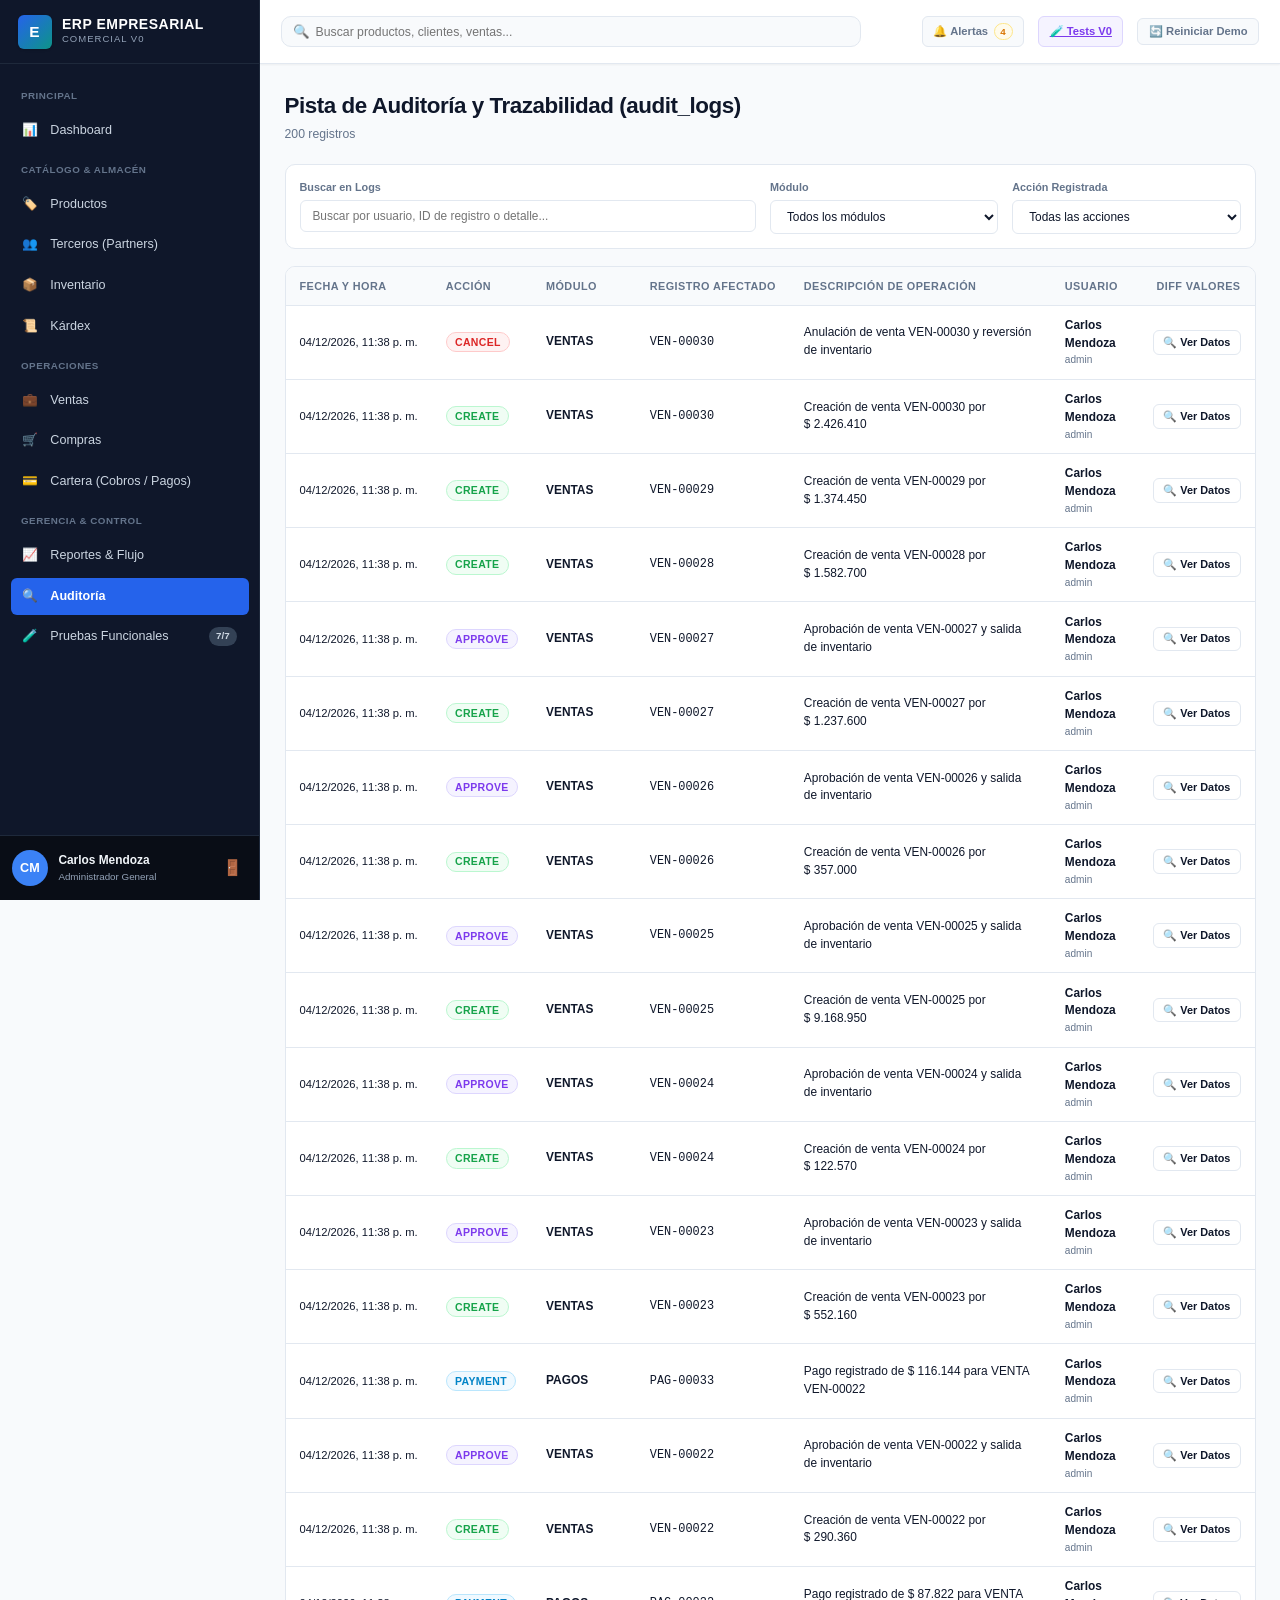
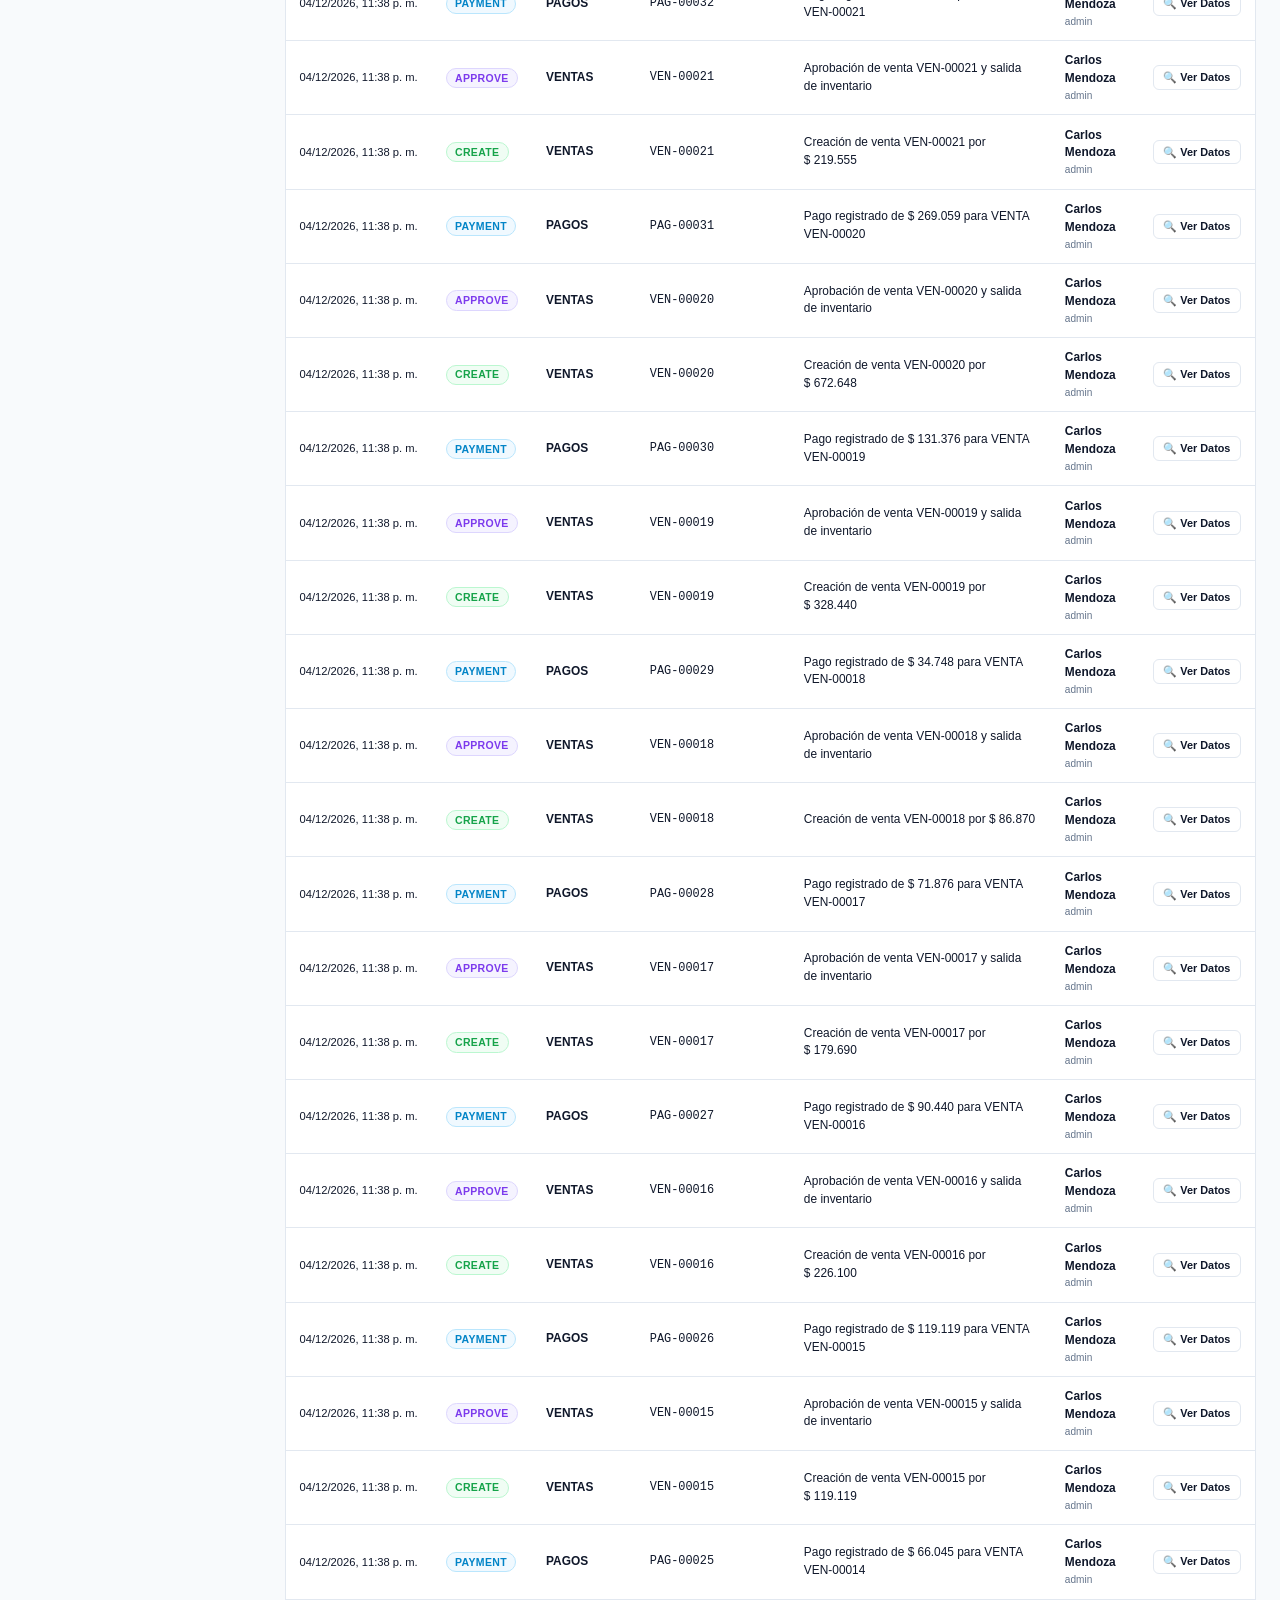
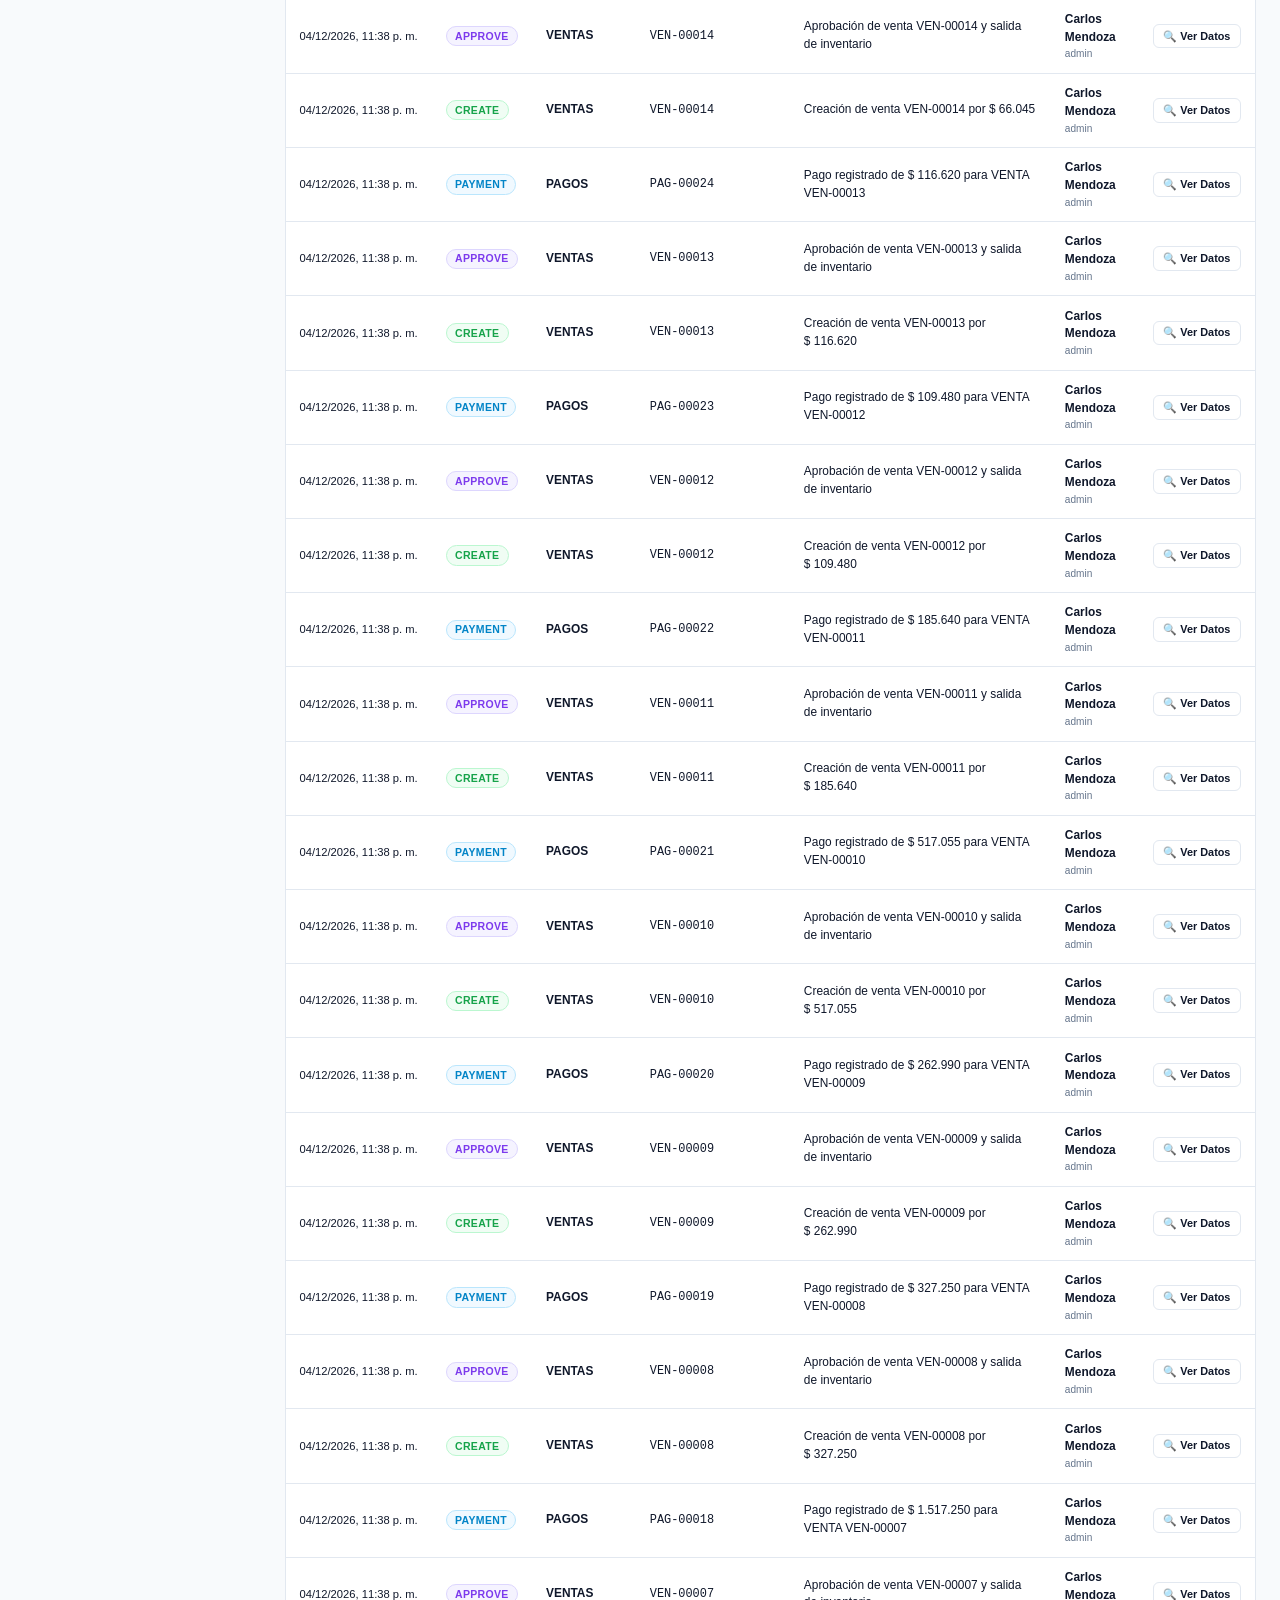
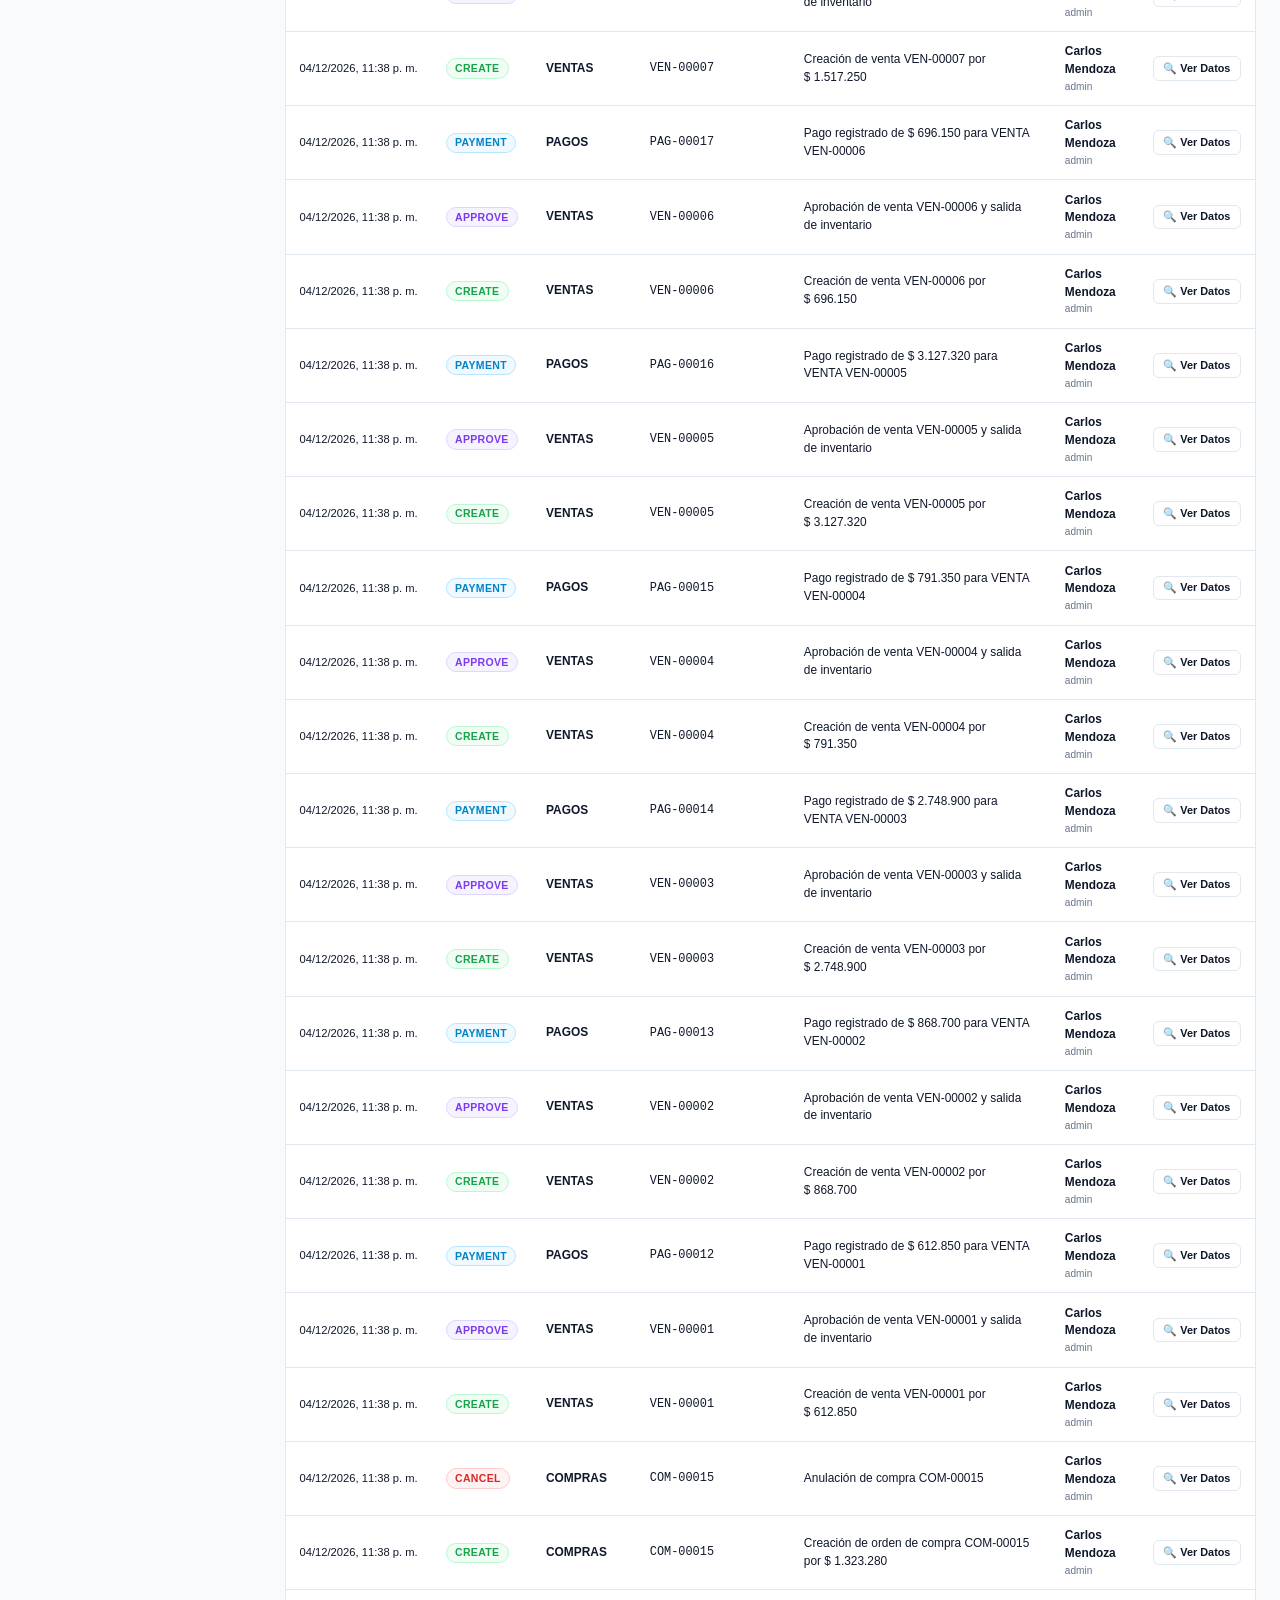
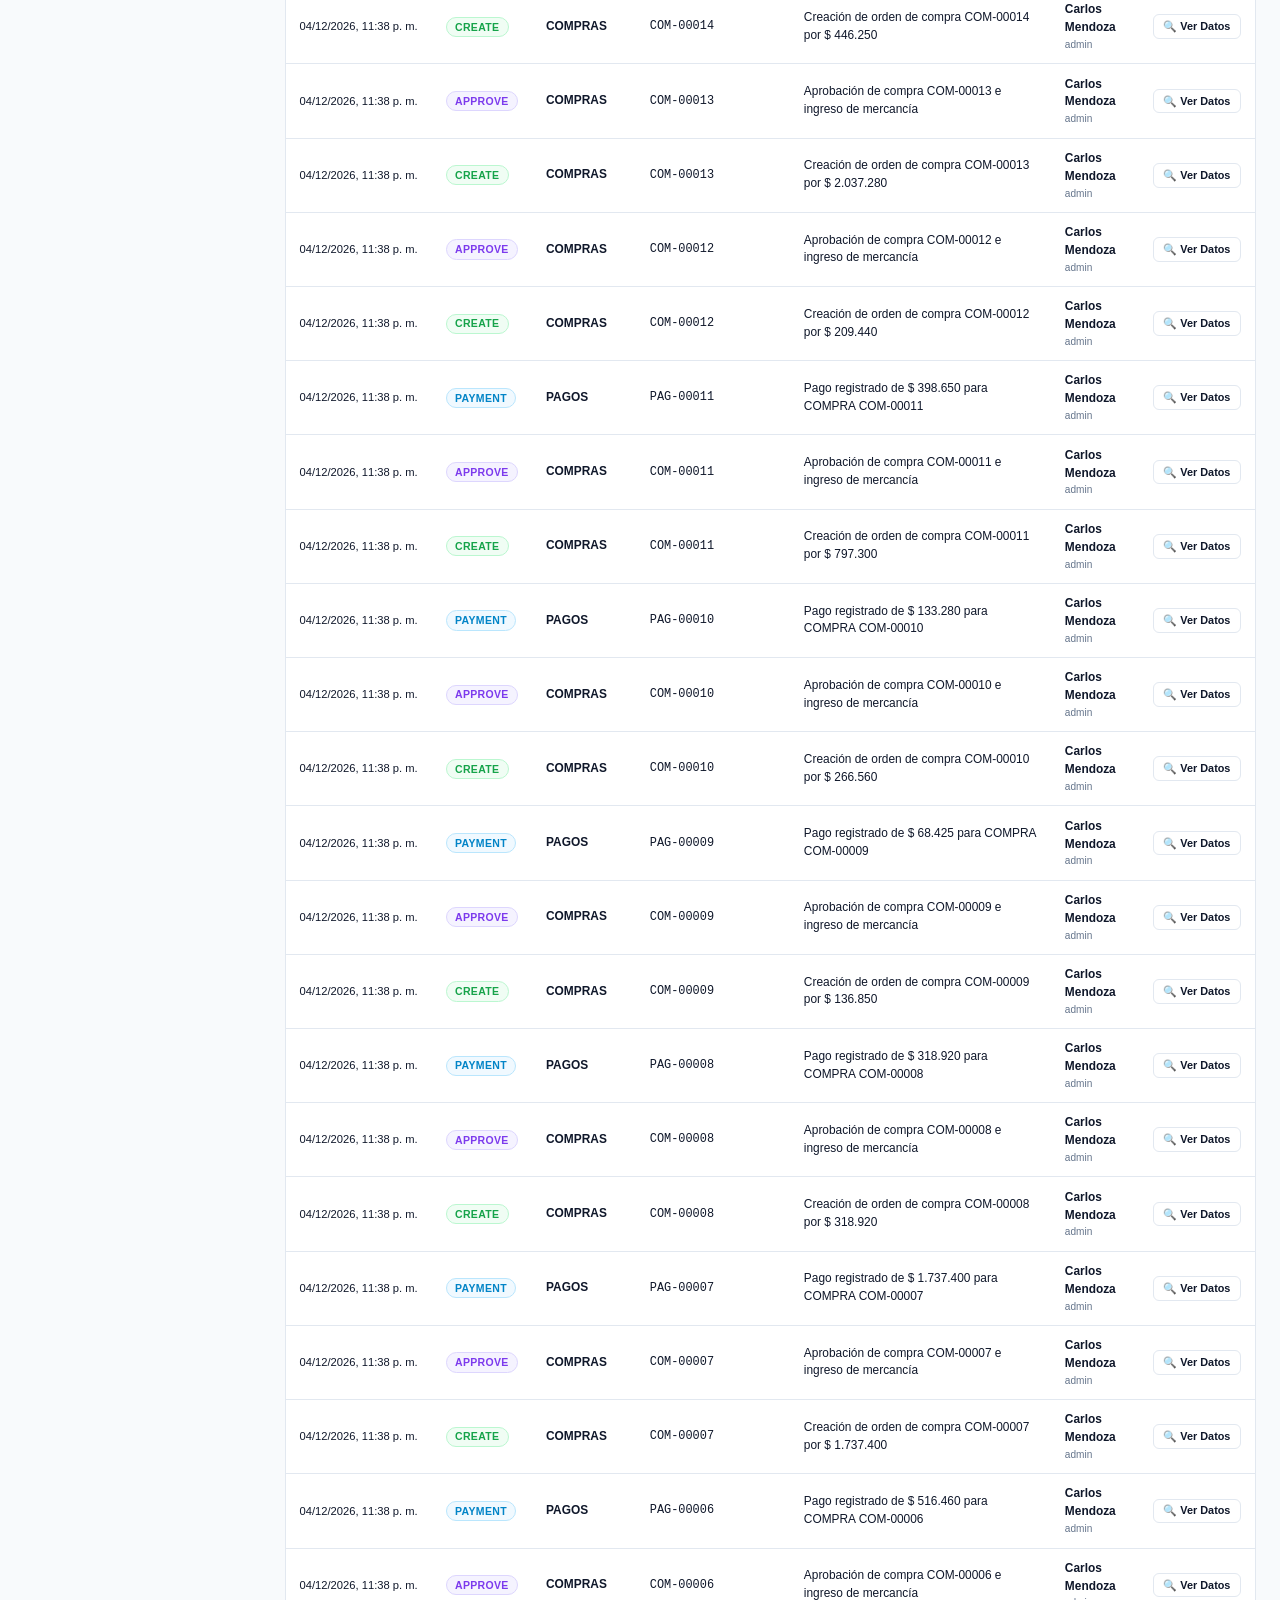
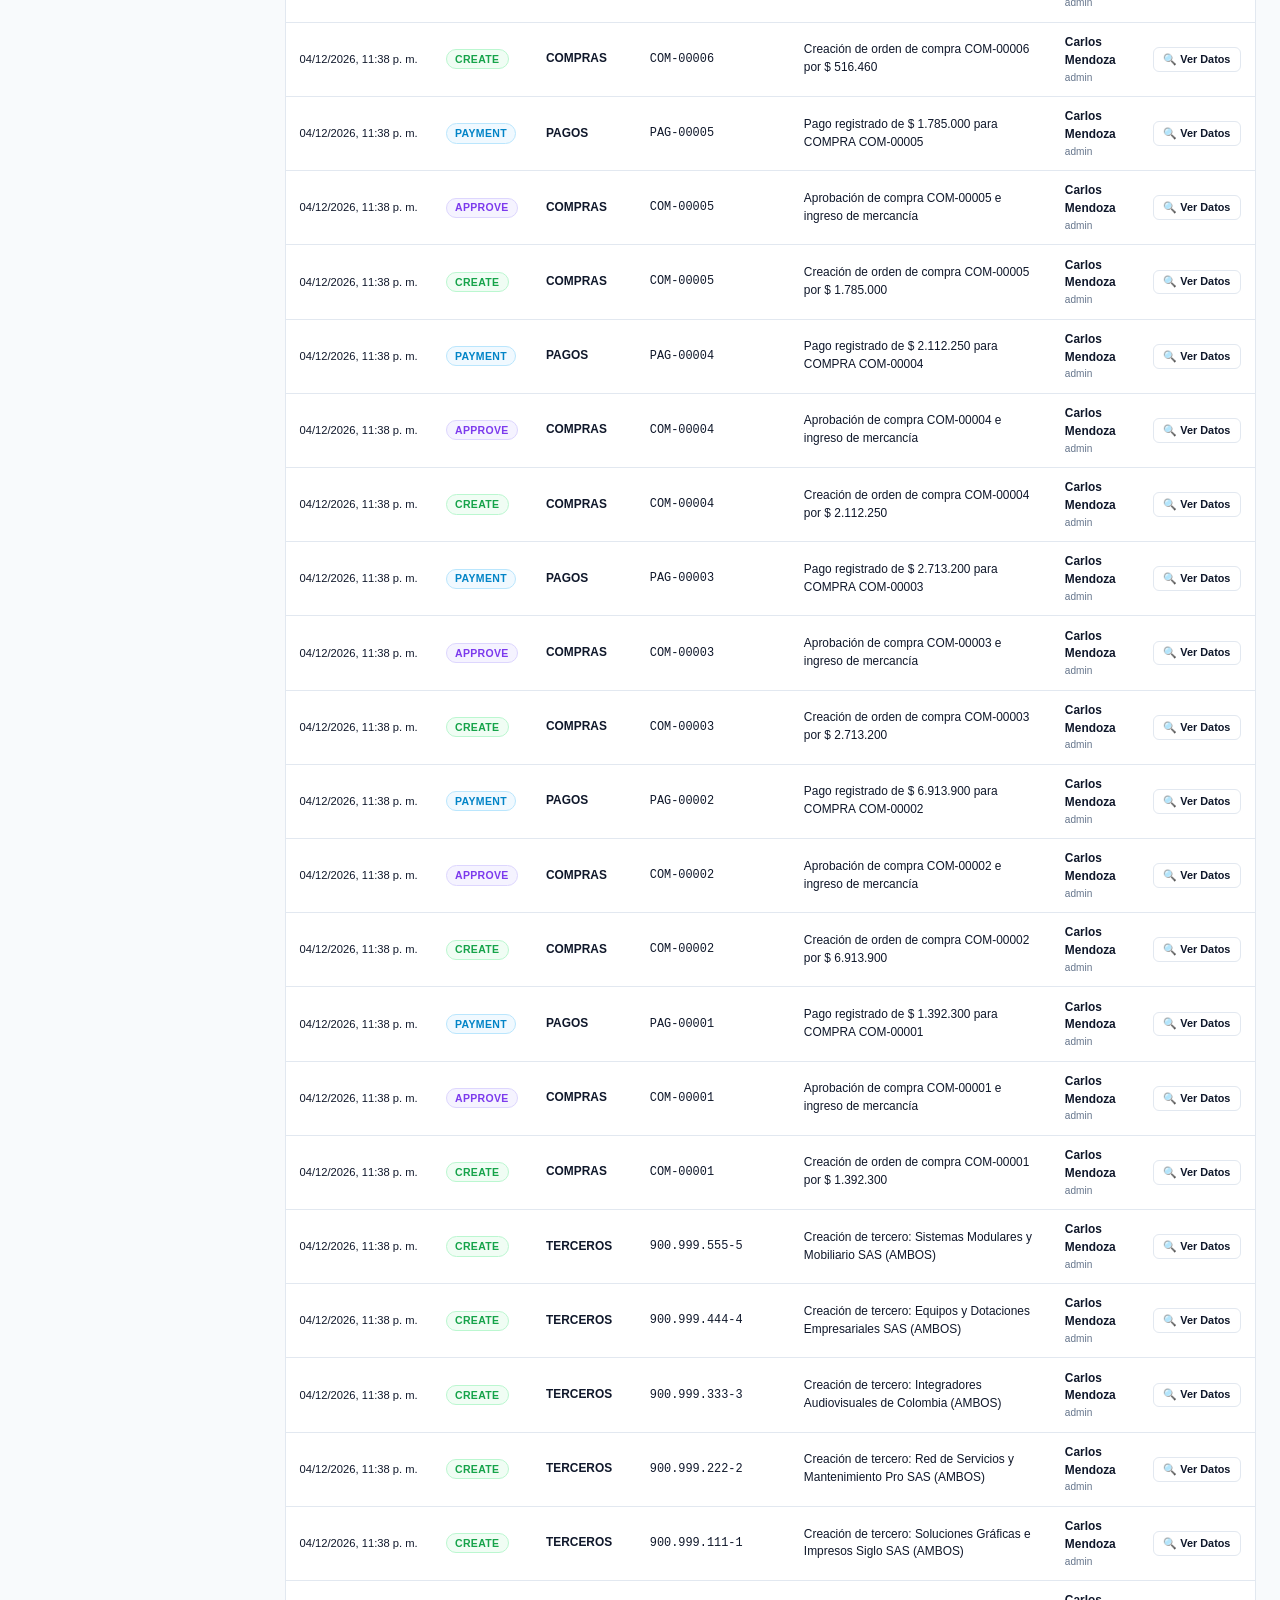
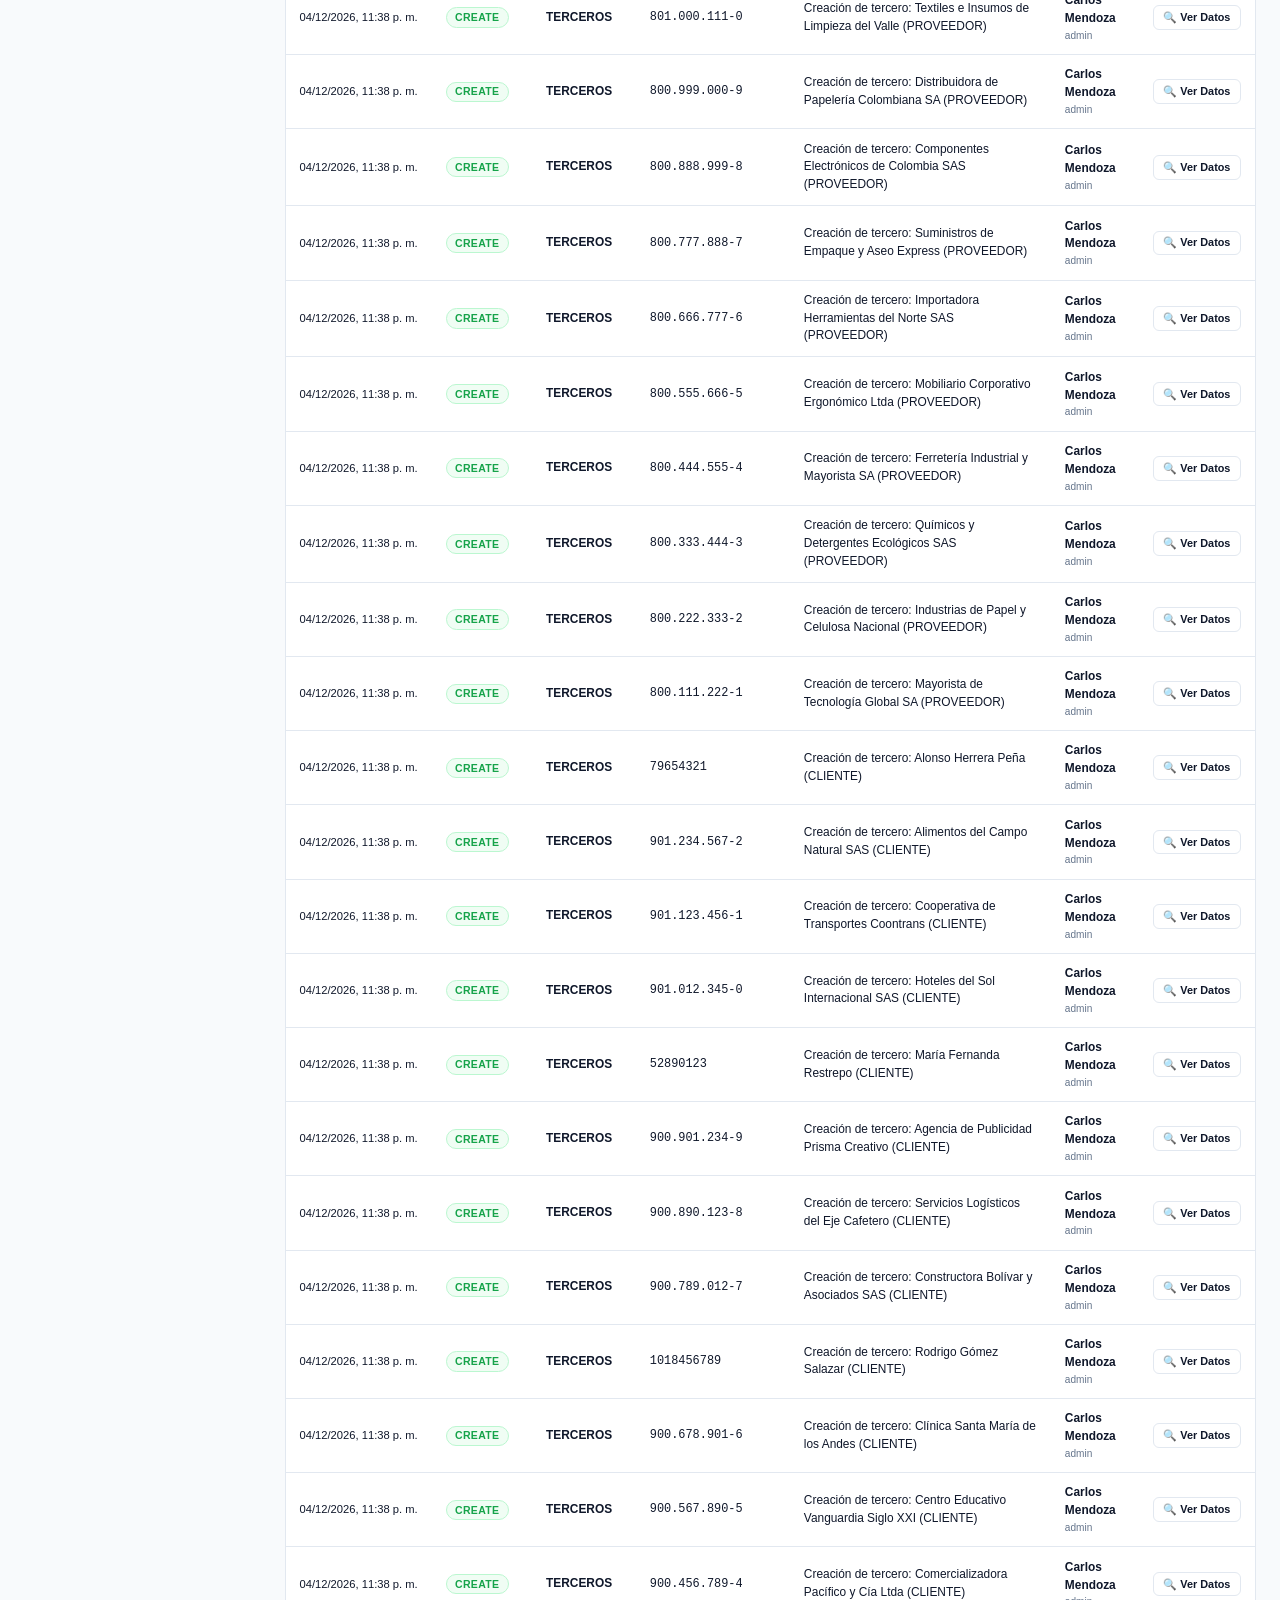
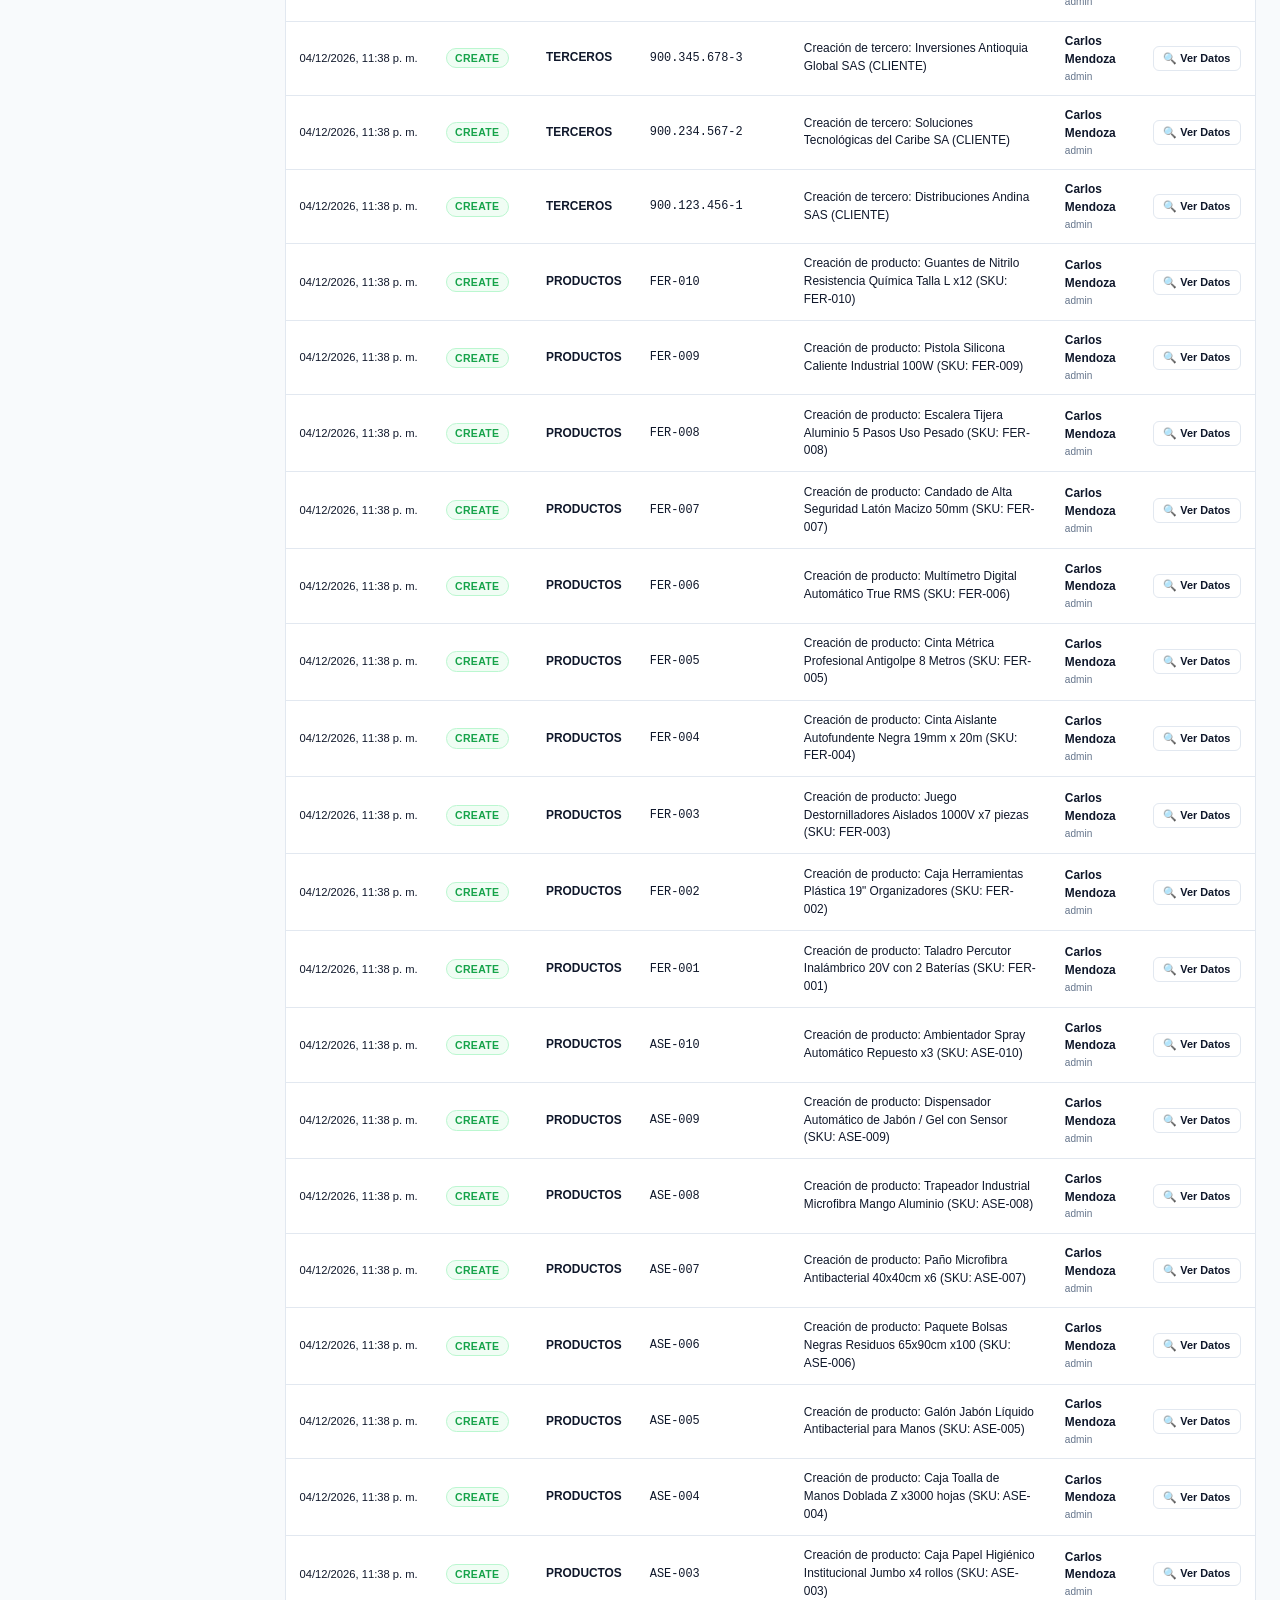
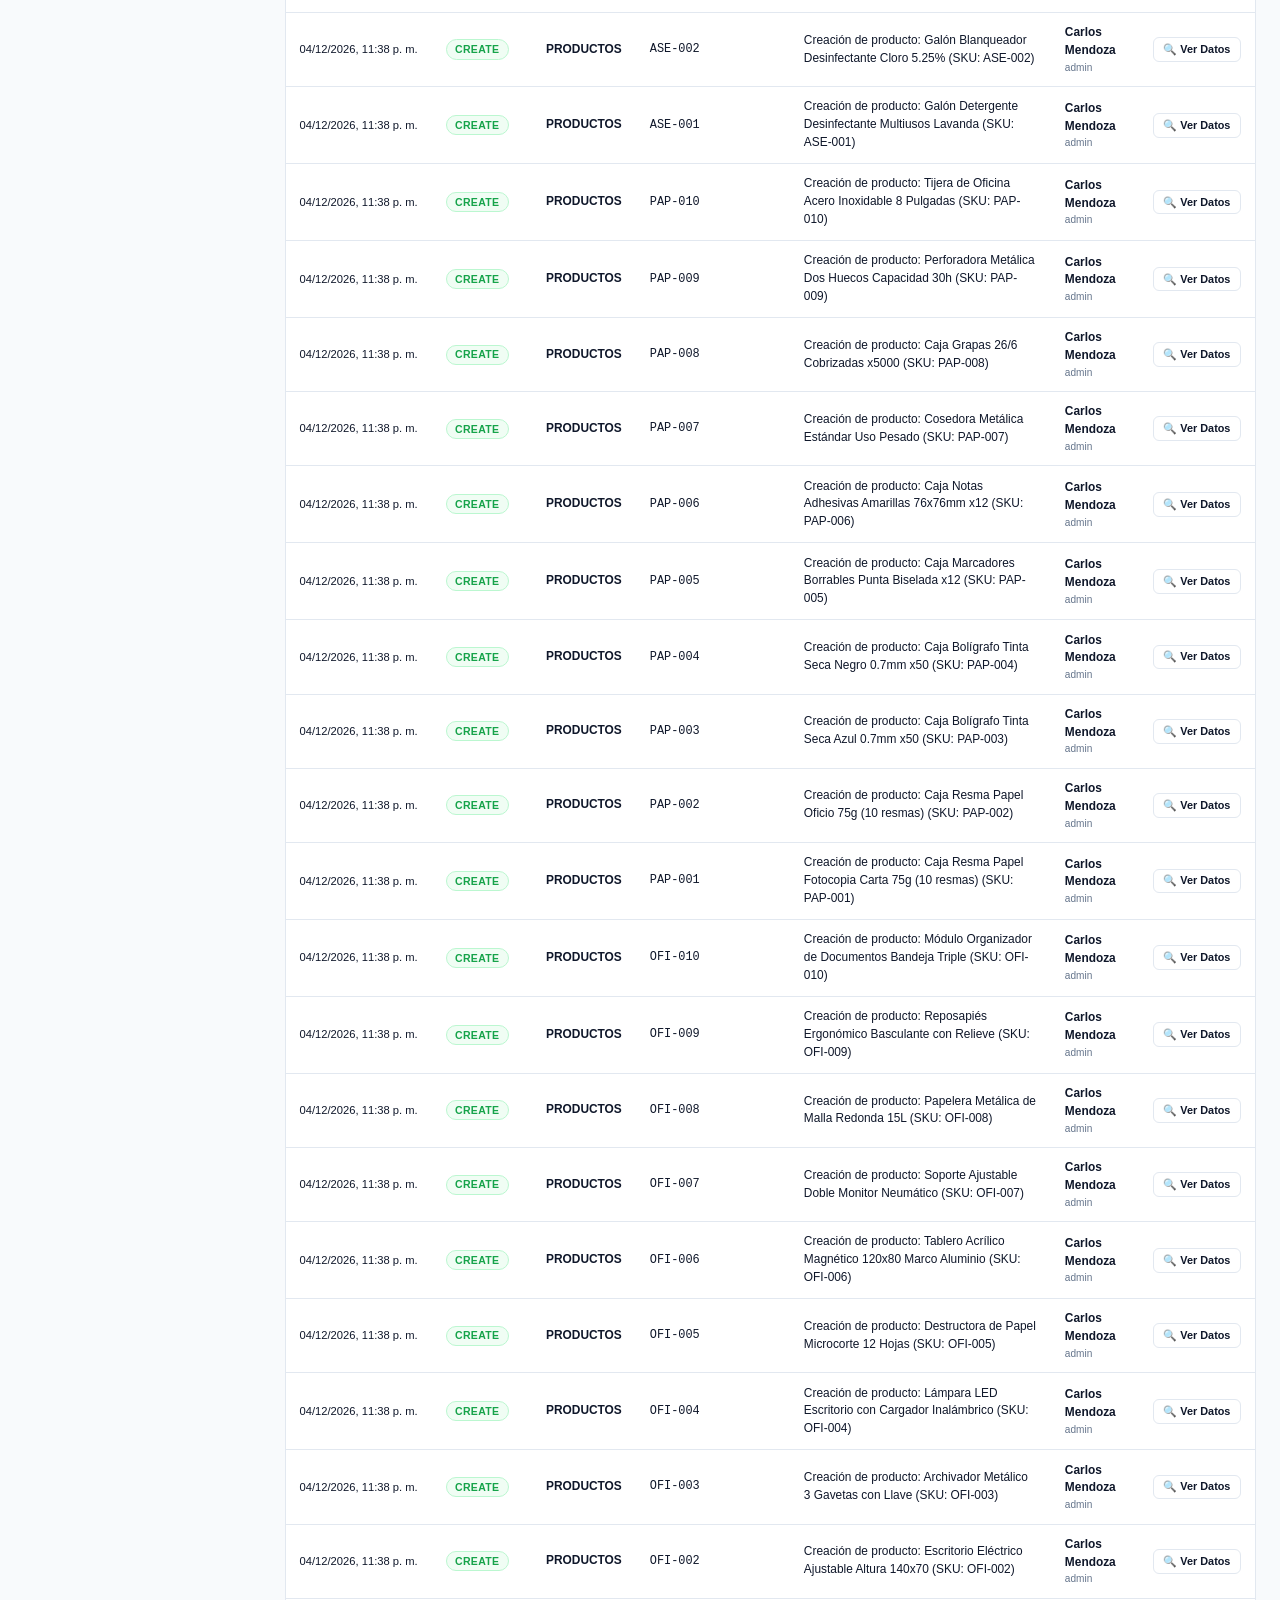
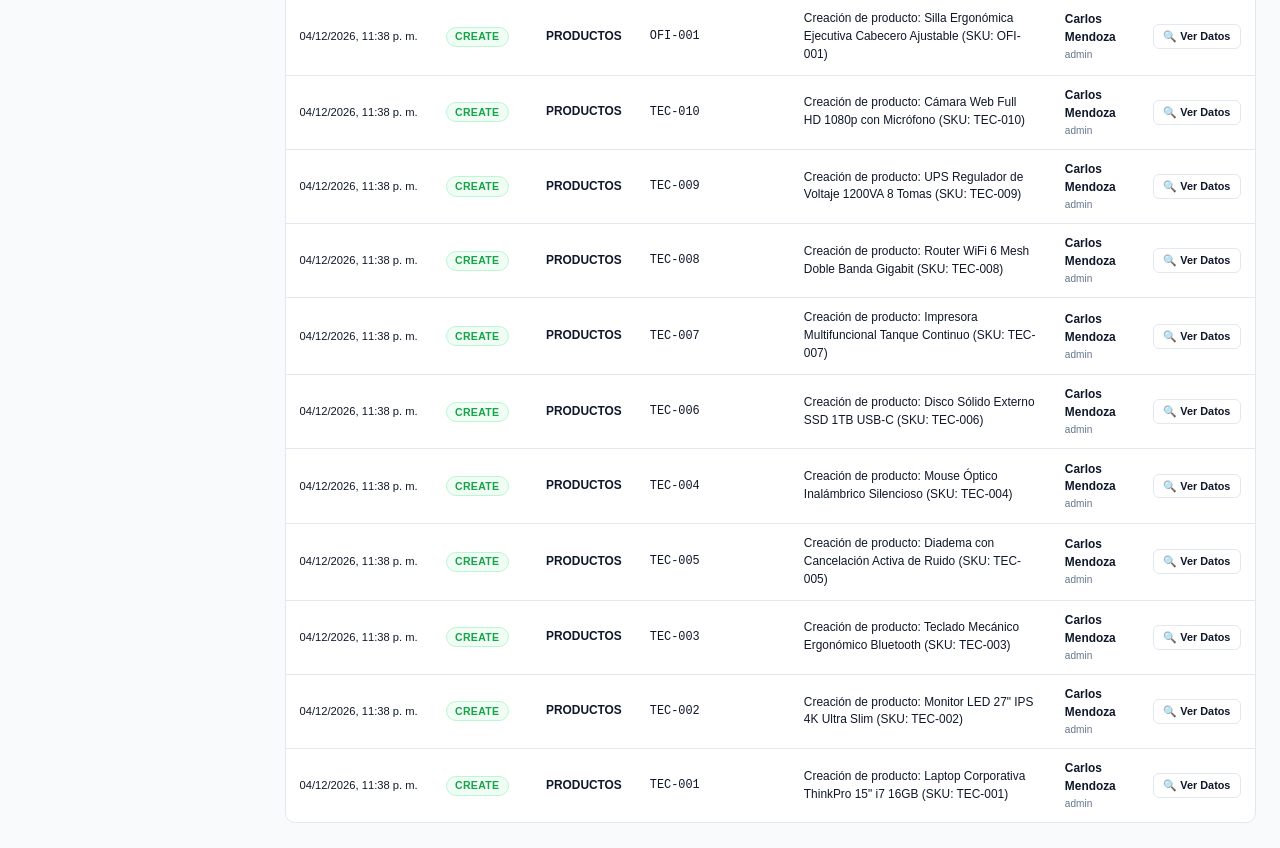
<file: erp-v0/auditoria.html>
<!DOCTYPE html>
<html lang="es">
<head>
  <meta charset="UTF-8" />
  <meta name="viewport" content="width=device-width, initial-scale=1.0" />
  <title>Pista de Auditoría — ERP Empresarial V0</title>
  <link rel="stylesheet" href="css/styles.css" />
  <link rel="stylesheet" href="css/responsive.css" />
  <link rel="stylesheet" href="css/print.css" />
</head>
<body>
  <div class="app-layout">
    <!-- SIDEBAR -->
    <aside class="sidebar">
      <div class="sidebar-header">
        <a href="index.html" class="brand-logo">
          <div class="brand-icon">E</div>
          <div class="brand-text">
            <span class="brand-title">ERP EMPRESARIAL</span>
            <span class="brand-subtitle">COMERCIAL V0</span>
          </div>
        </a>
      </div>

      <nav class="sidebar-nav">
        <div class="nav-section-title">Principal</div>
        <a href="index.html" class="nav-link">
          <span>📊</span>
          <span>Dashboard</span>
        </a>

        <div class="nav-section-title">Catálogo & Almacén</div>
        <a href="productos.html" class="nav-link" data-permission="productos">
          <span>🏷️</span>
          <span>Productos</span>
        </a>
        <a href="terceros.html" class="nav-link" data-permission="clientes">
          <span>👥</span>
          <span>Terceros (Partners)</span>
        </a>
        <a href="inventario.html" class="nav-link" data-permission="inventario">
          <span>📦</span>
          <span>Inventario</span>
        </a>
        <a href="kardex.html" class="nav-link" data-permission="kardex">
          <span>📜</span>
          <span>Kárdex</span>
        </a>

        <div class="nav-section-title">Operaciones</div>
        <a href="ventas.html" class="nav-link" data-permission="ventas">
          <span>💼</span>
          <span>Ventas</span>
        </a>
        <a href="compras.html" class="nav-link" data-permission="compras">
          <span>🛒</span>
          <span>Compras</span>
        </a>
        <a href="cartera.html" class="nav-link" data-permission="cartera">
          <span>💳</span>
          <span>Cartera (Cobros / Pagos)</span>
        </a>

        <div class="nav-section-title">Gerencia & Control</div>
        <a href="reportes.html" class="nav-link" data-permission="reportes">
          <span>📈</span>
          <span>Reportes & Flujo</span>
        </a>
        <a href="auditoria.html" class="nav-link active">
          <span>🔍</span>
          <span>Auditoría</span>
        </a>
        <a href="pruebas.html" class="nav-link">
          <span>🧪</span>
          <span>Pruebas Funcionales</span>
          <span class="nav-badge">7/7</span>
        </a>
      </nav>

      <div class="sidebar-footer">
        <div class="user-profile-badge">
          <div class="user-avatar">AD</div>
          <div class="user-info">
            <span class="user-name">Administrador</span>
            <span class="user-role-tag">admin</span>
          </div>
        </div>
        <button type="button" class="btn-logout" title="Cerrar sesión">🚪</button>
      </div>
    </aside>

    <!-- MAIN CONTENT -->
    <div class="main-wrapper">
      <header class="top-navbar">
        <div class="nav-left">
          <button type="button" class="sidebar-toggle-btn">☰</button>
          <div class="search-container">
            <div class="search-input-wrapper">
              <span class="search-icon">🔍</span>
              <input type="text" id="global-search-input" class="global-search-input" placeholder="Buscar productos, clientes, ventas..." />
            </div>
            <div id="search-results-dropdown" class="search-results-dropdown"></div>
          </div>
        </div>
        <div class="nav-right">
          <button type="button" id="btn-system-notifications" class="topbar-badge-btn">
            🔔 Alertas
            <span id="notif-badge-count" class="badge badge-warning" style="display: none; padding: 0.1rem 0.4rem; font-size: 0.7rem;">0</span>
          </button>
          <a href="pruebas.html" class="topbar-badge-btn btn-test-runner">🧪 Tests V0</a>
          <button type="button" class="topbar-badge-btn" onclick="resetSystemData()">🔄 Reiniciar Demo</button>
        </div>
      </header>

      <main class="page-content">
        <div class="page-header">
          <div class="page-title-group">
            <h1>Pista de Auditoría y Trazabilidad (audit_logs)</h1>
            <p id="audit-count">Registro estricto de eventos, cambios de estado y mutación de datos.</p>
          </div>
        </div>

        <!-- FILTERS -->
        <div class="toolbar-grid" style="grid-template-columns: 2fr 1fr 1fr;">
          <div class="filter-group">
            <label for="audit-search">Buscar en Logs</label>
            <input type="text" id="audit-search" class="form-control" placeholder="Buscar por usuario, ID de registro o detalle..." />
          </div>
          <div class="filter-group">
            <label for="audit-module">Módulo</label>
            <select id="audit-module" class="form-select">
              <option value="">Todos los módulos</option>
              <option value="PRODUCTOS">Productos</option>
              <option value="TERCEROS">Terceros</option>
              <option value="VENTAS">Ventas</option>
              <option value="COMPRAS">Compras</option>
              <option value="INVENTARIO">Inventario</option>
              <option value="PAGOS">Pagos</option>
            </select>
          </div>
          <div class="filter-group">
            <label for="audit-action">Acción Registrada</label>
            <select id="audit-action" class="form-select">
              <option value="">Todas las acciones</option>
              <option value="CREATE">CREATE</option>
              <option value="UPDATE">UPDATE</option>
              <option value="APPROVE">APPROVE</option>
              <option value="CANCEL">CANCEL</option>
              <option value="PAYMENT">PAYMENT</option>
              <option value="DELETE">DELETE</option>
            </select>
          </div>
        </div>

        <!-- TABLE -->
        <div class="table-responsive">
          <table class="table">
            <thead>
              <tr>
                <th>Fecha y Hora</th>
                <th>Acción</th>
                <th>Módulo</th>
                <th>Registro Afectado</th>
                <th>Descripción de Operación</th>
                <th>Usuario</th>
                <th style="text-align: right;">Diff Valores</th>
              </tr>
            </thead>
            <tbody id="audit-table-body">
              <!-- Loaded by auditoria.js -->
            </tbody>
          </table>
        </div>
      </main>
    </div>
  </div>

  <!-- SCRIPT INCLUSIONS -->
  <script src="js/storage.js"></script>
  <script src="js/utils.js"></script>
  <script src="js/auth.js"></script>
  <script src="js/audit.js"></script>
  <script src="js/services.js"></script>
  <script src="js/seed.js"></script>
  <script src="js/app.js"></script>
  <script src="js/auditoria.js"></script>
</body>
</html>
</file>
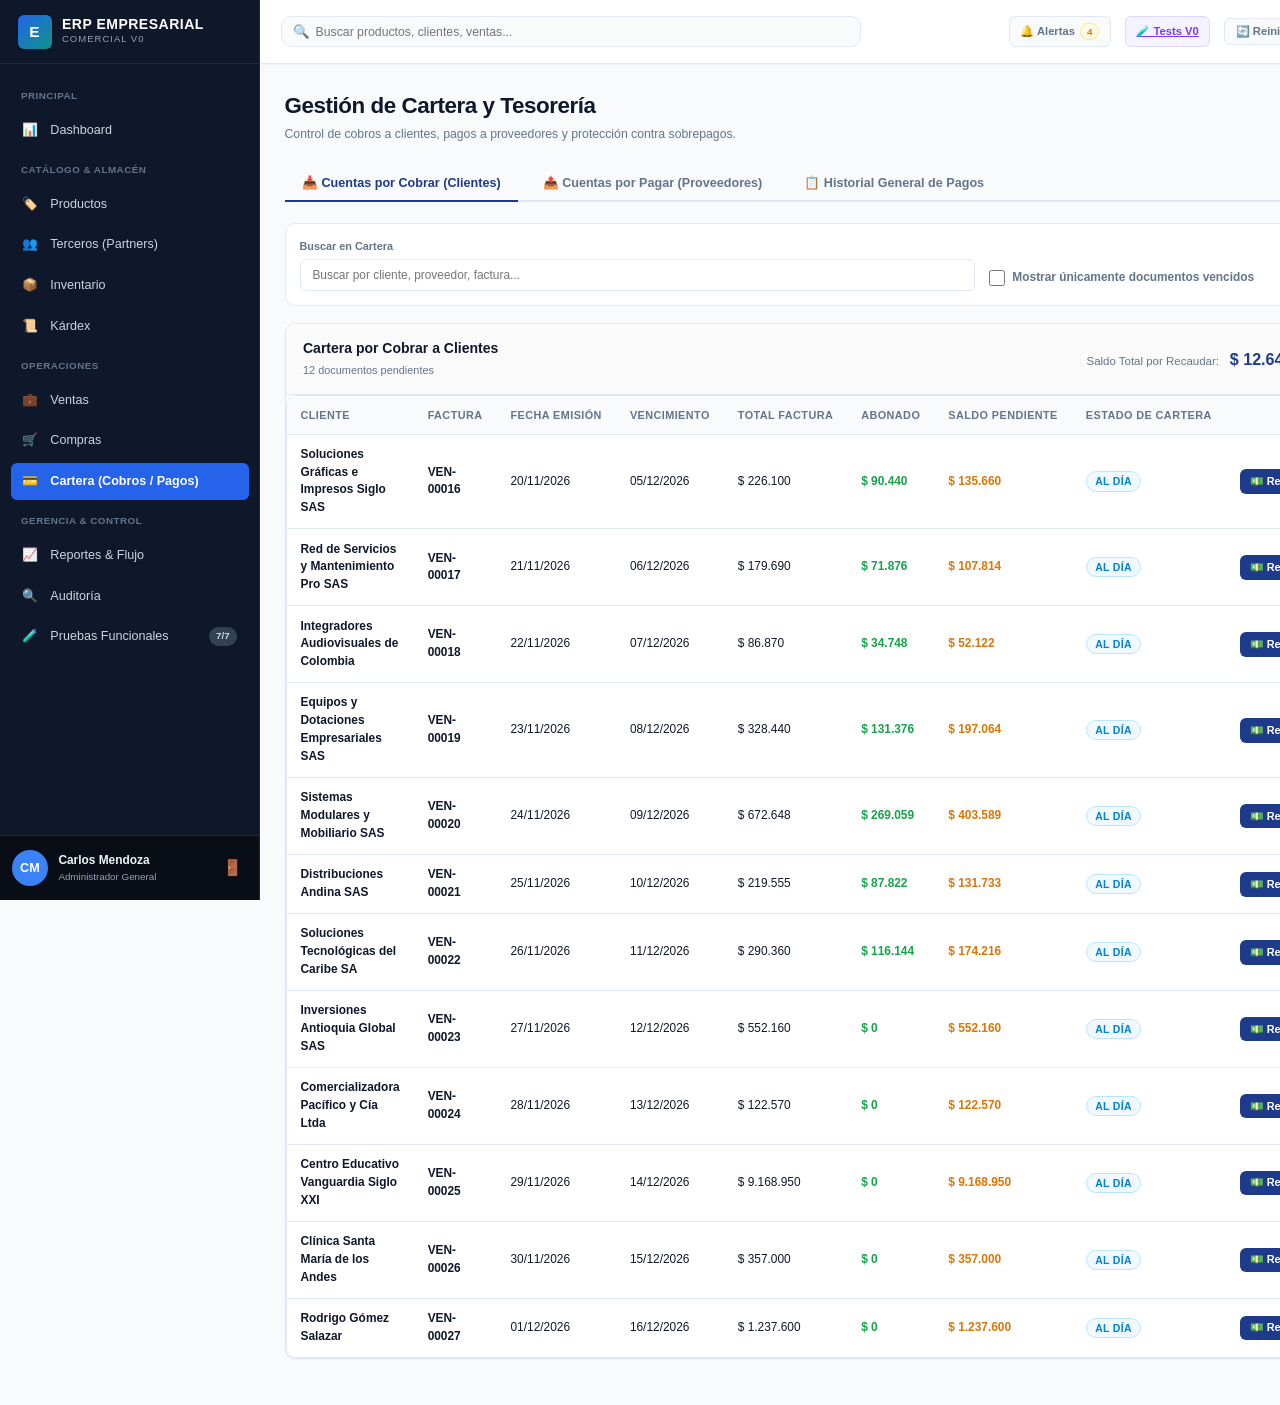
<file: erp-v0/cartera.html>
<!DOCTYPE html>
<html lang="es">
<head>
  <meta charset="UTF-8" />
  <meta name="viewport" content="width=device-width, initial-scale=1.0" />
  <title>Cartera y Pagos — ERP Empresarial V0</title>
  <link rel="stylesheet" href="css/styles.css" />
  <link rel="stylesheet" href="css/dashboard.css" />
  <link rel="stylesheet" href="css/responsive.css" />
  <link rel="stylesheet" href="css/print.css" />
  <style>
    .cartera-tabs {
      display: flex;
      gap: 0.5rem;
      border-bottom: 2px solid var(--border);
      margin-bottom: 1.5rem;
    }
    .cartera-tab-btn {
      padding: 0.75rem 1.25rem;
      font-size: 0.9rem;
      font-weight: 600;
      color: var(--text-muted);
      background: none;
      border: none;
      border-bottom: 2px solid transparent;
      margin-bottom: -2px;
      cursor: pointer;
      transition: var(--transition);
      display: flex;
      align-items: center;
      gap: 0.5rem;
    }
    .cartera-tab-btn:hover {
      color: var(--text-main);
    }
    .cartera-tab-btn.active {
      color: var(--primary);
      border-bottom-color: var(--primary);
    }
  </style>
</head>
<body>
  <div class="app-layout">
    <!-- SIDEBAR -->
    <aside class="sidebar">
      <div class="sidebar-header">
        <a href="index.html" class="brand-logo">
          <div class="brand-icon">E</div>
          <div class="brand-text">
            <span class="brand-title">ERP EMPRESARIAL</span>
            <span class="brand-subtitle">COMERCIAL V0</span>
          </div>
        </a>
      </div>

      <nav class="sidebar-nav">
        <div class="nav-section-title">Principal</div>
        <a href="index.html" class="nav-link">
          <span>📊</span>
          <span>Dashboard</span>
        </a>

        <div class="nav-section-title">Catálogo & Almacén</div>
        <a href="productos.html" class="nav-link" data-permission="productos">
          <span>🏷️</span>
          <span>Productos</span>
        </a>
        <a href="terceros.html" class="nav-link" data-permission="clientes">
          <span>👥</span>
          <span>Terceros (Partners)</span>
        </a>
        <a href="inventario.html" class="nav-link" data-permission="inventario">
          <span>📦</span>
          <span>Inventario</span>
        </a>
        <a href="kardex.html" class="nav-link" data-permission="kardex">
          <span>📜</span>
          <span>Kárdex</span>
        </a>

        <div class="nav-section-title">Operaciones</div>
        <a href="ventas.html" class="nav-link" data-permission="ventas">
          <span>💼</span>
          <span>Ventas</span>
        </a>
        <a href="compras.html" class="nav-link" data-permission="compras">
          <span>🛒</span>
          <span>Compras</span>
        </a>
        <a href="cartera.html" class="nav-link active" data-permission="cartera">
          <span>💳</span>
          <span>Cartera (Cobros / Pagos)</span>
        </a>

        <div class="nav-section-title">Gerencia & Control</div>
        <a href="reportes.html" class="nav-link" data-permission="reportes">
          <span>📈</span>
          <span>Reportes & Flujo</span>
        </a>
        <a href="auditoria.html" class="nav-link">
          <span>🔍</span>
          <span>Auditoría</span>
        </a>
        <a href="pruebas.html" class="nav-link">
          <span>🧪</span>
          <span>Pruebas Funcionales</span>
          <span class="nav-badge">7/7</span>
        </a>
      </nav>

      <div class="sidebar-footer">
        <div class="user-profile-badge">
          <div class="user-avatar">AD</div>
          <div class="user-info">
            <span class="user-name">Administrador</span>
            <span class="user-role-tag">admin</span>
          </div>
        </div>
        <button type="button" class="btn-logout" title="Cerrar sesión">🚪</button>
      </div>
    </aside>

    <!-- MAIN CONTENT -->
    <div class="main-wrapper">
      <header class="top-navbar">
        <div class="nav-left">
          <button type="button" class="sidebar-toggle-btn">☰</button>
          <div class="search-container">
            <div class="search-input-wrapper">
              <span class="search-icon">🔍</span>
              <input type="text" id="global-search-input" class="global-search-input" placeholder="Buscar productos, clientes, ventas..." />
            </div>
            <div id="search-results-dropdown" class="search-results-dropdown"></div>
          </div>
        </div>
        <div class="nav-right">
          <button type="button" id="btn-system-notifications" class="topbar-badge-btn">
            🔔 Alertas
            <span id="notif-badge-count" class="badge badge-warning" style="display: none; padding: 0.1rem 0.4rem; font-size: 0.7rem;">0</span>
          </button>
          <a href="pruebas.html" class="topbar-badge-btn btn-test-runner">🧪 Tests V0</a>
          <button type="button" class="topbar-badge-btn" onclick="resetSystemData()">🔄 Reiniciar Demo</button>
        </div>
      </header>

      <main class="page-content">
        <div class="page-header">
          <div class="page-title-group">
            <h1>Gestión de Cartera y Tesorería</h1>
            <p>Control de cobros a clientes, pagos a proveedores y protección contra sobrepagos.</p>
          </div>
        </div>

        <!-- TABS -->
        <div class="cartera-tabs">
          <button type="button" class="cartera-tab-btn active" data-tab="AR">
            📥 Cuentas por Cobrar (Clientes)
          </button>
          <button type="button" class="cartera-tab-btn" data-tab="AP">
            📤 Cuentas por Pagar (Proveedores)
          </button>
          <button type="button" class="cartera-tab-btn" data-tab="HISTORY">
            📋 Historial General de Pagos
          </button>
        </div>

        <!-- FILTERS -->
        <div class="toolbar-grid" style="grid-template-columns: 2fr 1fr; margin-bottom: 1.25rem;">
          <div class="filter-group">
            <label for="cartera-search">Buscar en Cartera</label>
            <input type="text" id="cartera-search" class="form-control" placeholder="Buscar por cliente, proveedor, factura..." />
          </div>
          <div class="filter-group" style="justify-content: flex-end; padding-bottom: 0.25rem;">
            <label style="display: flex; align-items: center; gap: 0.5rem; cursor: pointer; font-size: 0.85rem; font-weight: 600;">
              <input type="checkbox" id="cartera-filter-overdue" style="width: 16px; height: 16px;" />
              Mostrar únicamente documentos vencidos
            </label>
          </div>
        </div>

        <!-- SECTION 1: CUENTAS POR COBRAR -->
        <section id="sec-cuentas-cobrar">
          <div class="card">
            <div class="card-header">
              <div>
                <h3 class="card-title">Cartera por Cobrar a Clientes</h3>
                <span id="ar-count" style="font-size: 0.78rem; color: var(--text-muted);">0 facturas pendientes</span>
              </div>
              <div>
                <span style="font-size: 0.82rem; color: var(--text-muted); margin-right: 0.5rem;">Saldo Total por Recaudar:</span>
                <strong id="ar-total-balance" style="font-size: 1.15rem; color: var(--primary);">$ 0</strong>
              </div>
            </div>
            <div class="table-responsive">
              <table class="table">
                <thead>
                  <tr>
                    <th>Cliente</th>
                    <th>Factura</th>
                    <th>Fecha Emisión</th>
                    <th>Vencimiento</th>
                    <th>Total Factura</th>
                    <th>Abonado</th>
                    <th>Saldo Pendiente</th>
                    <th>Estado de Cartera</th>
                    <th style="text-align: right;">Acción</th>
                  </tr>
                </thead>
                <tbody id="ar-table-body">
                  <!-- Loaded by payments.js -->
                </tbody>
              </table>
            </div>
          </div>
        </section>

        <!-- SECTION 2: CUENTAS POR PAGAR -->
        <section id="sec-cuentas-pagar" style="display: none;">
          <div class="card">
            <div class="card-header">
              <div>
                <h3 class="card-title">Cuentas por Pagar a Proveedores</h3>
                <span id="ap-count" style="font-size: 0.78rem; color: var(--text-muted);">0 compras pendientes</span>
              </div>
              <div>
                <span style="font-size: 0.82rem; color: var(--text-muted); margin-right: 0.5rem;">Deuda Total Proveedores:</span>
                <strong id="ap-total-balance" style="font-size: 1.15rem; color: var(--danger);">$ 0</strong>
              </div>
            </div>
            <div class="table-responsive">
              <table class="table">
                <thead>
                  <tr>
                    <th>Proveedor</th>
                    <th>Orden de Compra</th>
                    <th>Fecha Emisión</th>
                    <th>Vencimiento</th>
                    <th>Total Orden</th>
                    <th>Abonado</th>
                    <th>Saldo a Pagar</th>
                    <th>Estado de Pago</th>
                    <th style="text-align: right;">Acción</th>
                  </tr>
                </thead>
                <tbody id="ap-table-body">
                  <!-- Loaded by payments.js -->
                </tbody>
              </table>
            </div>
          </div>
        </section>

        <!-- SECTION 3: HISTORIAL GENERAL -->
        <section id="sec-historial-pagos" style="display: none;">
          <div class="card">
            <div class="card-header">
              <div>
                <h3 class="card-title">Registro Maestro de Recaudos y Desembolsos</h3>
                <span id="history-count" style="font-size: 0.78rem; color: var(--text-muted);">0 comprobantes registrados</span>
              </div>
            </div>
            <div class="table-responsive">
              <table class="table">
                <thead>
                  <tr>
                    <th>N° Comprobante</th>
                    <th>Tipo</th>
                    <th>Documento Afectado</th>
                    <th>Tercero</th>
                    <th>Método de Pago</th>
                    <th>Monto Transacción</th>
                    <th>Fecha y Hora</th>
                    <th>Usuario Responsable</th>
                  </tr>
                </thead>
                <tbody id="history-payments-table-body">
                  <!-- Loaded by payments.js -->
                </tbody>
              </table>
            </div>
          </div>
        </section>
      </main>
    </div>
  </div>

  <!-- MODAL: REGISTRAR PAGO CON CONTROL DE SOBREPAGO (Requirement 18) -->
  <div id="payment-modal-overlay" class="modal-overlay">
    <div class="modal-dialog" style="max-width: 520px;">
      <div class="modal-header">
        <h3 class="modal-title">Registrar Transacción de Pago</h3>
        <button type="button" class="modal-close-btn" onclick="closePaymentModal()">&times;</button>
      </div>
      <form id="payment-form">
        <input type="hidden" id="pay-doc-type" />
        <input type="hidden" id="pay-doc-number" />
        <input type="hidden" id="pay-max-balance-hidden" />

        <div class="modal-body">
          <div style="background: #f1f5f9; border-radius: var(--radius-sm); padding: 0.85rem 1rem; margin-bottom: 1.25rem;">
            <div id="pay-third-party-info" style="font-weight: 700; font-size: 0.95rem;">-</div>
            <div id="pay-total-info" style="font-size: 0.8rem; color: var(--text-muted); margin-top: 0.2rem;">Total Documento: $ 0</div>
            <div id="pay-current-balance-info" style="font-size: 0.95rem; font-weight: 700; color: var(--primary); margin-top: 0.35rem;">Saldo Pendiente: $ 0</div>
          </div>

          <div class="form-group" style="margin-bottom: 1rem;">
            <label for="pay-amount">Monto del Pago ($) <span class="required">*</span></label>
            <input type="number" id="pay-amount" class="form-control" min="1" step="1" required style="font-size: 1.15rem; font-weight: 700; color: var(--primary);" />
            <small class="form-help">Regla de Negocio: No se permite registrar pagos mayores al saldo pendiente del documento.</small>
          </div>

          <div class="form-row">
            <div class="form-group">
              <label for="pay-method">Método de Pago <span class="required">*</span></label>
              <select id="pay-method" class="form-select" required>
                <option value="Efectivo">Efectivo</option>
                <option value="Transferencia">Transferencia Bancaria</option>
                <option value="Tarjeta">Tarjeta de Crédito / Débito</option>
                <option value="Cheque">Cheque</option>
              </select>
            </div>
            <div class="form-group">
              <label for="pay-reference">N° Comprobante / Referencia</label>
              <input type="text" id="pay-reference" class="form-control" placeholder="Ej: TRF-83921" />
            </div>
          </div>

          <div class="form-group">
            <label for="pay-notes">Notas / Observaciones del Recibo</label>
            <textarea id="pay-notes" class="form-control" rows="2" placeholder="Observaciones contables..."></textarea>
          </div>
        </div>
        <div class="modal-footer">
          <button type="button" class="btn btn-secondary" onclick="closePaymentModal()">Cancelar</button>
          <button type="submit" class="btn btn-success">Confirmar y Aplicar Pago</button>
        </div>
      </form>
    </div>
  </div>

  <!-- SCRIPT INCLUSIONS -->
  <script src="js/storage.js"></script>
  <script src="js/utils.js"></script>
  <script src="js/auth.js"></script>
  <script src="js/audit.js"></script>
  <script src="js/services.js"></script>
  <script src="js/seed.js"></script>
  <script src="js/app.js"></script>
  <script src="js/payments.js"></script>
</body>
</html>
</file>
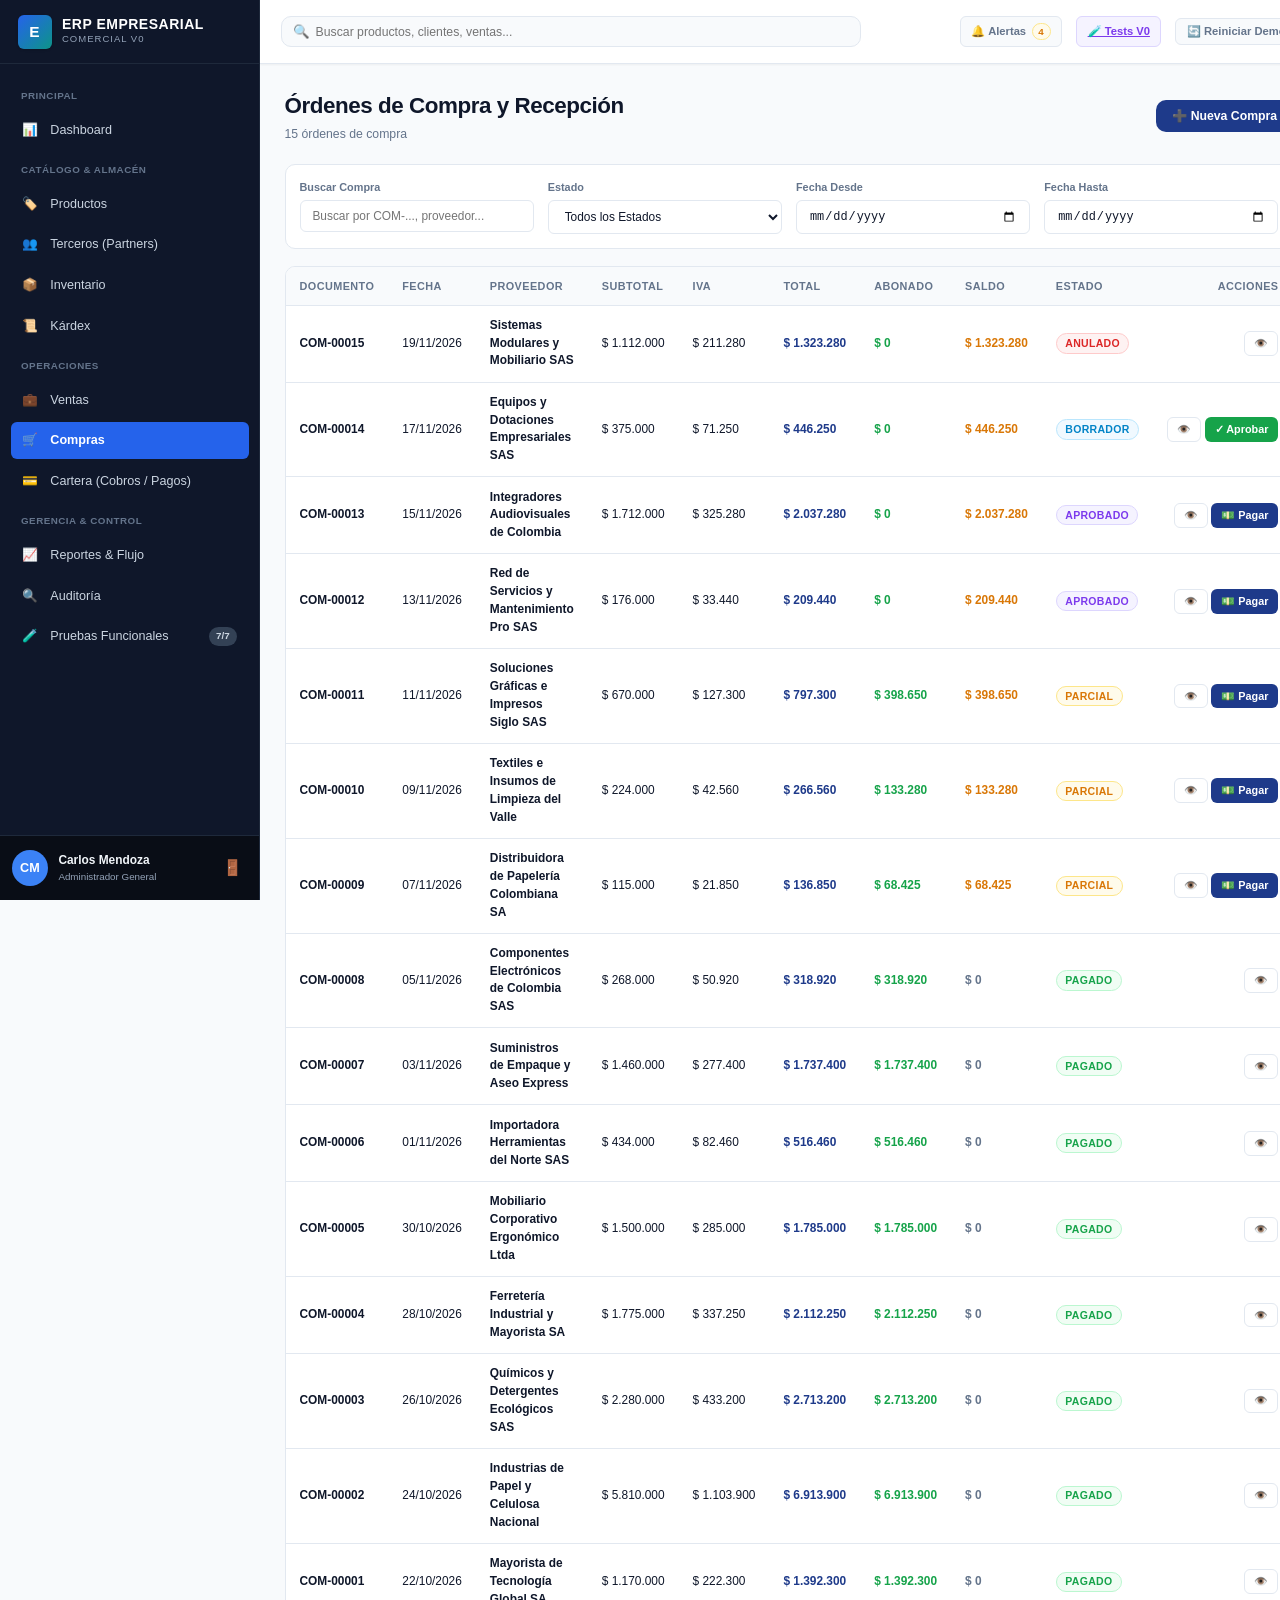
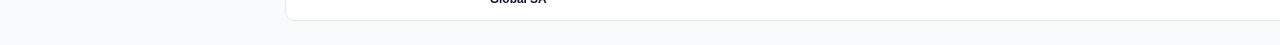
<file: erp-v0/compras.html>
<!DOCTYPE html>
<html lang="es">
<head>
  <meta charset="UTF-8" />
  <meta name="viewport" content="width=device-width, initial-scale=1.0" />
  <title>Órdenes de Compra y Abastecimiento — ERP Empresarial V0</title>
  <link rel="stylesheet" href="css/styles.css" />
  <link rel="stylesheet" href="css/responsive.css" />
  <link rel="stylesheet" href="css/print.css" />
</head>
<body>
  <div class="app-layout">
    <!-- SIDEBAR -->
    <aside class="sidebar">
      <div class="sidebar-header">
        <a href="index.html" class="brand-logo">
          <div class="brand-icon">E</div>
          <div class="brand-text">
            <span class="brand-title">ERP EMPRESARIAL</span>
            <span class="brand-subtitle">COMERCIAL V0</span>
          </div>
        </a>
      </div>

      <nav class="sidebar-nav">
        <div class="nav-section-title">Principal</div>
        <a href="index.html" class="nav-link">
          <span>📊</span>
          <span>Dashboard</span>
        </a>

        <div class="nav-section-title">Catálogo & Almacén</div>
        <a href="productos.html" class="nav-link" data-permission="productos">
          <span>🏷️</span>
          <span>Productos</span>
        </a>
        <a href="terceros.html" class="nav-link" data-permission="clientes">
          <span>👥</span>
          <span>Terceros (Partners)</span>
        </a>
        <a href="inventario.html" class="nav-link" data-permission="inventario">
          <span>📦</span>
          <span>Inventario</span>
        </a>
        <a href="kardex.html" class="nav-link" data-permission="kardex">
          <span>📜</span>
          <span>Kárdex</span>
        </a>

        <div class="nav-section-title">Operaciones</div>
        <a href="ventas.html" class="nav-link" data-permission="ventas">
          <span>💼</span>
          <span>Ventas</span>
        </a>
        <a href="compras.html" class="nav-link active" data-permission="compras">
          <span>🛒</span>
          <span>Compras</span>
        </a>
        <a href="cartera.html" class="nav-link" data-permission="cartera">
          <span>💳</span>
          <span>Cartera (Cobros / Pagos)</span>
        </a>

        <div class="nav-section-title">Gerencia & Control</div>
        <a href="reportes.html" class="nav-link" data-permission="reportes">
          <span>📈</span>
          <span>Reportes & Flujo</span>
        </a>
        <a href="auditoria.html" class="nav-link">
          <span>🔍</span>
          <span>Auditoría</span>
        </a>
        <a href="pruebas.html" class="nav-link">
          <span>🧪</span>
          <span>Pruebas Funcionales</span>
          <span class="nav-badge">7/7</span>
        </a>
      </nav>

      <div class="sidebar-footer">
        <div class="user-profile-badge">
          <div class="user-avatar">AD</div>
          <div class="user-info">
            <span class="user-name">Administrador</span>
            <span class="user-role-tag">admin</span>
          </div>
        </div>
        <button type="button" class="btn-logout" title="Cerrar sesión">🚪</button>
      </div>
    </aside>

    <!-- MAIN CONTENT -->
    <div class="main-wrapper">
      <header class="top-navbar">
        <div class="nav-left">
          <button type="button" class="sidebar-toggle-btn">☰</button>
          <div class="search-container">
            <div class="search-input-wrapper">
              <span class="search-icon">🔍</span>
              <input type="text" id="global-search-input" class="global-search-input" placeholder="Buscar productos, clientes, ventas..." />
            </div>
            <div id="search-results-dropdown" class="search-results-dropdown"></div>
          </div>
        </div>
        <div class="nav-right">
          <button type="button" id="btn-system-notifications" class="topbar-badge-btn">
            🔔 Alertas
            <span id="notif-badge-count" class="badge badge-warning" style="display: none; padding: 0.1rem 0.4rem; font-size: 0.7rem;">0</span>
          </button>
          <a href="pruebas.html" class="topbar-badge-btn btn-test-runner">🧪 Tests V0</a>
          <button type="button" class="topbar-badge-btn" onclick="resetSystemData()">🔄 Reiniciar Demo</button>
        </div>
      </header>

      <main class="page-content">
        <div class="page-header">
          <div class="page-title-group">
            <h1>Órdenes de Compra y Recepción</h1>
            <p id="purchases-count">Cargando órdenes de compra...</p>
          </div>
          <div class="page-actions">
            <button type="button" class="btn btn-primary" onclick="openNewPurchaseModal()">
              ➕ Nueva Compra
            </button>
          </div>
        </div>

        <!-- FILTERS -->
        <div class="toolbar-grid" style="grid-template-columns: repeat(auto-fit, minmax(180px, 1fr));">
          <div class="filter-group">
            <label for="purchases-filter-search">Buscar Compra</label>
            <input type="text" id="purchases-filter-search" class="form-control" placeholder="Buscar por COM-..., proveedor..." />
          </div>
          <div class="filter-group">
            <label for="purchases-filter-status">Estado</label>
            <select id="purchases-filter-status" class="form-select">
              <option value="ALL">Todos los Estados</option>
              <option value="BORRADOR">Borrador</option>
              <option value="APROBADO">Aprobado</option>
              <option value="PARCIALMENTE PAGADO">Parcialmente pagado</option>
              <option value="PAGADO">Pagado</option>
              <option value="FINALIZADO">Finalizado</option>
              <option value="ANULADO">Anulado</option>
            </select>
          </div>
          <div class="filter-group">
            <label for="purchases-filter-start">Fecha Desde</label>
            <input type="date" id="purchases-filter-start" class="form-control" />
          </div>
          <div class="filter-group">
            <label for="purchases-filter-end">Fecha Hasta</label>
            <input type="date" id="purchases-filter-end" class="form-control" />
          </div>
        </div>

        <!-- PURCHASES TABLE -->
        <div class="table-responsive">
          <table class="table">
            <thead>
              <tr>
                <th>Documento</th>
                <th>Fecha</th>
                <th>Proveedor</th>
                <th>Subtotal</th>
                <th>IVA</th>
                <th>Total</th>
                <th>Abonado</th>
                <th>Saldo</th>
                <th>Estado</th>
                <th style="text-align: right;">Acciones</th>
              </tr>
            </thead>
            <tbody id="purchases-table-body">
              <!-- Loaded by purchases.js -->
            </tbody>
          </table>
        </div>
      </main>
    </div>
  </div>

  <!-- MODAL: NUEVA COMPRA -->
  <div id="purchase-modal-overlay" class="modal-overlay">
    <div class="modal-dialog modal-dialog-xl">
      <div class="modal-header">
        <h3 class="modal-title">Registrar Orden de Compra</h3>
        <button type="button" class="modal-close-btn" onclick="closePurchaseModal()">&times;</button>
      </div>
      <form id="purchase-form">
        <div class="modal-body">
          <div class="form-row">
            <div class="form-group" style="grid-column: span 2;">
              <label for="purchase-supplier-id">Proveedor <span class="required">*</span></label>
              <select id="purchase-supplier-id" class="form-select" required>
                <!-- Loaded by purchases.js -->
              </select>
            </div>
            <div class="form-group">
              <label for="purchase-date">Fecha de Orden <span class="required">*</span></label>
              <input type="date" id="purchase-date" class="form-control" required />
            </div>
            <div class="form-group">
              <label for="purchase-due-date">Fecha Vencimiento <span class="required">*</span></label>
              <input type="date" id="purchase-due-date" class="form-control" required />
            </div>
          </div>

          <div class="form-row">
            <div class="form-group">
              <label for="purchase-warehouse">Bodega de Destino</label>
              <select id="purchase-warehouse" class="form-select">
                <option value="Bodega Principal">Bodega Principal</option>
                <option value="Bodega Norte">Bodega Norte</option>
              </select>
            </div>
            <div class="form-group" style="grid-column: span 3;">
              <label for="purchase-notes">Notas / Referencia Cotización</label>
              <input type="text" id="purchase-notes" class="form-control" placeholder="Factura de proveedor, guía de despacho..." />
            </div>
          </div>

          <!-- Add Line Toolbar -->
          <div style="background: #f8fafc; border: 1px solid var(--border); border-radius: var(--radius-md); padding: 1rem; margin: 1.25rem 0;">
            <div style="font-size: 0.82rem; font-weight: 700; text-transform: uppercase; color: var(--text-muted); margin-bottom: 0.65rem;">
              Agregar Productos a Comprar
            </div>
            <div style="display: grid; grid-template-columns: 3fr 1fr 1.5fr auto; gap: 0.75rem; align-items: flex-end;">
              <div class="form-group">
                <label for="purchase-line-product">Producto</label>
                <select id="purchase-line-product" class="form-select">
                  <!-- Loaded by purchases.js -->
                </select>
              </div>
              <div class="form-group">
                <label for="purchase-line-quantity">Cantidad</label>
                <input type="number" id="purchase-line-quantity" class="form-control" min="1" step="1" value="1" />
              </div>
              <div class="form-group">
                <label for="purchase-line-cost">Costo Unitario de Compra ($)</label>
                <input type="number" id="purchase-line-cost" class="form-control" min="0" step="1" />
              </div>
              <button type="button" id="btn-add-purchase-line" class="btn btn-primary" style="height: 38px;">
                ➕ Agregar Ítem
              </button>
            </div>
          </div>

          <!-- Items Table -->
          <div class="table-responsive" style="max-height: 250px; overflow-y: auto;">
            <table class="table">
              <thead>
                <tr>
                  <th>Producto</th>
                  <th style="width: 80px;">Cant</th>
                  <th>Costo Unit.</th>
                  <th>IVA (19%)</th>
                  <th>Total Línea</th>
                  <th style="width: 60px; text-align: right;">Quitar</th>
                </tr>
              </thead>
              <tbody id="purchase-items-table-body">
                <!-- Lines injected by purchases.js -->
              </tbody>
            </table>
          </div>

          <!-- Summary breakdown -->
          <div style="display: flex; justify-content: flex-end; margin-top: 1rem;">
            <div class="totals-card">
              <div class="totals-row">
                <span>Subtotal:</span>
                <strong id="purchase-summary-subtotal">$ 0</strong>
              </div>
              <div class="totals-row">
                <span>IVA (19%):</span>
                <strong id="purchase-summary-tax">$ 0</strong>
              </div>
              <div class="totals-row grand-total">
                <span>Total Orden de Compra:</span>
                <strong id="purchase-summary-total">$ 0</strong>
              </div>
            </div>
          </div>
        </div>
        <div class="modal-footer">
          <button type="button" class="btn btn-secondary" onclick="closePurchaseModal()">Cancelar</button>
          <button type="submit" class="btn btn-primary">Guardar Orden (Borrador)</button>
        </div>
      </form>
    </div>
  </div>

  <!-- SCRIPT INCLUSIONS -->
  <script src="js/storage.js"></script>
  <script src="js/utils.js"></script>
  <script src="js/auth.js"></script>
  <script src="js/audit.js"></script>
  <script src="js/services.js"></script>
  <script src="js/seed.js"></script>
  <script src="js/app.js"></script>
  <script src="js/purchases.js"></script>
</body>
</html>
</file>
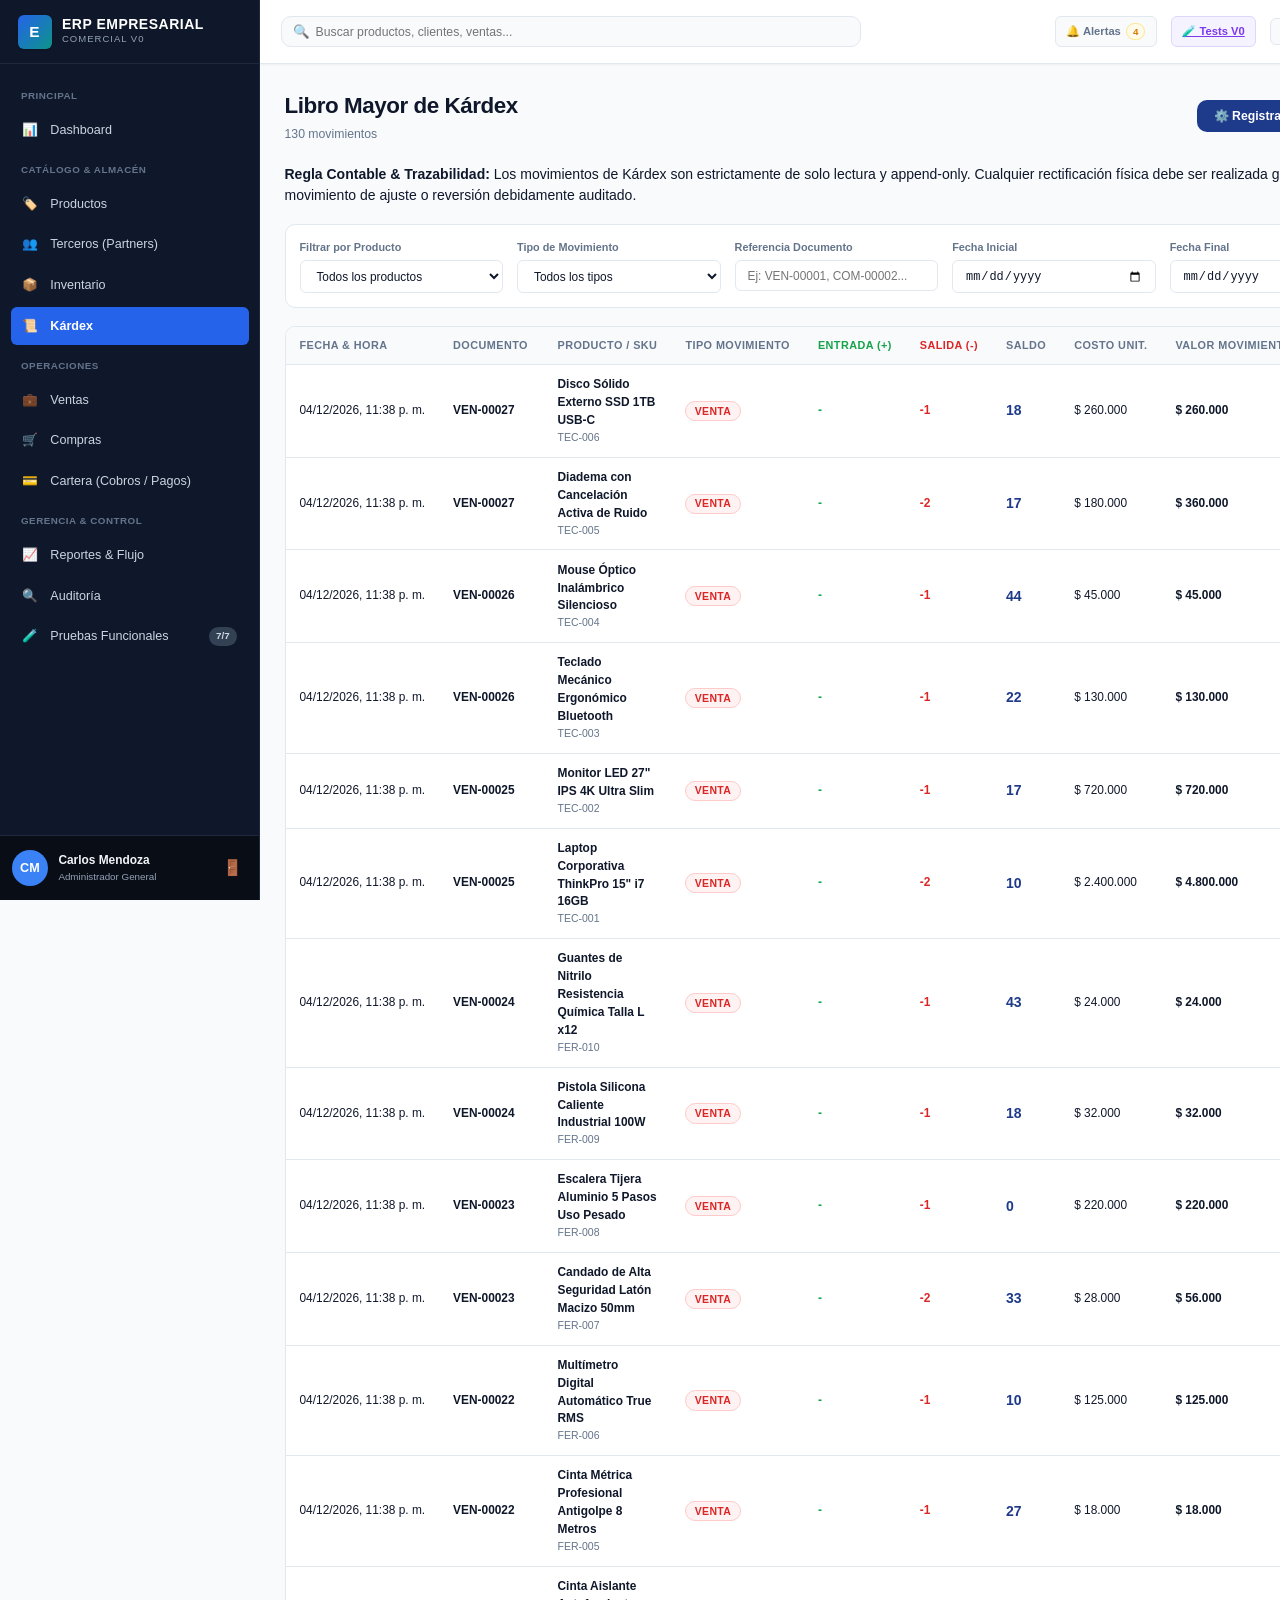
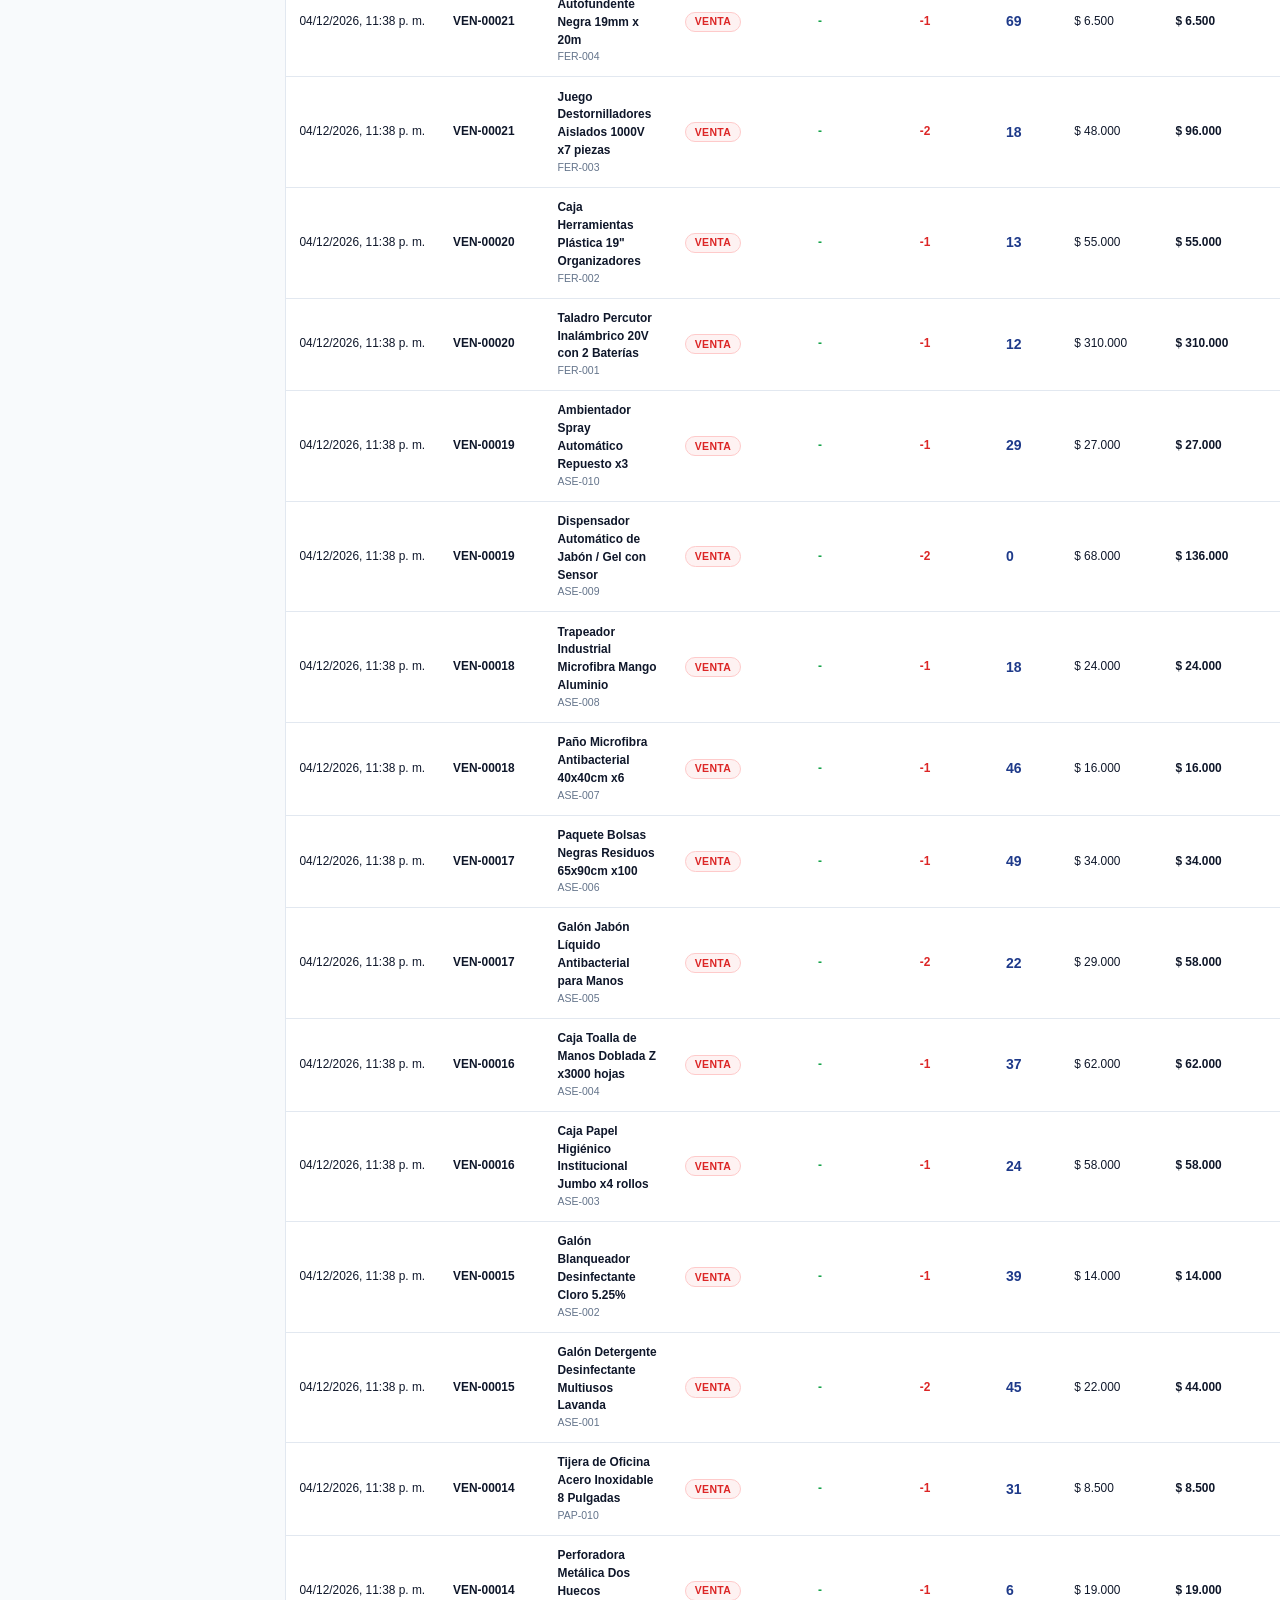
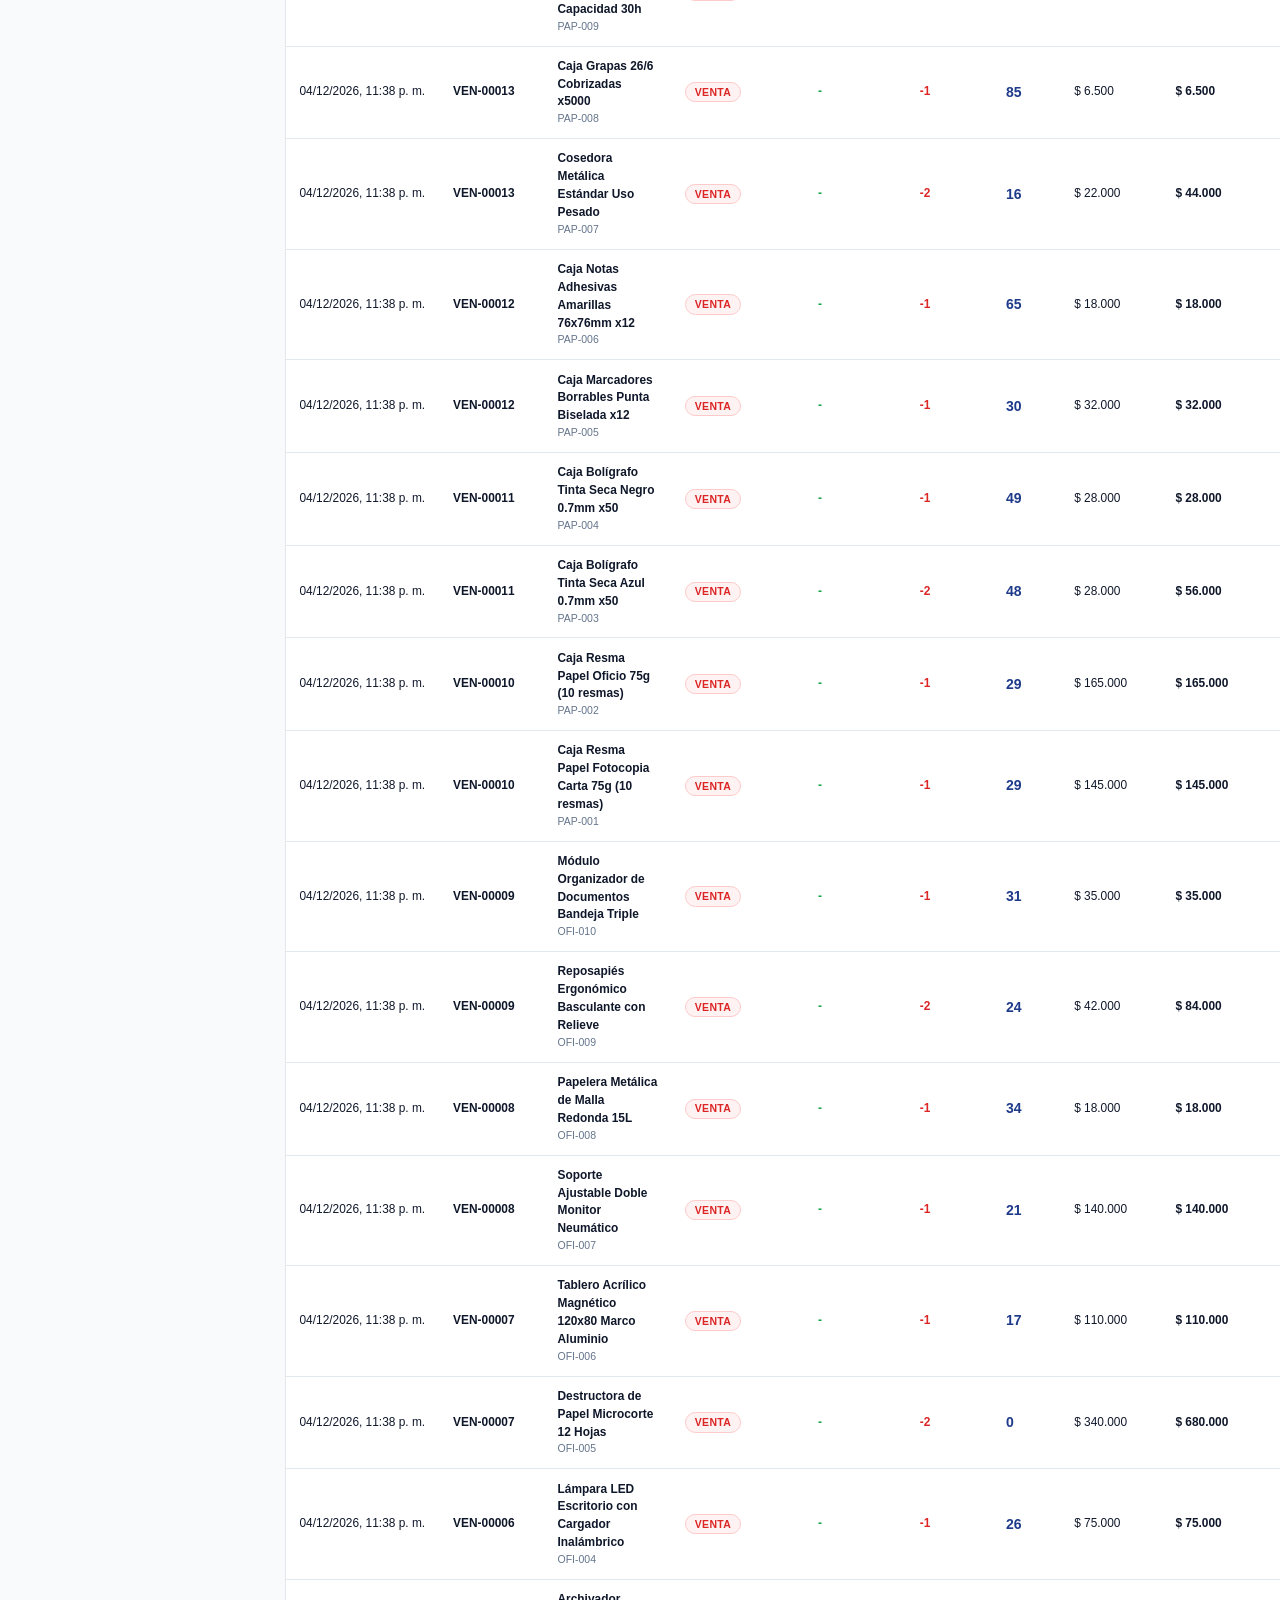
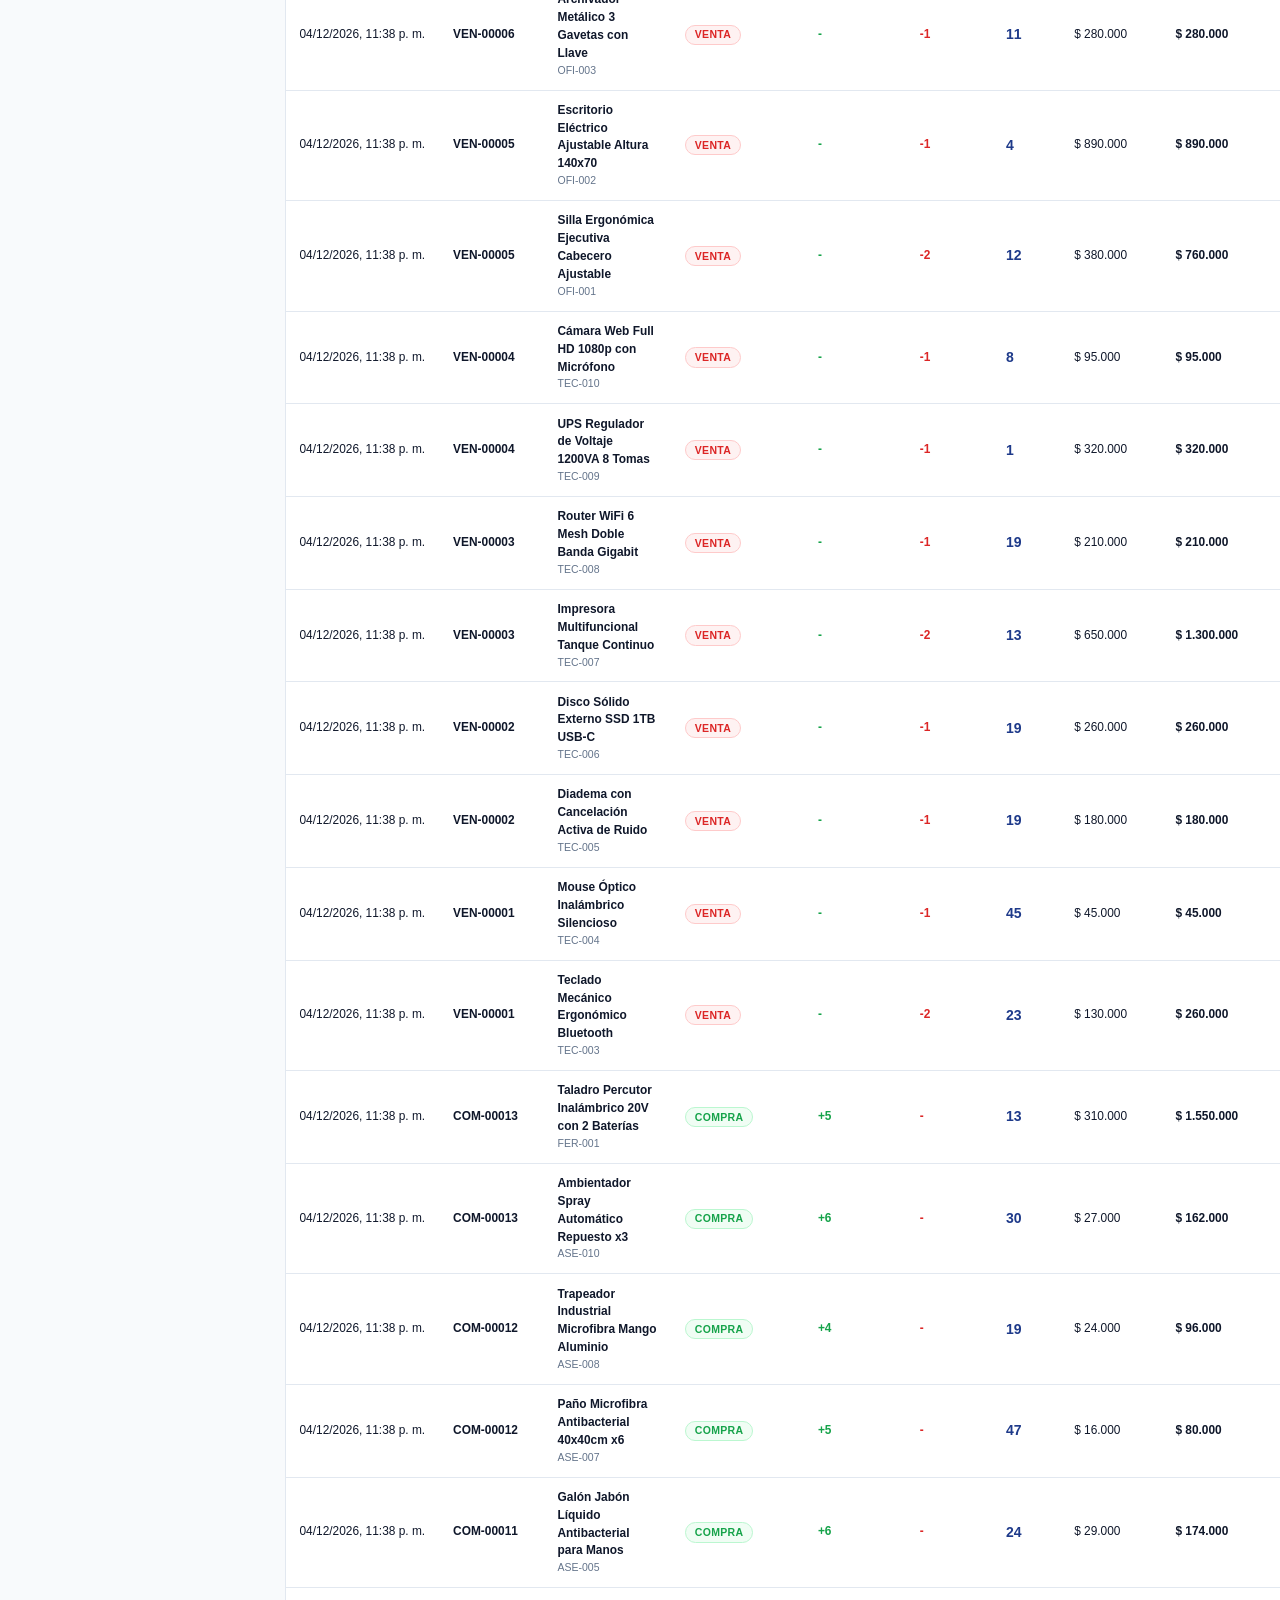
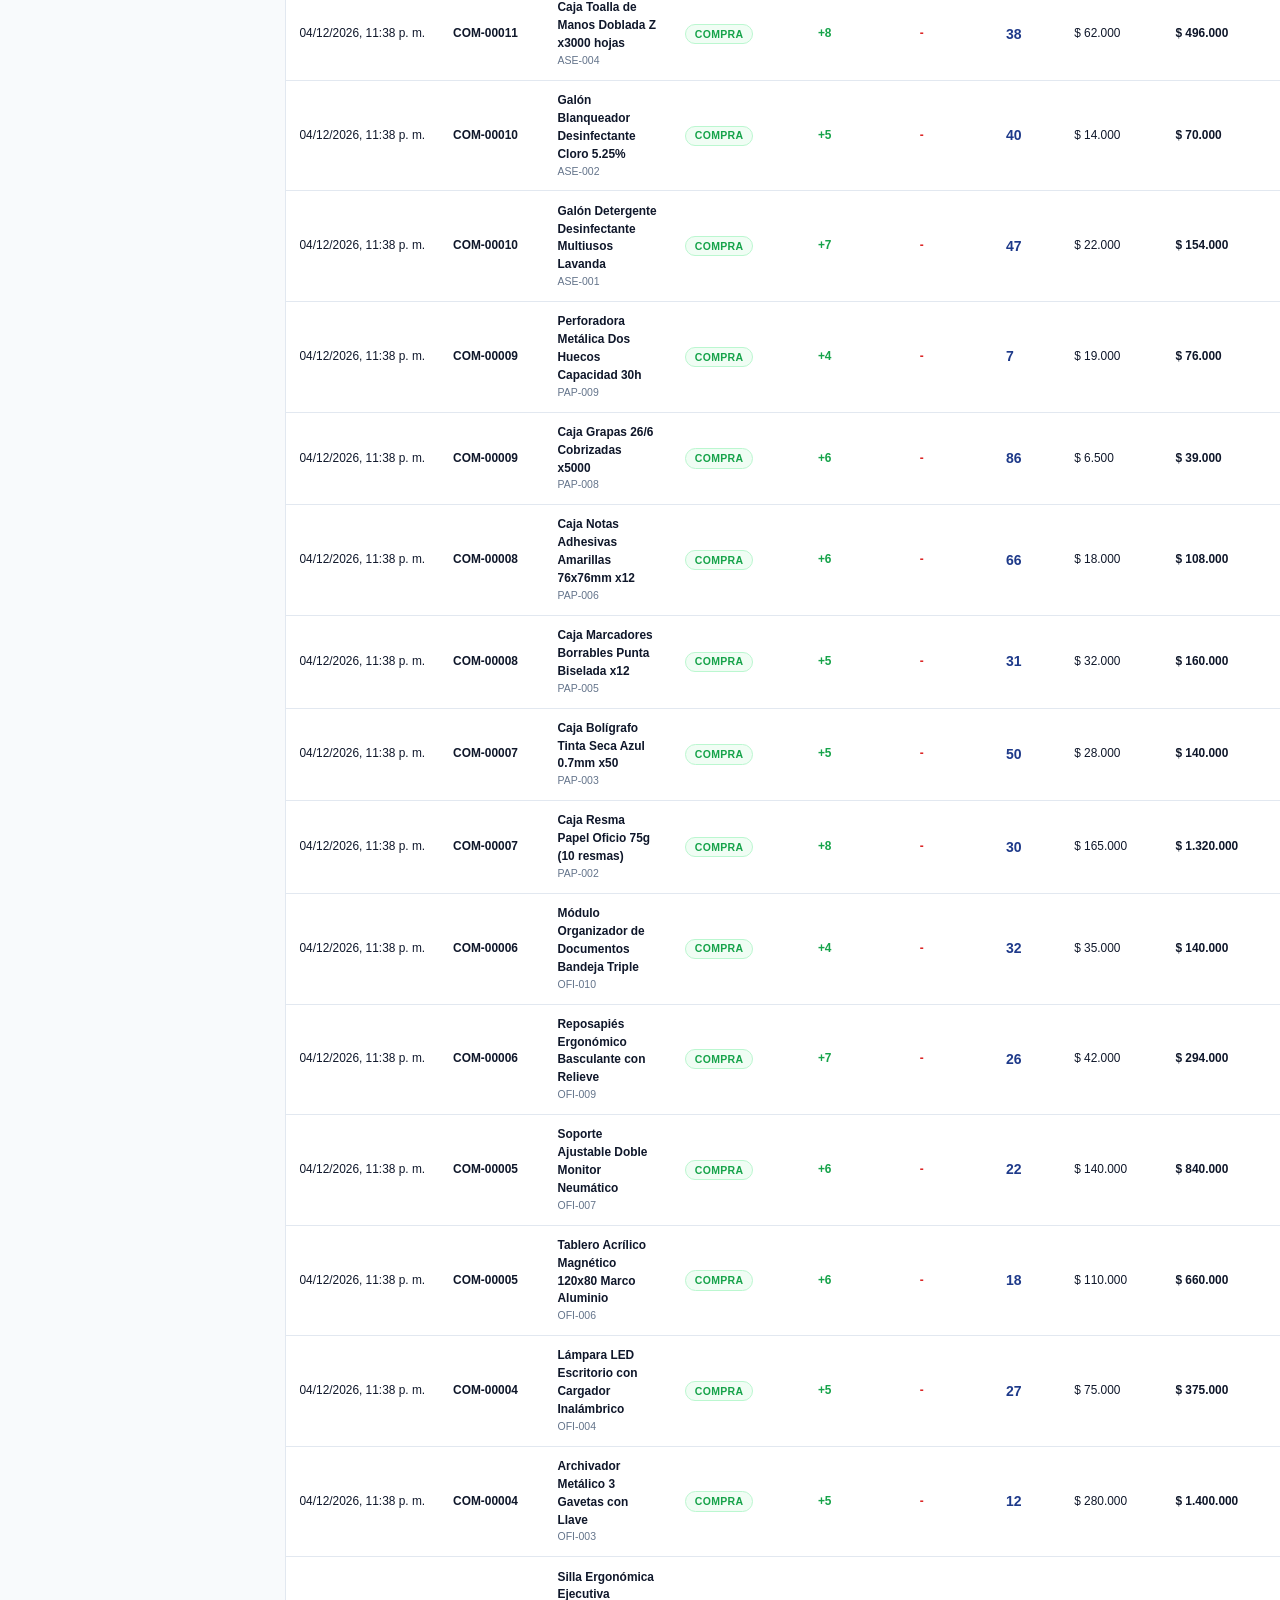
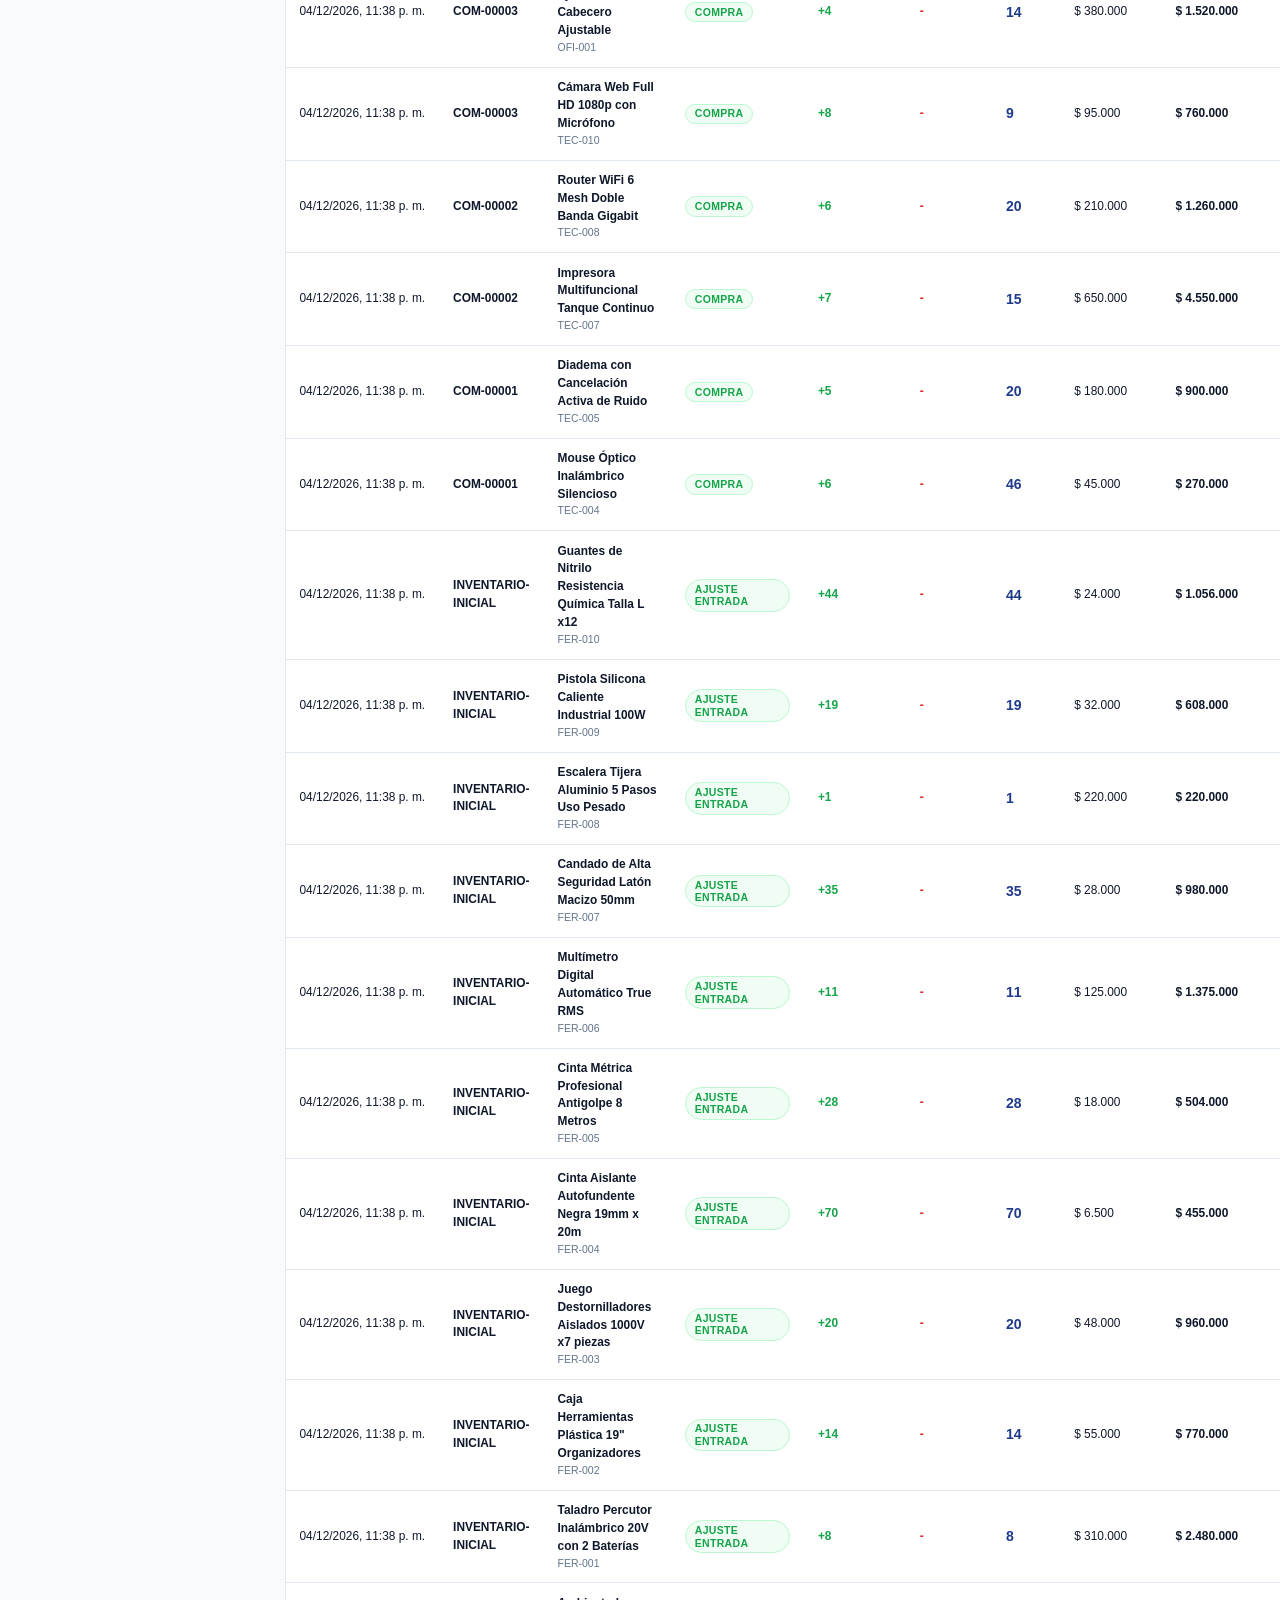
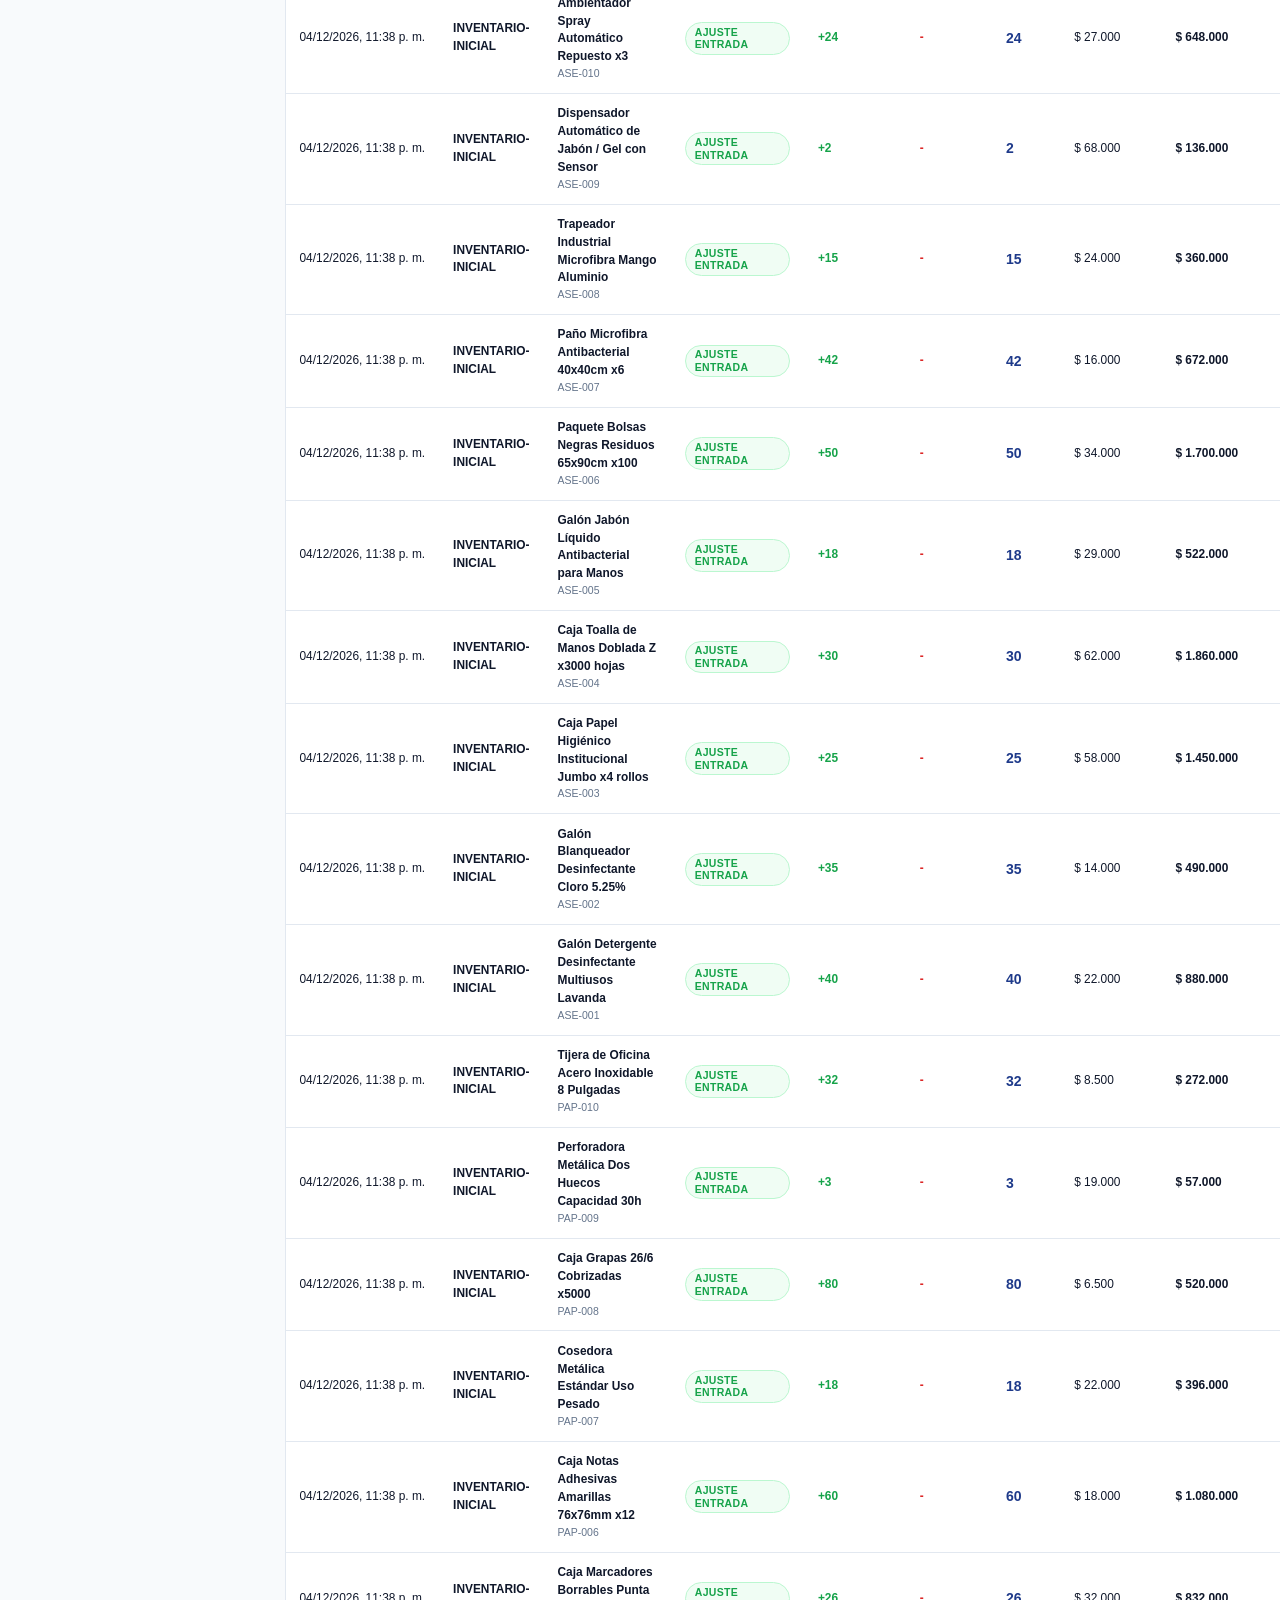
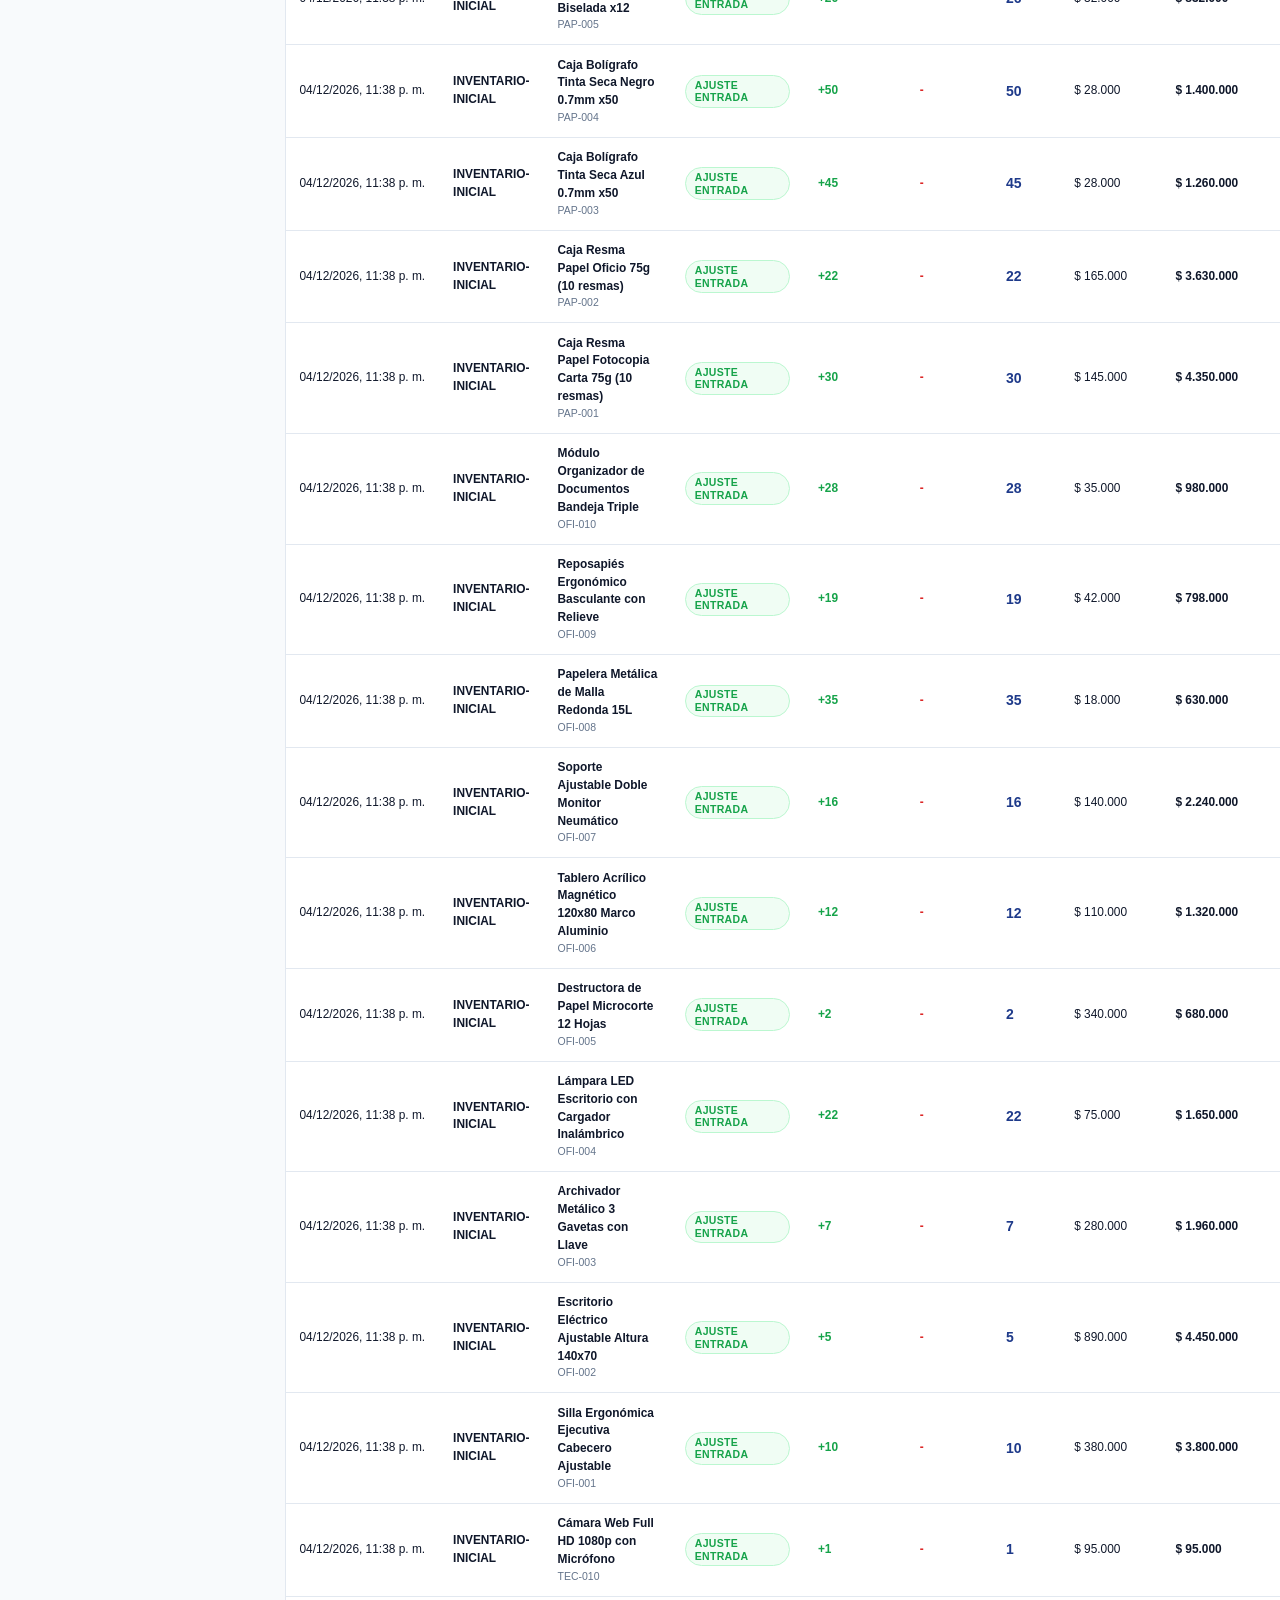
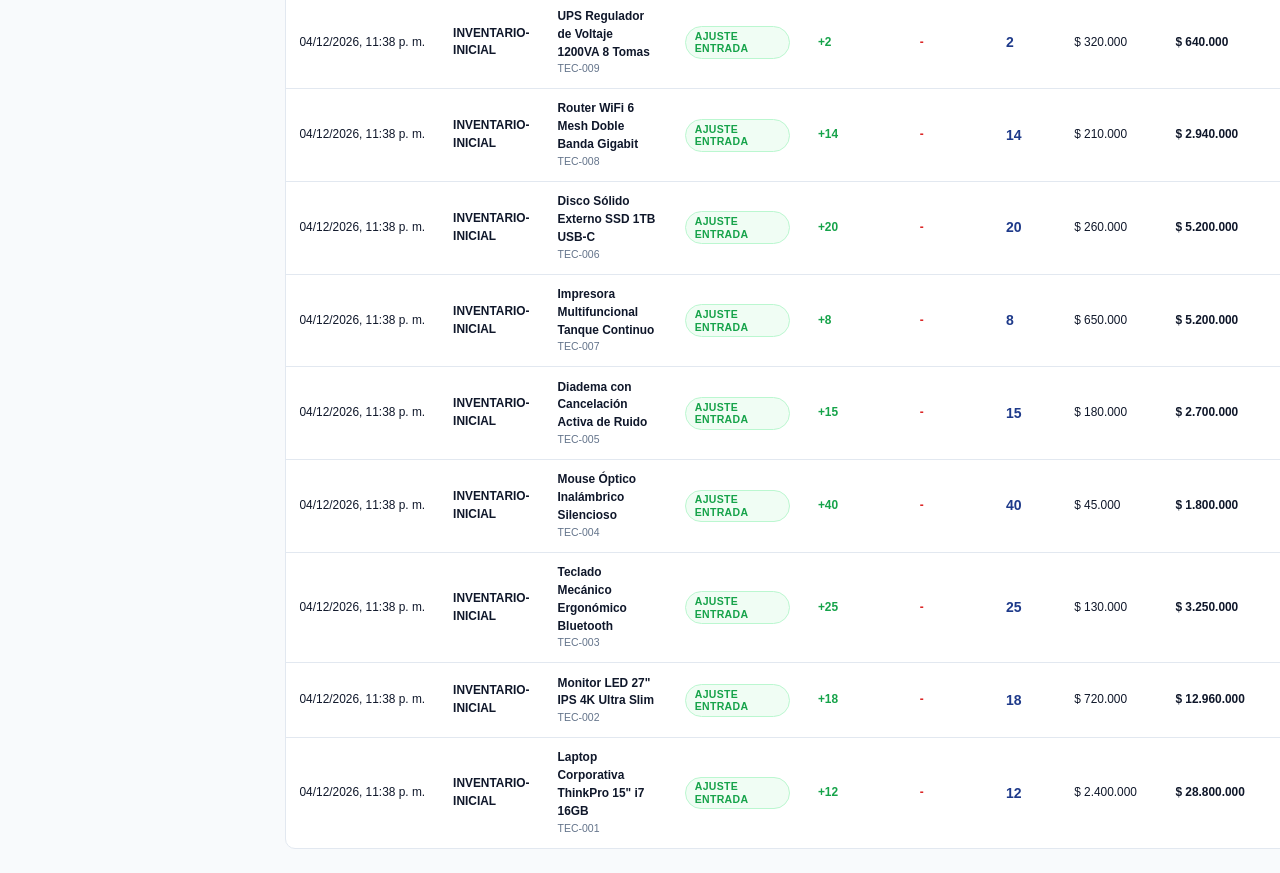
<file: erp-v0/kardex.html>
<!DOCTYPE html>
<html lang="es">
<head>
  <meta charset="UTF-8" />
  <meta name="viewport" content="width=device-width, initial-scale=1.0" />
  <title>Kárdex de Movimientos — ERP Empresarial V0</title>
  <link rel="stylesheet" href="css/styles.css" />
  <link rel="stylesheet" href="css/responsive.css" />
  <link rel="stylesheet" href="css/print.css" />
</head>
<body>
  <div class="app-layout">
    <!-- SIDEBAR -->
    <aside class="sidebar">
      <div class="sidebar-header">
        <a href="index.html" class="brand-logo">
          <div class="brand-icon">E</div>
          <div class="brand-text">
            <span class="brand-title">ERP EMPRESARIAL</span>
            <span class="brand-subtitle">COMERCIAL V0</span>
          </div>
        </a>
      </div>

      <nav class="sidebar-nav">
        <div class="nav-section-title">Principal</div>
        <a href="index.html" class="nav-link">
          <span>📊</span>
          <span>Dashboard</span>
        </a>

        <div class="nav-section-title">Catálogo & Almacén</div>
        <a href="productos.html" class="nav-link" data-permission="productos">
          <span>🏷️</span>
          <span>Productos</span>
        </a>
        <a href="terceros.html" class="nav-link" data-permission="clientes">
          <span>👥</span>
          <span>Terceros (Partners)</span>
        </a>
        <a href="inventario.html" class="nav-link" data-permission="inventario">
          <span>📦</span>
          <span>Inventario</span>
        </a>
        <a href="kardex.html" class="nav-link active" data-permission="kardex">
          <span>📜</span>
          <span>Kárdex</span>
        </a>

        <div class="nav-section-title">Operaciones</div>
        <a href="ventas.html" class="nav-link" data-permission="ventas">
          <span>💼</span>
          <span>Ventas</span>
        </a>
        <a href="compras.html" class="nav-link" data-permission="compras">
          <span>🛒</span>
          <span>Compras</span>
        </a>
        <a href="cartera.html" class="nav-link" data-permission="cartera">
          <span>💳</span>
          <span>Cartera (Cobros / Pagos)</span>
        </a>

        <div class="nav-section-title">Gerencia & Control</div>
        <a href="reportes.html" class="nav-link" data-permission="reportes">
          <span>📈</span>
          <span>Reportes & Flujo</span>
        </a>
        <a href="auditoria.html" class="nav-link">
          <span>🔍</span>
          <span>Auditoría</span>
        </a>
        <a href="pruebas.html" class="nav-link">
          <span>🧪</span>
          <span>Pruebas Funcionales</span>
          <span class="nav-badge">7/7</span>
        </a>
      </nav>

      <div class="sidebar-footer">
        <div class="user-profile-badge">
          <div class="user-avatar">AD</div>
          <div class="user-info">
            <span class="user-name">Administrador</span>
            <span class="user-role-tag">admin</span>
          </div>
        </div>
        <button type="button" class="btn-logout" title="Cerrar sesión">🚪</button>
      </div>
    </aside>

    <!-- MAIN CONTENT -->
    <div class="main-wrapper">
      <header class="top-navbar">
        <div class="nav-left">
          <button type="button" class="sidebar-toggle-btn">☰</button>
          <div class="search-container">
            <div class="search-input-wrapper">
              <span class="search-icon">🔍</span>
              <input type="text" id="global-search-input" class="global-search-input" placeholder="Buscar productos, clientes, ventas..." />
            </div>
            <div id="search-results-dropdown" class="search-results-dropdown"></div>
          </div>
        </div>
        <div class="nav-right">
          <button type="button" id="btn-system-notifications" class="topbar-badge-btn">
            🔔 Alertas
            <span id="notif-badge-count" class="badge badge-warning" style="display: none; padding: 0.1rem 0.4rem; font-size: 0.7rem;">0</span>
          </button>
          <a href="pruebas.html" class="topbar-badge-btn btn-test-runner">🧪 Tests V0</a>
          <button type="button" class="topbar-badge-btn" onclick="resetSystemData()">🔄 Reiniciar Demo</button>
        </div>
      </header>

      <main class="page-content">
        <div class="page-header">
          <div class="page-title-group">
            <h1>Libro Mayor de Kárdex</h1>
            <p id="kardex-count">Trazabilidad inmutable de entradas, salidas y saldos físicos valorizados.</p>
          </div>
          <div class="page-actions">
            <button type="button" class="btn btn-primary" onclick="openAdjustmentModal()">
              ⚙️ Registrar Ajuste Manual
            </button>
          </div>
        </div>

        <div class="alert-banner alert-info" style="margin-bottom: 1.25rem;">
          <div>
            <strong>Regla Contable & Trazabilidad:</strong> Los movimientos de Kárdex son estrictamente de solo lectura y append-only. Cualquier rectificación física debe ser realizada generando un movimiento de ajuste o reversión debidamente auditado.
          </div>
        </div>

        <!-- FILTERS -->
        <div class="toolbar-grid" style="grid-template-columns: repeat(auto-fit, minmax(180px, 1fr));">
          <div class="filter-group">
            <label for="kardex-filter-product">Filtrar por Producto</label>
            <select id="kardex-filter-product" class="form-select">
              <option value="">Todos los productos</option>
            </select>
          </div>
          <div class="filter-group">
            <label for="kardex-filter-type">Tipo de Movimiento</label>
            <select id="kardex-filter-type" class="form-select">
              <option value="">Todos los tipos</option>
              <option value="Compra">Compra (Entrada)</option>
              <option value="Venta">Venta (Salida)</option>
              <option value="Ajuste entrada">Ajuste entrada</option>
              <option value="Ajuste salida">Ajuste salida</option>
              <option value="Devolución venta">Devolución venta</option>
              <option value="Devolución compra">Devolución compra</option>
              <option value="Reversión">Reversión</option>
            </select>
          </div>
          <div class="filter-group">
            <label for="kardex-filter-doc">Referencia Documento</label>
            <input type="text" id="kardex-filter-doc" class="form-control" placeholder="Ej: VEN-00001, COM-00002..." />
          </div>
          <div class="filter-group">
            <label for="kardex-filter-start">Fecha Inicial</label>
            <input type="date" id="kardex-filter-start" class="form-control" />
          </div>
          <div class="filter-group">
            <label for="kardex-filter-end">Fecha Final</label>
            <input type="date" id="kardex-filter-end" class="form-control" />
          </div>
        </div>

        <!-- TABLE -->
        <div class="table-responsive">
          <table class="table">
            <thead>
              <tr>
                <th>Fecha & Hora</th>
                <th>Documento</th>
                <th>Producto / SKU</th>
                <th>Tipo Movimiento</th>
                <th style="color: var(--success);">Entrada (+)</th>
                <th style="color: var(--danger);">Salida (-)</th>
                <th>Saldo</th>
                <th>Costo Unit.</th>
                <th>Valor Movimiento</th>
                <th>Usuario</th>
              </tr>
            </thead>
            <tbody id="kardex-table-body">
              <!-- Loaded by kardex.js -->
            </tbody>
          </table>
        </div>
      </main>
    </div>
  </div>

  <!-- MODAL: MANUAL INVENTORY ADJUSTMENT -->
  <div id="adjustment-modal-overlay" class="modal-overlay">
    <div class="modal-dialog">
      <div class="modal-header">
        <h3 class="modal-title">Registrar Ajuste de Inventario</h3>
        <button type="button" class="modal-close-btn" onclick="closeAdjustmentModal()">&times;</button>
      </div>
      <form id="adjustment-form">
        <div class="modal-body">
          <div class="form-group" style="margin-bottom: 1rem;">
            <label for="adj-product-id">Producto a Ajustar <span class="required">*</span></label>
            <select id="adj-product-id" class="form-select" required>
              <!-- Loaded by kardex.js -->
            </select>
          </div>

          <div class="form-row">
            <div class="form-group">
              <label for="adj-type">Tipo de Ajuste <span class="required">*</span></label>
              <select id="adj-type" class="form-select" required>
                <option value="Ajuste entrada">Ajuste de Entrada (+ Existencias)</option>
                <option value="Ajuste salida">Ajuste de Salida (- Merma/Faltante)</option>
              </select>
            </div>
            <div class="form-group">
              <label for="adj-quantity">Cantidad <span class="required">*</span></label>
              <input type="number" id="adj-quantity" class="form-control" min="1" step="1" required value="1" />
            </div>
          </div>

          <div class="form-group">
            <label for="adj-notes">Justificación / Motivo del Ajuste <span class="required">*</span></label>
            <textarea id="adj-notes" class="form-control" rows="3" placeholder="Indique la causa del ajuste físico (conteo cíclico, merma, rotura...)" required></textarea>
          </div>
        </div>
        <div class="modal-footer">
          <button type="button" class="btn btn-secondary" onclick="closeAdjustmentModal()">Cancelar</button>
          <button type="submit" class="btn btn-primary">Registrar en Kárdex</button>
        </div>
      </form>
    </div>
  </div>

  <!-- SCRIPT INCLUSIONS -->
  <script src="js/storage.js"></script>
  <script src="js/utils.js"></script>
  <script src="js/auth.js"></script>
  <script src="js/audit.js"></script>
  <script src="js/services.js"></script>
  <script src="js/seed.js"></script>
  <script src="js/app.js"></script>
  <script src="js/kardex.js"></script>
</body>
</html>
</file>
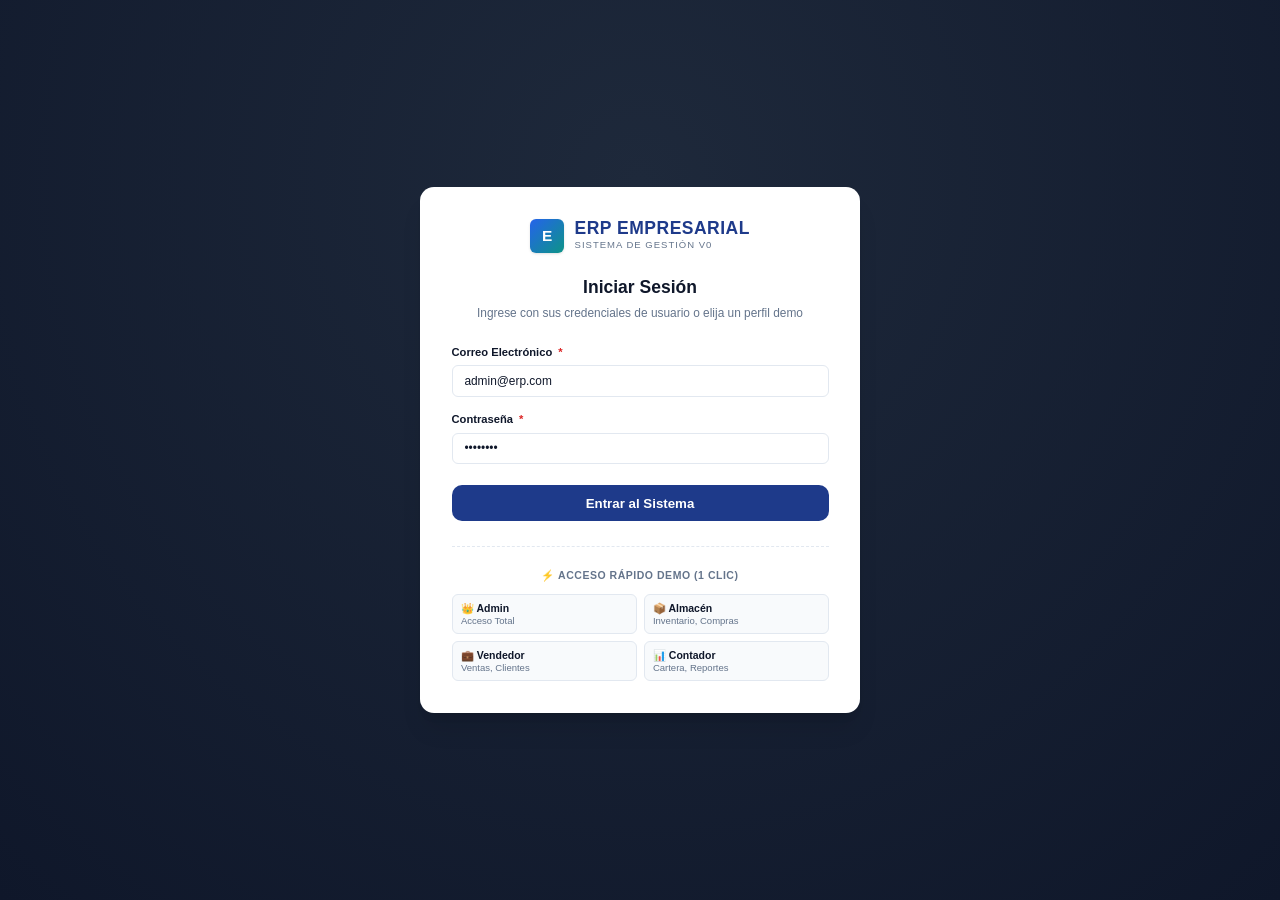
<file: erp-v0/login.html>
<!DOCTYPE html>
<html lang="es">
<head>
  <meta charset="UTF-8" />
  <meta name="viewport" content="width=device-width, initial-scale=1.0" />
  <title>Acceso al Sistema — ERP Empresarial V0</title>
  <link rel="stylesheet" href="css/styles.css" />
  <link rel="stylesheet" href="css/responsive.css" />
  <style>
    .login-wrapper {
      min-height: 100vh;
      display: flex;
      align-items: center;
      justify-content: center;
      background: radial-gradient(circle at 50% 20%, #1e293b, #0f172a);
      padding: 1.5rem;
    }
    .login-card {
      width: 100%;
      max-width: 440px;
      background: #ffffff;
      border-radius: var(--radius-lg);
      padding: 2.25rem;
      box-shadow: var(--shadow-xl);
    }
    .login-logo {
      display: flex;
      align-items: center;
      justify-content: center;
      gap: 0.75rem;
      margin-bottom: 1.5rem;
    }
    .login-demo-presets {
      margin-top: 1.75rem;
      padding-top: 1.5rem;
      border-top: 1px dashed var(--border);
    }
    .demo-btn-grid {
      display: grid;
      grid-template-columns: 1fr 1fr;
      gap: 0.5rem;
      margin-top: 0.75rem;
    }
    .btn-demo-role {
      background: #f8fafc;
      border: 1px solid var(--border);
      padding: 0.5rem 0.6rem;
      border-radius: var(--radius-sm);
      font-size: 0.75rem;
      font-weight: 600;
      color: var(--text-main);
      cursor: pointer;
      text-align: left;
      transition: var(--transition);
    }
    .btn-demo-role:hover {
      background: var(--primary-light);
      border-color: var(--border-focus);
      color: var(--primary);
    }
    .btn-demo-role small {
      display: block;
      color: var(--text-muted);
      font-weight: 400;
      font-size: 0.68rem;
    }
  </style>
</head>
<body>
  <div class="login-wrapper">
    <div class="login-card">
      <div class="login-logo">
        <div class="brand-icon">E</div>
        <div class="brand-text">
          <span class="brand-title" style="color: var(--primary); font-size: 1.25rem;">ERP EMPRESARIAL</span>
          <span class="brand-subtitle" style="color: var(--text-muted);">SISTEMA DE GESTIÓN V0</span>
        </div>
      </div>

      <h2 style="font-size: 1.25rem; font-weight: 700; text-align: center; margin-bottom: 0.35rem;">Iniciar Sesión</h2>
      <p style="text-align: center; color: var(--text-muted); font-size: 0.85rem; margin-bottom: 1.5rem;">
        Ingrese con sus credenciales de usuario o elija un perfil demo
      </p>

      <form id="login-form">
        <div class="form-group" style="margin-bottom: 1rem;">
          <label for="login-email">Correo Electrónico <span class="required">*</span></label>
          <input type="email" id="login-email" class="form-control" placeholder="admin@erp.com" required value="admin@erp.com" />
        </div>

        <div class="form-group" style="margin-bottom: 1.5rem;">
          <label for="login-password">Contraseña <span class="required">*</span></label>
          <input type="password" id="login-password" class="form-control" placeholder="••••••••" required value="password" />
        </div>

        <button type="submit" class="btn btn-primary" style="width: 100%; padding: 0.7rem; font-size: 0.95rem;">
          Entrar al Sistema
        </button>
      </form>

      <div class="login-demo-presets">
        <div style="font-size: 0.75rem; font-weight: 700; text-transform: uppercase; color: var(--text-muted); letter-spacing: 0.05em; text-align: center;">
          ⚡ Acceso Rápido Demo (1 Clic)
        </div>
        <div class="demo-btn-grid">
          <button type="button" class="btn-demo-role" onclick="quickLogin('admin@erp.com', 'password')">
            👑 Admin
            <small>Acceso Total</small>
          </button>
          <button type="button" class="btn-demo-role" onclick="quickLogin('almacen@erp.com', 'password')">
            📦 Almacén
            <small>Inventario, Compras</small>
          </button>
          <button type="button" class="btn-demo-role" onclick="quickLogin('vendedor@erp.com', 'password')">
            💼 Vendedor
            <small>Ventas, Clientes</small>
          </button>
          <button type="button" class="btn-demo-role" onclick="quickLogin('contador@erp.com', 'password')">
            📊 Contador
            <small>Cartera, Reportes</small>
          </button>
        </div>
      </div>
    </div>
  </div>

  <script src="js/storage.js"></script>
  <script src="js/utils.js"></script>
  <script src="js/auth.js"></script>
  <script src="js/seed.js"></script>
  <script>
    document.addEventListener('DOMContentLoaded', () => {
      // Initialize seed on login page too
      if (typeof SeedService !== 'undefined') {
        SeedService.initSeed(false);
      }

      const form = document.getElementById('login-form');
      form.addEventListener('submit', (e) => {
        e.preventDefault();
        const email = document.getElementById('login-email').value;
        const pass = document.getElementById('login-password').value;
        try {
          AuthService.login(email, pass);
          ERPUtils.showToast('Bienvenido', 'Autenticación exitosa', 'success');
          setTimeout(() => {
            window.location.href = 'index.html';
          }, 400);
        } catch (err) {
          ERPUtils.showToast('Acceso Denegado', err.message, 'danger');
        }
      });
    });

    function quickLogin(email, password) {
      document.getElementById('login-email').value = email;
      document.getElementById('login-password').value = password;
      try {
        AuthService.login(email, password);
        window.location.href = 'index.html';
      } catch (err) {
        ERPUtils.showToast('Error', err.message, 'danger');
      }
    }
  </script>
</body>
</html>
</file>
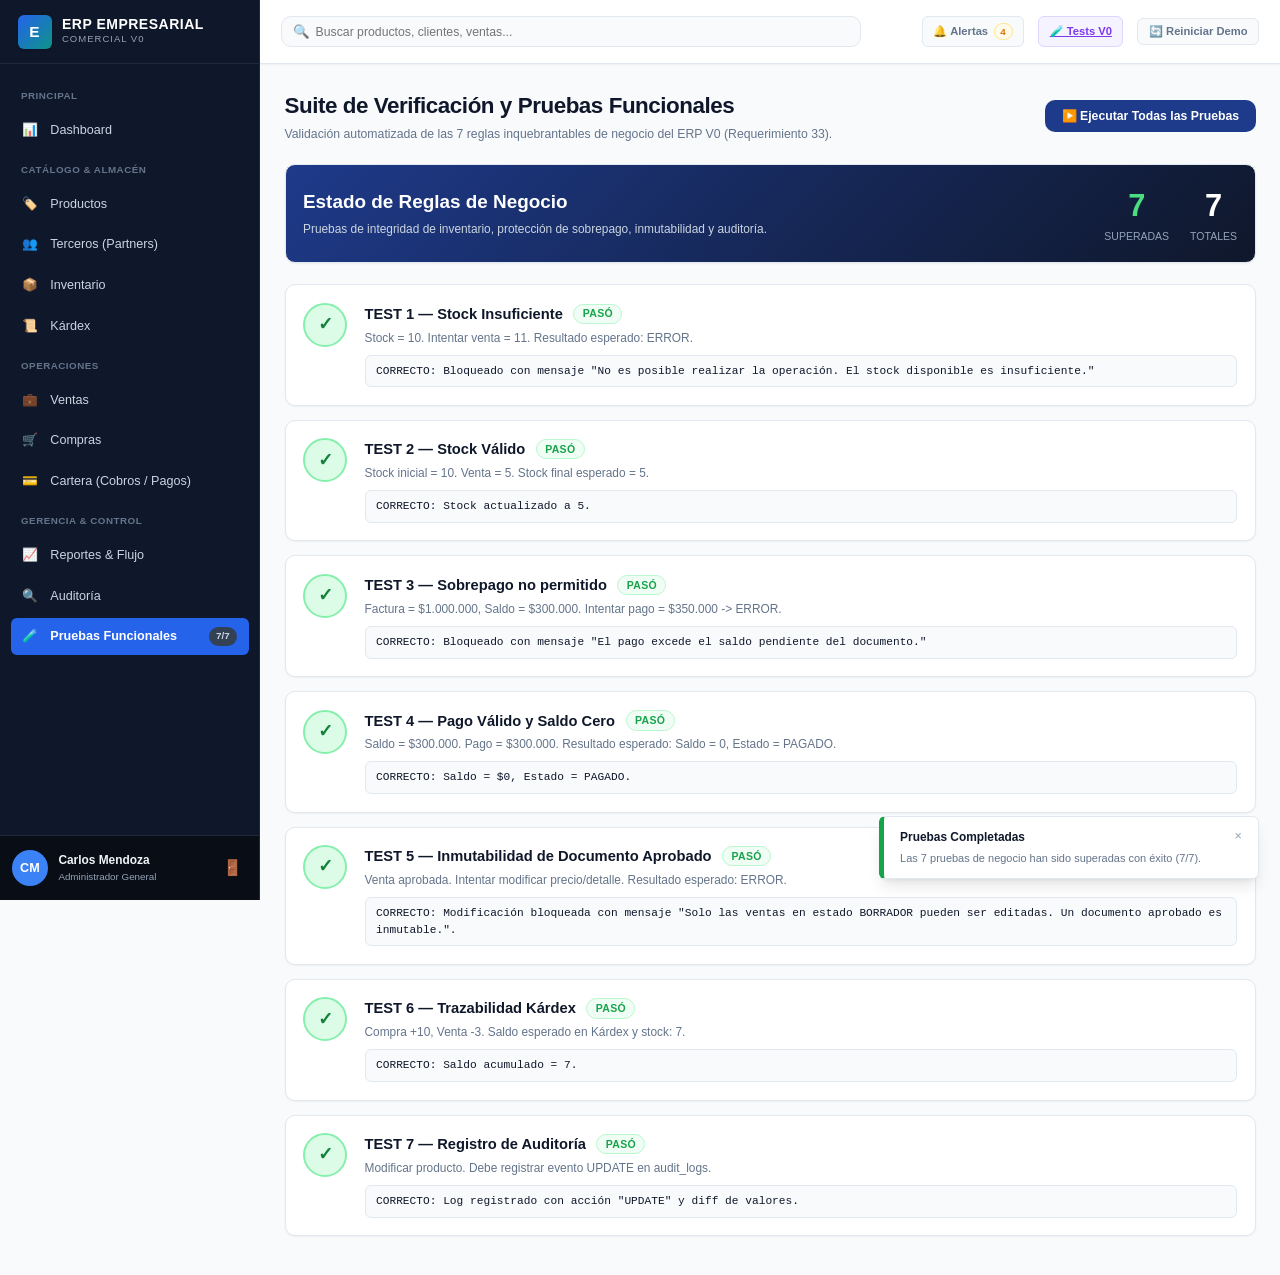
<file: erp-v0/pruebas.html>
<!DOCTYPE html>
<html lang="es">
<head>
  <meta charset="UTF-8" />
  <meta name="viewport" content="width=device-width, initial-scale=1.0" />
  <title>Suite de Pruebas Funcionales — ERP Empresarial V0</title>
  <link rel="stylesheet" href="css/styles.css" />
  <link rel="stylesheet" href="css/responsive.css" />
  <link rel="stylesheet" href="css/print.css" />
  <style>
    .test-card {
      background: var(--bg-surface);
      border: 1px solid var(--border);
      border-radius: var(--radius-md);
      padding: 1.25rem;
      margin-bottom: 1rem;
      display: flex;
      align-items: flex-start;
      gap: 1.25rem;
      box-shadow: var(--shadow-xs);
    }
    .test-indicator {
      width: 44px;
      height: 44px;
      border-radius: 50%;
      display: flex;
      align-items: center;
      justify-content: center;
      font-size: 1.3rem;
      font-weight: 700;
      flex-shrink: 0;
    }
    .test-indicator.passed {
      background: #dcfce7;
      color: #15803d;
      border: 2px solid #86efac;
    }
    .test-indicator.failed {
      background: #fee2e2;
      color: #b91c1c;
      border: 2px solid #fca5a5;
    }
    .test-indicator.pending {
      background: #f1f5f9;
      color: #64748b;
      border: 2px solid var(--border);
    }
    .test-details {
      flex: 1;
    }
    .test-name {
      font-size: 1.05rem;
      font-weight: 700;
      color: var(--text-main);
      display: flex;
      align-items: center;
      gap: 0.75rem;
    }
    .test-desc {
      font-size: 0.85rem;
      color: var(--text-muted);
      margin: 0.35rem 0 0.5rem 0;
    }
    .test-output {
      background: #f8fafc;
      border: 1px solid var(--border);
      border-radius: var(--radius-sm);
      padding: 0.5rem 0.75rem;
      font-family: monospace;
      font-size: 0.8rem;
      color: var(--text-main);
    }
  </style>
</head>
<body>
  <div class="app-layout">
    <!-- SIDEBAR -->
    <aside class="sidebar">
      <div class="sidebar-header">
        <a href="index.html" class="brand-logo">
          <div class="brand-icon">E</div>
          <div class="brand-text">
            <span class="brand-title">ERP EMPRESARIAL</span>
            <span class="brand-subtitle">COMERCIAL V0</span>
          </div>
        </a>
      </div>

      <nav class="sidebar-nav">
        <div class="nav-section-title">Principal</div>
        <a href="index.html" class="nav-link">
          <span>📊</span>
          <span>Dashboard</span>
        </a>

        <div class="nav-section-title">Catálogo & Almacén</div>
        <a href="productos.html" class="nav-link" data-permission="productos">
          <span>🏷️</span>
          <span>Productos</span>
        </a>
        <a href="terceros.html" class="nav-link" data-permission="clientes">
          <span>👥</span>
          <span>Terceros (Partners)</span>
        </a>
        <a href="inventario.html" class="nav-link" data-permission="inventario">
          <span>📦</span>
          <span>Inventario</span>
        </a>
        <a href="kardex.html" class="nav-link" data-permission="kardex">
          <span>📜</span>
          <span>Kárdex</span>
        </a>

        <div class="nav-section-title">Operaciones</div>
        <a href="ventas.html" class="nav-link" data-permission="ventas">
          <span>💼</span>
          <span>Ventas</span>
        </a>
        <a href="compras.html" class="nav-link" data-permission="compras">
          <span>🛒</span>
          <span>Compras</span>
        </a>
        <a href="cartera.html" class="nav-link" data-permission="cartera">
          <span>💳</span>
          <span>Cartera (Cobros / Pagos)</span>
        </a>

        <div class="nav-section-title">Gerencia & Control</div>
        <a href="reportes.html" class="nav-link" data-permission="reportes">
          <span>📈</span>
          <span>Reportes & Flujo</span>
        </a>
        <a href="auditoria.html" class="nav-link">
          <span>🔍</span>
          <span>Auditoría</span>
        </a>
        <a href="pruebas.html" class="nav-link active">
          <span>🧪</span>
          <span>Pruebas Funcionales</span>
          <span class="nav-badge">7/7</span>
        </a>
      </nav>

      <div class="sidebar-footer">
        <div class="user-profile-badge">
          <div class="user-avatar">AD</div>
          <div class="user-info">
            <span class="user-name">Administrador</span>
            <span class="user-role-tag">admin</span>
          </div>
        </div>
        <button type="button" class="btn-logout" title="Cerrar sesión">🚪</button>
      </div>
    </aside>

    <!-- MAIN CONTENT -->
    <div class="main-wrapper">
      <header class="top-navbar">
        <div class="nav-left">
          <button type="button" class="sidebar-toggle-btn">☰</button>
          <div class="search-container">
            <div class="search-input-wrapper">
              <span class="search-icon">🔍</span>
              <input type="text" id="global-search-input" class="global-search-input" placeholder="Buscar productos, clientes, ventas..." />
            </div>
            <div id="search-results-dropdown" class="search-results-dropdown"></div>
          </div>
        </div>
        <div class="nav-right">
          <button type="button" id="btn-system-notifications" class="topbar-badge-btn">
            🔔 Alertas
            <span id="notif-badge-count" class="badge badge-warning" style="display: none; padding: 0.1rem 0.4rem; font-size: 0.7rem;">0</span>
          </button>
          <a href="pruebas.html" class="topbar-badge-btn btn-test-runner">🧪 Tests V0</a>
          <button type="button" class="topbar-badge-btn" onclick="resetSystemData()">🔄 Reiniciar Demo</button>
        </div>
      </header>

      <main class="page-content">
        <div class="page-header">
          <div class="page-title-group">
            <h1>Suite de Verificación y Pruebas Funcionales</h1>
            <p>Validación automatizada de las 7 reglas inquebrantables de negocio del ERP V0 (Requerimiento 33).</p>
          </div>
          <div class="page-actions">
            <button type="button" id="btn-run-tests" class="btn btn-primary" onclick="executeTestSuite()">
              ▶️ Ejecutar Todas las Pruebas
            </button>
          </div>
        </div>

        <!-- SCORECARD -->
        <div class="card" style="margin-bottom: 1.5rem; background: linear-gradient(135deg, #1e3a8a, #0f172a); color: #ffffff;">
          <div class="card-body" style="display: flex; align-items: center; justify-content: space-between; flex-wrap: wrap; gap: 1rem;">
            <div>
              <h2 style="font-size: 1.35rem; font-weight: 800; margin-bottom: 0.35rem;">Estado de Reglas de Negocio</h2>
              <p style="color: #cbd5e1; font-size: 0.85rem;">Pruebas de integridad de inventario, protección de sobrepago, inmutabilidad y auditoría.</p>
            </div>
            <div style="display: flex; gap: 1.5rem; text-align: center;">
              <div>
                <div id="tests-passed-score" style="font-size: 2.2rem; font-weight: 800; color: #4ade80;">-</div>
                <div style="font-size: 0.75rem; color: #94a3b8; text-transform: uppercase;">Superadas</div>
              </div>
              <div>
                <div id="tests-total-score" style="font-size: 2.2rem; font-weight: 800; color: #ffffff;">7</div>
                <div style="font-size: 0.75rem; color: #94a3b8; text-transform: uppercase;">Totales</div>
              </div>
            </div>
          </div>
        </div>

        <!-- TEST CASES CONTAINER -->
        <div id="tests-results-container">
          <!-- Populated by script -->
        </div>
      </main>
    </div>
  </div>

  <!-- SCRIPT INCLUSIONS -->
  <script src="js/storage.js"></script>
  <script src="js/utils.js"></script>
  <script src="js/auth.js"></script>
  <script src="js/audit.js"></script>
  <script src="js/services.js"></script>
  <script src="js/seed.js"></script>
  <script src="js/tests.js"></script>
  <script src="js/app.js"></script>
  <script>
    document.addEventListener('DOMContentLoaded', () => {
      // Auto-run tests on page load
      executeTestSuite();
    });

    function executeTestSuite() {
      const results = ERPTestSuite.runAll();
      const container = document.getElementById('tests-results-container');
      const passedScoreEl = document.getElementById('tests-passed-score');

      const passedCount = results.filter((r) => r.passed).length;
      if (passedScoreEl) passedScoreEl.textContent = `${passedCount}`;

      container.innerHTML = results
        .map(
          (t) => `
        <div class="test-card">
          <div class="test-indicator ${t.passed ? 'passed' : 'failed'}">
            ${t.passed ? '✓' : '✕'}
          </div>
          <div class="test-details">
            <div class="test-name">
              <span>${t.name}</span>
              <span class="badge ${t.passed ? 'badge-success' : 'badge-danger'}">
                ${t.passed ? 'PASÓ' : 'FALLÓ'}
              </span>
            </div>
            <div class="test-desc">${t.description}</div>
            <div class="test-output">${t.output}</div>
          </div>
        </div>
      `
        )
        .join('');

      if (passedCount === results.length) {
        ERPUtils.showToast('Pruebas Completadas', 'Las 7 pruebas de negocio han sido superadas con éxito (7/7).', 'success');
      } else {
        ERPUtils.showToast('Alerta de Pruebas', `Se detectaron ${results.length - passedCount} fallos de validación.`, 'danger');
      }
    }
  </script>
</body>
</html>
</file>
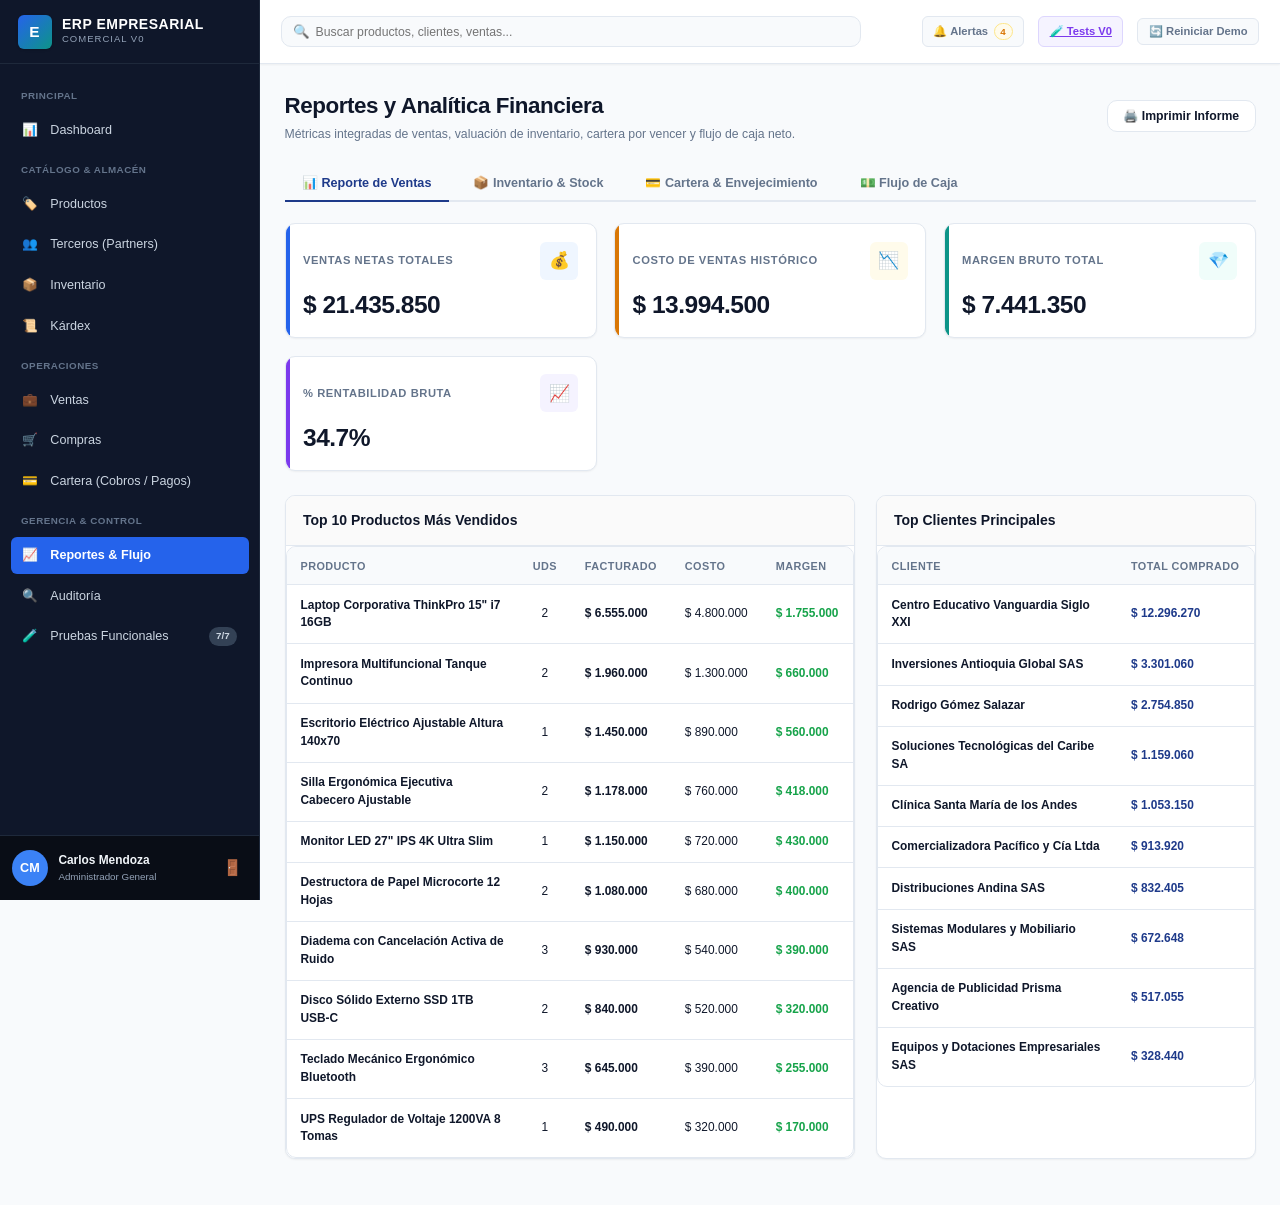
<file: erp-v0/reportes.html>
<!DOCTYPE html>
<html lang="es">
<head>
  <meta charset="UTF-8" />
  <meta name="viewport" content="width=device-width, initial-scale=1.0" />
  <title>Analítica y Reportes Gerenciales — ERP Empresarial V0</title>
  <link rel="stylesheet" href="css/styles.css" />
  <link rel="stylesheet" href="css/dashboard.css" />
  <link rel="stylesheet" href="css/responsive.css" />
  <link rel="stylesheet" href="css/print.css" />
  <style>
    .report-tabs {
      display: flex;
      gap: 0.5rem;
      border-bottom: 2px solid var(--border);
      margin-bottom: 1.5rem;
    }
    .report-tab-btn {
      padding: 0.75rem 1.25rem;
      font-size: 0.9rem;
      font-weight: 600;
      color: var(--text-muted);
      background: none;
      border: none;
      border-bottom: 2px solid transparent;
      margin-bottom: -2px;
      cursor: pointer;
      transition: var(--transition);
      display: flex;
      align-items: center;
      gap: 0.5rem;
    }
    .report-tab-btn:hover {
      color: var(--text-main);
    }
    .report-tab-btn.active {
      color: var(--primary);
      border-bottom-color: var(--primary);
    }
  </style>
</head>
<body>
  <div class="app-layout">
    <!-- SIDEBAR -->
    <aside class="sidebar">
      <div class="sidebar-header">
        <a href="index.html" class="brand-logo">
          <div class="brand-icon">E</div>
          <div class="brand-text">
            <span class="brand-title">ERP EMPRESARIAL</span>
            <span class="brand-subtitle">COMERCIAL V0</span>
          </div>
        </a>
      </div>

      <nav class="sidebar-nav">
        <div class="nav-section-title">Principal</div>
        <a href="index.html" class="nav-link">
          <span>📊</span>
          <span>Dashboard</span>
        </a>

        <div class="nav-section-title">Catálogo & Almacén</div>
        <a href="productos.html" class="nav-link" data-permission="productos">
          <span>🏷️</span>
          <span>Productos</span>
        </a>
        <a href="terceros.html" class="nav-link" data-permission="clientes">
          <span>👥</span>
          <span>Terceros (Partners)</span>
        </a>
        <a href="inventario.html" class="nav-link" data-permission="inventario">
          <span>📦</span>
          <span>Inventario</span>
        </a>
        <a href="kardex.html" class="nav-link" data-permission="kardex">
          <span>📜</span>
          <span>Kárdex</span>
        </a>

        <div class="nav-section-title">Operaciones</div>
        <a href="ventas.html" class="nav-link" data-permission="ventas">
          <span>💼</span>
          <span>Ventas</span>
        </a>
        <a href="compras.html" class="nav-link" data-permission="compras">
          <span>🛒</span>
          <span>Compras</span>
        </a>
        <a href="cartera.html" class="nav-link" data-permission="cartera">
          <span>💳</span>
          <span>Cartera (Cobros / Pagos)</span>
        </a>

        <div class="nav-section-title">Gerencia & Control</div>
        <a href="reportes.html" class="nav-link active" data-permission="reportes">
          <span>📈</span>
          <span>Reportes & Flujo</span>
        </a>
        <a href="auditoria.html" class="nav-link">
          <span>🔍</span>
          <span>Auditoría</span>
        </a>
        <a href="pruebas.html" class="nav-link">
          <span>🧪</span>
          <span>Pruebas Funcionales</span>
          <span class="nav-badge">7/7</span>
        </a>
      </nav>

      <div class="sidebar-footer">
        <div class="user-profile-badge">
          <div class="user-avatar">AD</div>
          <div class="user-info">
            <span class="user-name">Administrador</span>
            <span class="user-role-tag">admin</span>
          </div>
        </div>
        <button type="button" class="btn-logout" title="Cerrar sesión">🚪</button>
      </div>
    </aside>

    <!-- MAIN CONTENT -->
    <div class="main-wrapper">
      <header class="top-navbar">
        <div class="nav-left">
          <button type="button" class="sidebar-toggle-btn">☰</button>
          <div class="search-container">
            <div class="search-input-wrapper">
              <span class="search-icon">🔍</span>
              <input type="text" id="global-search-input" class="global-search-input" placeholder="Buscar productos, clientes, ventas..." />
            </div>
            <div id="search-results-dropdown" class="search-results-dropdown"></div>
          </div>
        </div>
        <div class="nav-right">
          <button type="button" id="btn-system-notifications" class="topbar-badge-btn">
            🔔 Alertas
            <span id="notif-badge-count" class="badge badge-warning" style="display: none; padding: 0.1rem 0.4rem; font-size: 0.7rem;">0</span>
          </button>
          <a href="pruebas.html" class="topbar-badge-btn btn-test-runner">🧪 Tests V0</a>
          <button type="button" class="topbar-badge-btn" onclick="resetSystemData()">🔄 Reiniciar Demo</button>
        </div>
      </header>

      <main class="page-content">
        <div class="page-header">
          <div class="page-title-group">
            <h1>Reportes y Analítica Financiera</h1>
            <p>Métricas integradas de ventas, valuación de inventario, cartera por vencer y flujo de caja neto.</p>
          </div>
          <div class="page-actions">
            <button type="button" class="btn btn-secondary" onclick="window.print()">🖨️ Imprimir Informe</button>
          </div>
        </div>

        <!-- REPORT TABS -->
        <div class="report-tabs">
          <button type="button" class="report-tab-btn active" data-target="sec-report-sales">
            📊 Reporte de Ventas
          </button>
          <button type="button" class="report-tab-btn" data-target="sec-report-inventory">
            📦 Inventario & Stock
          </button>
          <button type="button" class="report-tab-btn" data-target="sec-report-cartera">
            💳 Cartera & Envejecimiento
          </button>
          <button type="button" class="report-tab-btn" data-target="sec-report-cashflow">
            💵 Flujo de Caja
          </button>
        </div>

        <!-- 1. SALES REPORT -->
        <div id="sec-report-sales" class="report-section">
          <div class="kpi-grid">
            <div class="kpi-card kpi-blue">
              <div class="kpi-header"><span class="kpi-title">Ventas Netas Totales</span><div class="kpi-icon icon-blue">💰</div></div>
              <div class="kpi-value" id="rep-sales-total">$ 0</div>
            </div>
            <div class="kpi-card kpi-amber">
              <div class="kpi-header"><span class="kpi-title">Costo de Ventas Histórico</span><div class="kpi-icon icon-amber">📉</div></div>
              <div class="kpi-value" id="rep-sales-cost">$ 0</div>
            </div>
            <div class="kpi-card kpi-teal">
              <div class="kpi-header"><span class="kpi-title">Margen Bruto Total</span><div class="kpi-icon icon-teal">💎</div></div>
              <div class="kpi-value" id="rep-sales-profit">$ 0</div>
            </div>
            <div class="kpi-card kpi-purple">
              <div class="kpi-header"><span class="kpi-title">% Rentabilidad Bruta</span><div class="kpi-icon icon-purple">📈</div></div>
              <div class="kpi-value" id="rep-sales-margin-pct">0%</div>
            </div>
          </div>

          <div style="display: grid; grid-template-columns: 1.5fr 1fr; gap: 1.5rem; margin-top: 1.5rem;">
            <!-- Top Products -->
            <div class="card">
              <div class="card-header">
                <h3 class="card-title">Top 10 Productos Más Vendidos</h3>
              </div>
              <div class="table-responsive">
                <table class="table">
                  <thead>
                    <tr>
                      <th>Producto</th>
                      <th style="text-align: center;">Uds</th>
                      <th>Facturado</th>
                      <th>Costo</th>
                      <th>Margen</th>
                    </tr>
                  </thead>
                  <tbody id="rep-sales-by-product-tbody"></tbody>
                </table>
              </div>
            </div>

            <!-- Top Clients -->
            <div class="card">
              <div class="card-header">
                <h3 class="card-title">Top Clientes Principales</h3>
              </div>
              <div class="table-responsive">
                <table class="table">
                  <thead>
                    <tr>
                      <th>Cliente</th>
                      <th style="text-align: right;">Total Comprado</th>
                    </tr>
                  </thead>
                  <tbody id="rep-sales-by-client-tbody"></tbody>
                </table>
              </div>
            </div>
          </div>
        </div>

        <!-- 2. INVENTORY REPORT -->
        <div id="sec-report-inventory" class="report-section" style="display: none;">
          <div class="kpi-grid">
            <div class="kpi-card kpi-teal">
              <div class="kpi-header"><span class="kpi-title">Valorización de Activos</span><div class="kpi-icon icon-teal">💎</div></div>
              <div class="kpi-value" id="rep-inv-total-val">$ 0</div>
            </div>
            <div class="kpi-card kpi-blue">
              <div class="kpi-header"><span class="kpi-title">Existencias Totales</span><div class="kpi-icon icon-blue">📦</div></div>
              <div class="kpi-value" id="rep-inv-total-units">0 uds</div>
            </div>
            <div class="kpi-card kpi-amber">
              <div class="kpi-header"><span class="kpi-title">Productos Críticos / Sin Stock</span><div class="kpi-icon icon-amber">⚠️</div></div>
              <div class="kpi-value" id="rep-inv-critical-count">0</div>
            </div>
          </div>

          <div class="card" style="margin-top: 1.5rem;">
            <div class="card-header">
              <h3 class="card-title">Productos con Alerta de Reposición (Stock Crítico)</h3>
            </div>
            <div class="table-responsive">
              <table class="table">
                <thead>
                  <tr>
                    <th>SKU</th>
                    <th>Producto</th>
                    <th>Categoría</th>
                    <th>Stock Actual</th>
                    <th>Stock Mínimo</th>
                    <th>Estado</th>
                  </tr>
                </thead>
                <tbody id="rep-inv-critical-tbody"></tbody>
              </table>
            </div>
          </div>
        </div>

        <!-- 3. CARTERA REPORT -->
        <div id="sec-report-cartera" class="report-section" style="display: none;">
          <div class="kpi-grid">
            <div class="kpi-card kpi-blue">
              <div class="kpi-header"><span class="kpi-title">Total Cuentas por Cobrar</span><div class="kpi-icon icon-blue">📥</div></div>
              <div class="kpi-value" id="rep-cartera-ar-total">$ 0</div>
            </div>
            <div class="kpi-card kpi-amber">
              <div class="kpi-header"><span class="kpi-title">Cartera Vencida (Clientes)</span><div class="kpi-icon icon-amber">🚨</div></div>
              <div class="kpi-value" id="rep-cartera-ar-overdue" style="color: var(--danger);">$ 0</div>
            </div>
            <div class="kpi-card kpi-purple">
              <div class="kpi-header"><span class="kpi-title">Cuentas por Pagar (Proveedores)</span><div class="kpi-icon icon-purple">📤</div></div>
              <div class="kpi-value" id="rep-cartera-ap-total">$ 0</div>
            </div>
            <div class="kpi-card kpi-teal">
              <div class="kpi-header"><span class="kpi-title">Deuda Vencida (Proveedores)</span><div class="kpi-icon icon-teal">⏰</div></div>
              <div class="kpi-value" id="rep-cartera-ap-overdue" style="color: var(--danger);">$ 0</div>
            </div>
          </div>

          <div class="card" style="margin-top: 1.5rem;">
            <div class="card-header">
              <h3 class="card-title">Distribución de Saldos Pendientes por Cliente</h3>
            </div>
            <div class="table-responsive">
              <table class="table">
                <thead>
                  <tr>
                    <th>Cliente</th>
                    <th>Saldo por Cobrar</th>
                  </tr>
                </thead>
                <tbody id="rep-cartera-client-tbody"></tbody>
              </table>
            </div>
          </div>
        </div>

        <!-- 4. CASH FLOW (Requirement 22) -->
        <div id="sec-report-cashflow" class="report-section" style="display: none;">
          <div class="kpi-grid" style="grid-template-columns: repeat(3, 1fr);">
            <div class="kpi-card kpi-teal">
              <div class="kpi-header"><span class="kpi-title">Total Ingresos Recaudados (+)</span><div class="kpi-icon icon-teal">📥</div></div>
              <div class="kpi-value" id="rep-cash-inflows" style="color: var(--success);">$ 0</div>
              <div class="kpi-subtext">Pagos recibidos de clientes</div>
            </div>
            <div class="kpi-card kpi-amber">
              <div class="kpi-header"><span class="kpi-title">Total Egresos Desembolsados (-)</span><div class="kpi-icon icon-amber">📤</div></div>
              <div class="kpi-value" id="rep-cash-outflows" style="color: var(--danger);">$ 0</div>
              <div class="kpi-subtext">Pagos realizados a proveedores</div>
            </div>
            <div class="kpi-card kpi-blue">
              <div class="kpi-header"><span class="kpi-title">Flujo Neto de Caja</span><div class="kpi-icon icon-blue">⚖️</div></div>
              <div class="kpi-value" id="rep-cash-net">$ 0</div>
              <div class="kpi-subtext">Flujo Neto = Ingresos - Egresos</div>
            </div>
          </div>

          <div class="card" style="margin-top: 1.5rem;">
            <div class="card-header">
              <h3 class="card-title">Registro Cronológico de Movimientos de Caja</h3>
            </div>
            <div class="table-responsive">
              <table class="table">
                <thead>
                  <tr>
                    <th>Fecha & Hora</th>
                    <th>N° Recibo</th>
                    <th>Concepto</th>
                    <th>Documento / Tercero</th>
                    <th>Medio</th>
                    <th>Monto Flujo</th>
                  </tr>
                </thead>
                <tbody id="rep-cashflow-table-tbody"></tbody>
              </table>
            </div>
          </div>
        </div>
      </main>
    </div>
  </div>

  <!-- SCRIPT INCLUSIONS -->
  <script src="js/storage.js"></script>
  <script src="js/utils.js"></script>
  <script src="js/auth.js"></script>
  <script src="js/audit.js"></script>
  <script src="js/services.js"></script>
  <script src="js/seed.js"></script>
  <script src="js/app.js"></script>
  <script src="js/reports.js"></script>
</body>
</html>
</file>
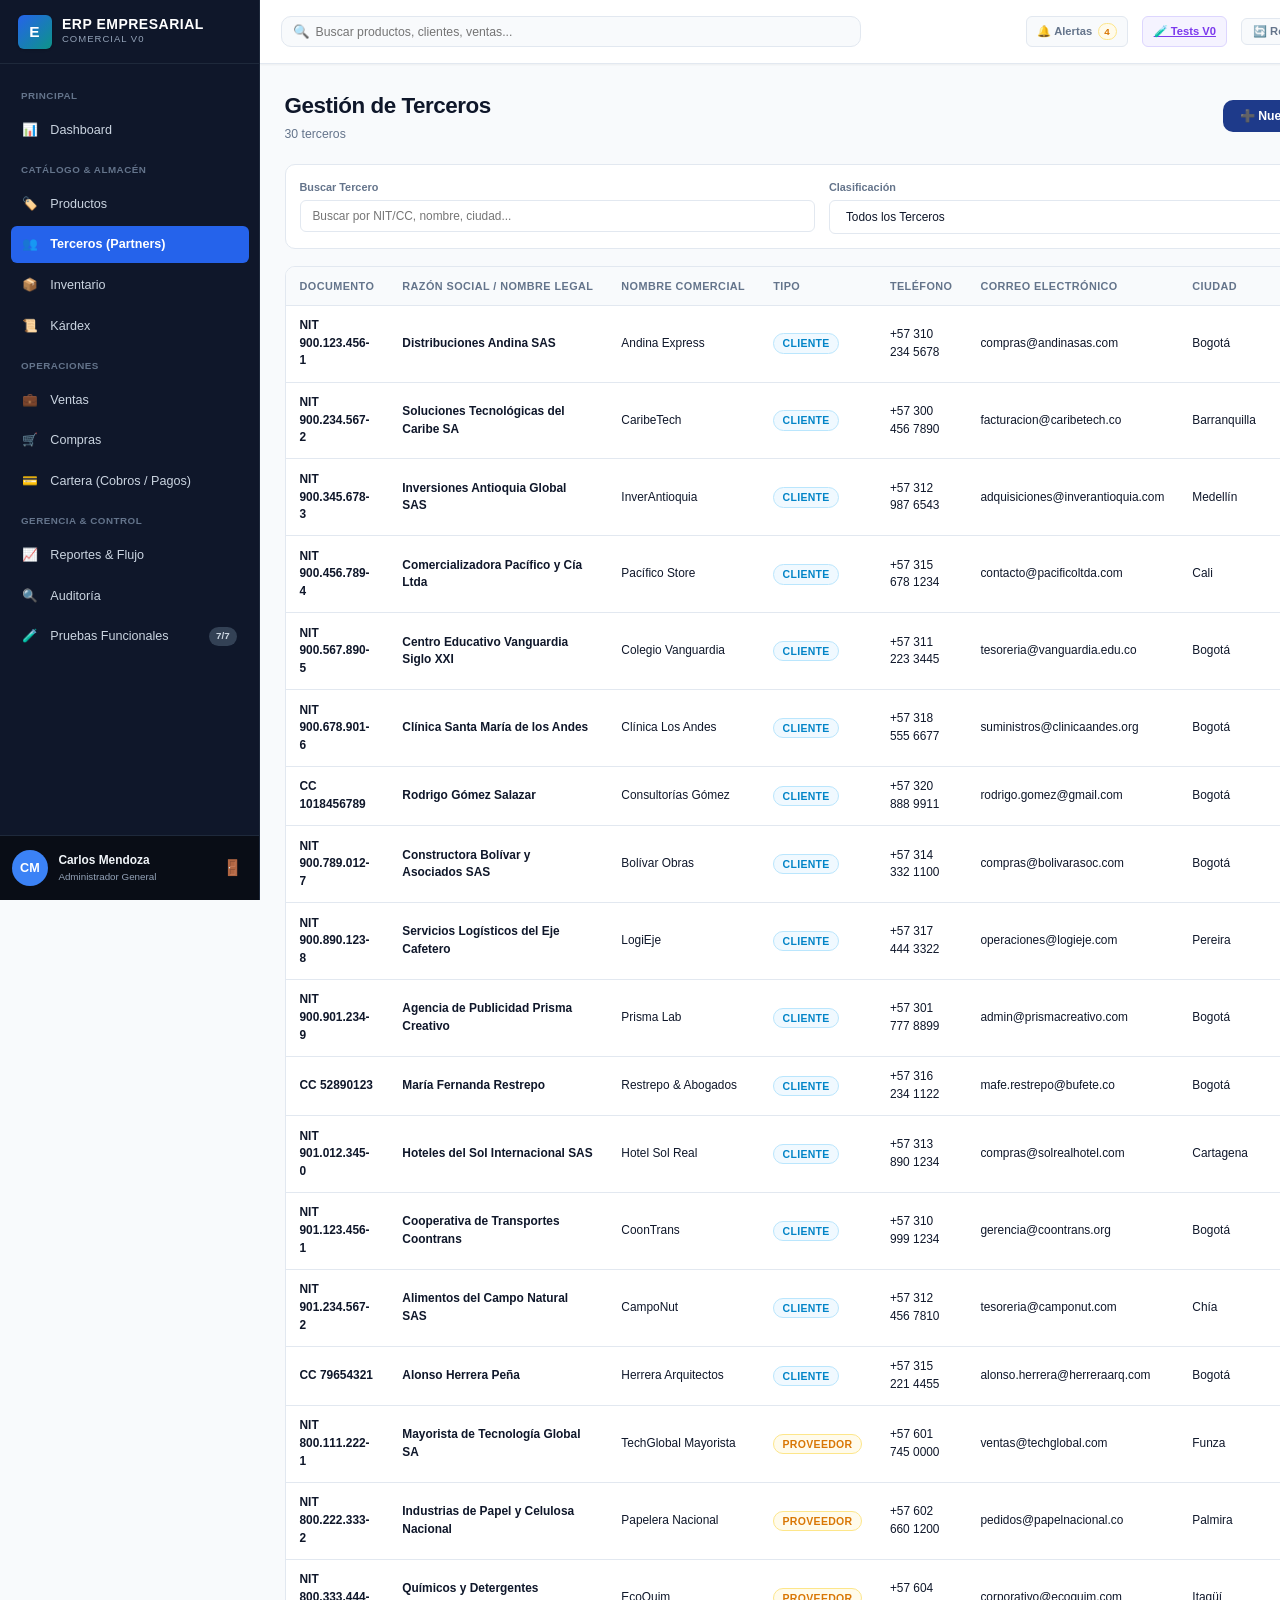
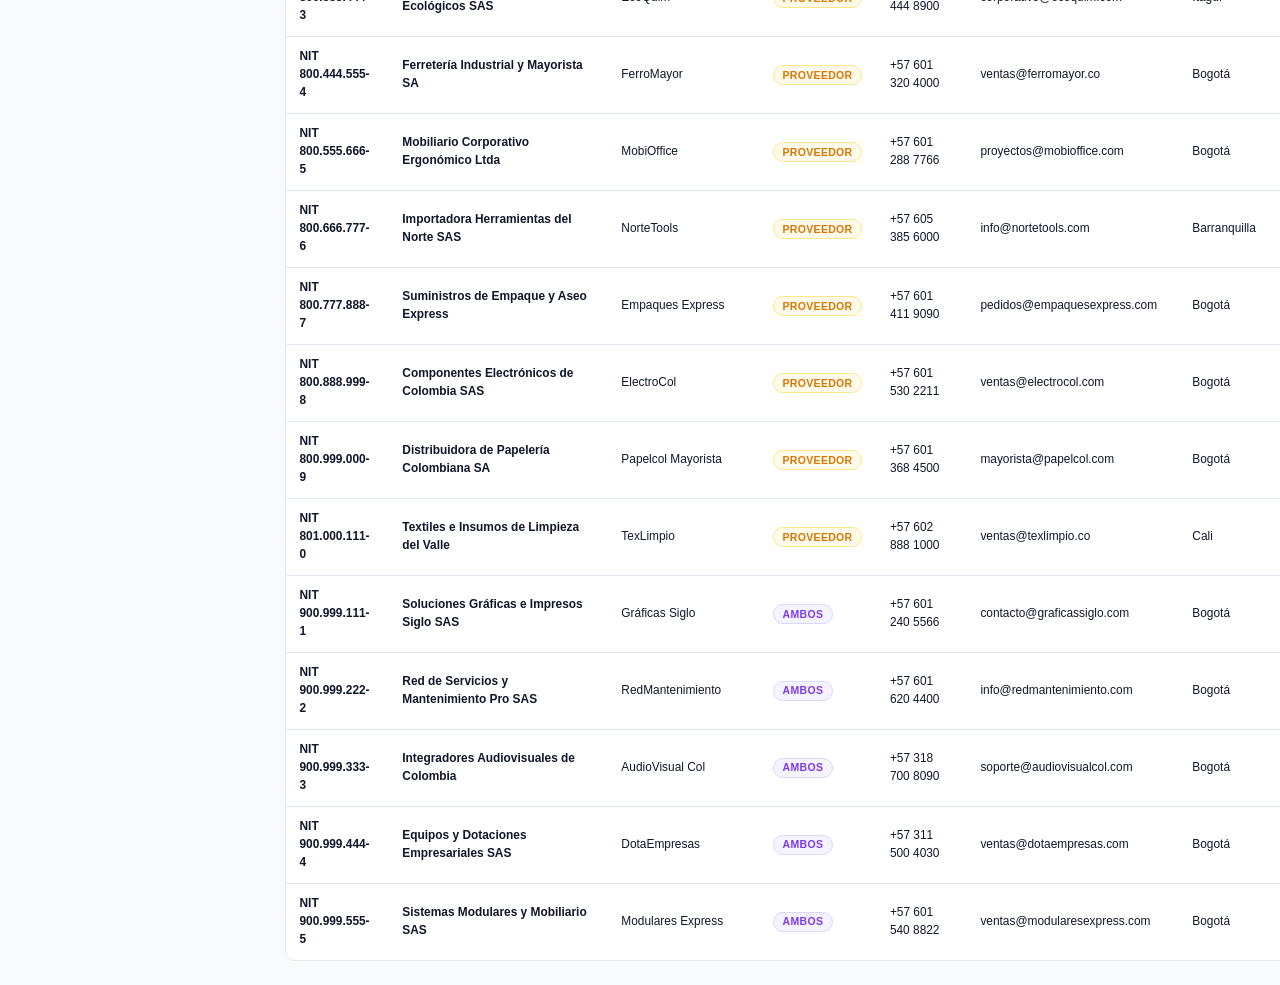
<file: erp-v0/terceros.html>
<!DOCTYPE html>
<html lang="es">
<head>
  <meta charset="UTF-8" />
  <meta name="viewport" content="width=device-width, initial-scale=1.0" />
  <title>Terceros (Clientes & Proveedores) — ERP Empresarial V0</title>
  <link rel="stylesheet" href="css/styles.css" />
  <link rel="stylesheet" href="css/responsive.css" />
  <link rel="stylesheet" href="css/print.css" />
</head>
<body>
  <div class="app-layout">
    <!-- SIDEBAR -->
    <aside class="sidebar">
      <div class="sidebar-header">
        <a href="index.html" class="brand-logo">
          <div class="brand-icon">E</div>
          <div class="brand-text">
            <span class="brand-title">ERP EMPRESARIAL</span>
            <span class="brand-subtitle">COMERCIAL V0</span>
          </div>
        </a>
      </div>

      <nav class="sidebar-nav">
        <div class="nav-section-title">Principal</div>
        <a href="index.html" class="nav-link">
          <span>📊</span>
          <span>Dashboard</span>
        </a>

        <div class="nav-section-title">Catálogo & Almacén</div>
        <a href="productos.html" class="nav-link" data-permission="productos">
          <span>🏷️</span>
          <span>Productos</span>
        </a>
        <a href="terceros.html" class="nav-link active" data-permission="clientes">
          <span>👥</span>
          <span>Terceros (Partners)</span>
        </a>
        <a href="inventario.html" class="nav-link" data-permission="inventario">
          <span>📦</span>
          <span>Inventario</span>
        </a>
        <a href="kardex.html" class="nav-link" data-permission="kardex">
          <span>📜</span>
          <span>Kárdex</span>
        </a>

        <div class="nav-section-title">Operaciones</div>
        <a href="ventas.html" class="nav-link" data-permission="ventas">
          <span>💼</span>
          <span>Ventas</span>
        </a>
        <a href="compras.html" class="nav-link" data-permission="compras">
          <span>🛒</span>
          <span>Compras</span>
        </a>
        <a href="cartera.html" class="nav-link" data-permission="cartera">
          <span>💳</span>
          <span>Cartera (Cobros / Pagos)</span>
        </a>

        <div class="nav-section-title">Gerencia & Control</div>
        <a href="reportes.html" class="nav-link" data-permission="reportes">
          <span>📈</span>
          <span>Reportes & Flujo</span>
        </a>
        <a href="auditoria.html" class="nav-link">
          <span>🔍</span>
          <span>Auditoría</span>
        </a>
        <a href="pruebas.html" class="nav-link">
          <span>🧪</span>
          <span>Pruebas Funcionales</span>
          <span class="nav-badge">7/7</span>
        </a>
      </nav>

      <div class="sidebar-footer">
        <div class="user-profile-badge">
          <div class="user-avatar">AD</div>
          <div class="user-info">
            <span class="user-name">Administrador</span>
            <span class="user-role-tag">admin</span>
          </div>
        </div>
        <button type="button" class="btn-logout" title="Cerrar sesión">🚪</button>
      </div>
    </aside>

    <!-- MAIN WRAPPER -->
    <div class="main-wrapper">
      <header class="top-navbar">
        <div class="nav-left">
          <button type="button" class="sidebar-toggle-btn">☰</button>
          <div class="search-container">
            <div class="search-input-wrapper">
              <span class="search-icon">🔍</span>
              <input type="text" id="global-search-input" class="global-search-input" placeholder="Buscar productos, clientes, ventas..." />
            </div>
            <div id="search-results-dropdown" class="search-results-dropdown"></div>
          </div>
        </div>
        <div class="nav-right">
          <button type="button" id="btn-system-notifications" class="topbar-badge-btn">
            🔔 Alertas
            <span id="notif-badge-count" class="badge badge-warning" style="display: none; padding: 0.1rem 0.4rem; font-size: 0.7rem;">0</span>
          </button>
          <a href="pruebas.html" class="topbar-badge-btn btn-test-runner">🧪 Tests V0</a>
          <button type="button" class="topbar-badge-btn" onclick="resetSystemData()">🔄 Reiniciar Demo</button>
        </div>
      </header>

      <main class="page-content">
        <div class="page-header">
          <div class="page-title-group">
            <h1>Gestión de Terceros</h1>
            <p id="partners-count">Cargando directorio de clientes y proveedores...</p>
          </div>
          <div class="page-actions">
            <button type="button" class="btn btn-primary" onclick="openNewPartnerModal()">
              ➕ Nuevo Tercero
            </button>
          </div>
        </div>

        <!-- FILTERS -->
        <div class="toolbar-grid">
          <div class="filter-group">
            <label for="filter-partner-search">Buscar Tercero</label>
            <input type="text" id="filter-partner-search" class="form-control" placeholder="Buscar por NIT/CC, nombre, ciudad..." />
          </div>
          <div class="filter-group">
            <label for="filter-partner-type">Clasificación</label>
            <select id="filter-partner-type" class="form-select">
              <option value="all">Todos los Terceros</option>
              <option value="CLIENTE">Clientes</option>
              <option value="PROVEEDOR">Proveedores</option>
              <option value="AMBOS">Clientes & Proveedores (Ambos)</option>
            </select>
          </div>
        </div>

        <!-- TABLE -->
        <div class="table-responsive">
          <table class="table">
            <thead>
              <tr>
                <th>Documento</th>
                <th>Razón Social / Nombre Legal</th>
                <th>Nombre Comercial</th>
                <th>Tipo</th>
                <th>Teléfono</th>
                <th>Correo Electrónico</th>
                <th>Ciudad</th>
                <th style="text-align: right;">Acciones</th>
              </tr>
            </thead>
            <tbody id="partners-table-body">
              <!-- Loaded by partners.js -->
            </tbody>
          </table>
        </div>
      </main>
    </div>
  </div>

  <!-- MODAL: ADD / EDIT PARTNER -->
  <div id="partner-modal-overlay" class="modal-overlay">
    <div class="modal-dialog modal-dialog-lg">
      <div class="modal-header">
        <h3 id="partner-modal-title" class="modal-title">Nuevo Tercero</h3>
        <button type="button" class="modal-close-btn" onclick="closePartnerModal()">&times;</button>
      </div>
      <form id="partner-form">
        <input type="hidden" id="partner-id" />
        <div class="modal-body">
          <div class="form-row">
            <div class="form-group">
              <label for="partner-type">Tipo de Relación <span class="required">*</span></label>
              <select id="partner-type" class="form-select" required>
                <option value="CLIENTE">Cliente</option>
                <option value="PROVEEDOR">Proveedor</option>
                <option value="AMBOS">Cliente y Proveedor (Ambos)</option>
              </select>
            </div>
            <div class="form-group">
              <label for="partner-doc-type">Tipo de Documento</label>
              <select id="partner-doc-type" class="form-select">
                <option value="NIT">NIT (Empresas)</option>
                <option value="CC">Cédula de Ciudadanía (CC)</option>
                <option value="CE">Cédula de Extranjería (CE)</option>
                <option value="PAS">Pasaporte</option>
              </select>
            </div>
            <div class="form-group">
              <label for="partner-doc-number">Número de Documento <span class="required">*</span></label>
              <input type="text" id="partner-doc-number" class="form-control" placeholder="900.123.456-1" required />
              <small class="form-help">Debe ser único en el sistema.</small>
            </div>
          </div>

          <div class="form-row">
            <div class="form-group">
              <label for="partner-legal-name">Razón Social / Nombre Legal <span class="required">*</span></label>
              <input type="text" id="partner-legal-name" class="form-control" placeholder="Distribuciones Alfa SAS" required />
            </div>
            <div class="form-group">
              <label for="partner-commercial-name">Nombre Comercial / Sucursal</label>
              <input type="text" id="partner-commercial-name" class="form-control" placeholder="Alfa Store" />
            </div>
          </div>

          <div class="form-row">
            <div class="form-group">
              <label for="partner-email">Correo Electrónico Facturación</label>
              <input type="email" id="partner-email" class="form-control" placeholder="facturacion@empresa.com" />
            </div>
            <div class="form-group">
              <label for="partner-phone">Teléfono / Celular</label>
              <input type="tel" id="partner-phone" class="form-control" placeholder="+57 300 123 4567" />
            </div>
            <div class="form-group">
              <label for="partner-city">Ciudad</label>
              <input type="text" id="partner-city" class="form-control" placeholder="Bogotá, Medellín..." />
            </div>
          </div>

          <div class="form-row">
            <div class="form-group">
              <label for="partner-address">Dirección Fiscal / Despacho</label>
              <input type="text" id="partner-address" class="form-control" placeholder="Calle 26 # 68-35" />
            </div>
            <div class="form-group">
              <label for="partner-tax-regime">Régimen Fiscal</label>
              <select id="partner-tax-regime" class="form-select">
                <option value="Responsable de IVA">Responsable de IVA</option>
                <option value="No responsable de IVA">No responsable de IVA</option>
                <option value="Gran Contribuyente">Gran Contribuyente</option>
                <option value="Régimen Simple">Régimen Simple de Tributación (RST)</option>
              </select>
            </div>
            <div class="form-group">
              <label for="partner-status">Estado</label>
              <select id="partner-status" class="form-select">
                <option value="ACTIVO">Activo</option>
                <option value="INACTIVO">Inactivo</option>
              </select>
            </div>
          </div>
        </div>
        <div class="modal-footer">
          <button type="button" class="btn btn-secondary" onclick="closePartnerModal()">Cancelar</button>
          <button type="submit" class="btn btn-primary">Guardar Tercero</button>
        </div>
      </form>
    </div>
  </div>

  <!-- SCRIPT INCLUSIONS -->
  <script src="js/storage.js"></script>
  <script src="js/utils.js"></script>
  <script src="js/auth.js"></script>
  <script src="js/audit.js"></script>
  <script src="js/services.js"></script>
  <script src="js/seed.js"></script>
  <script src="js/app.js"></script>
  <script src="js/partners.js"></script>
</body>
</html>
</file>
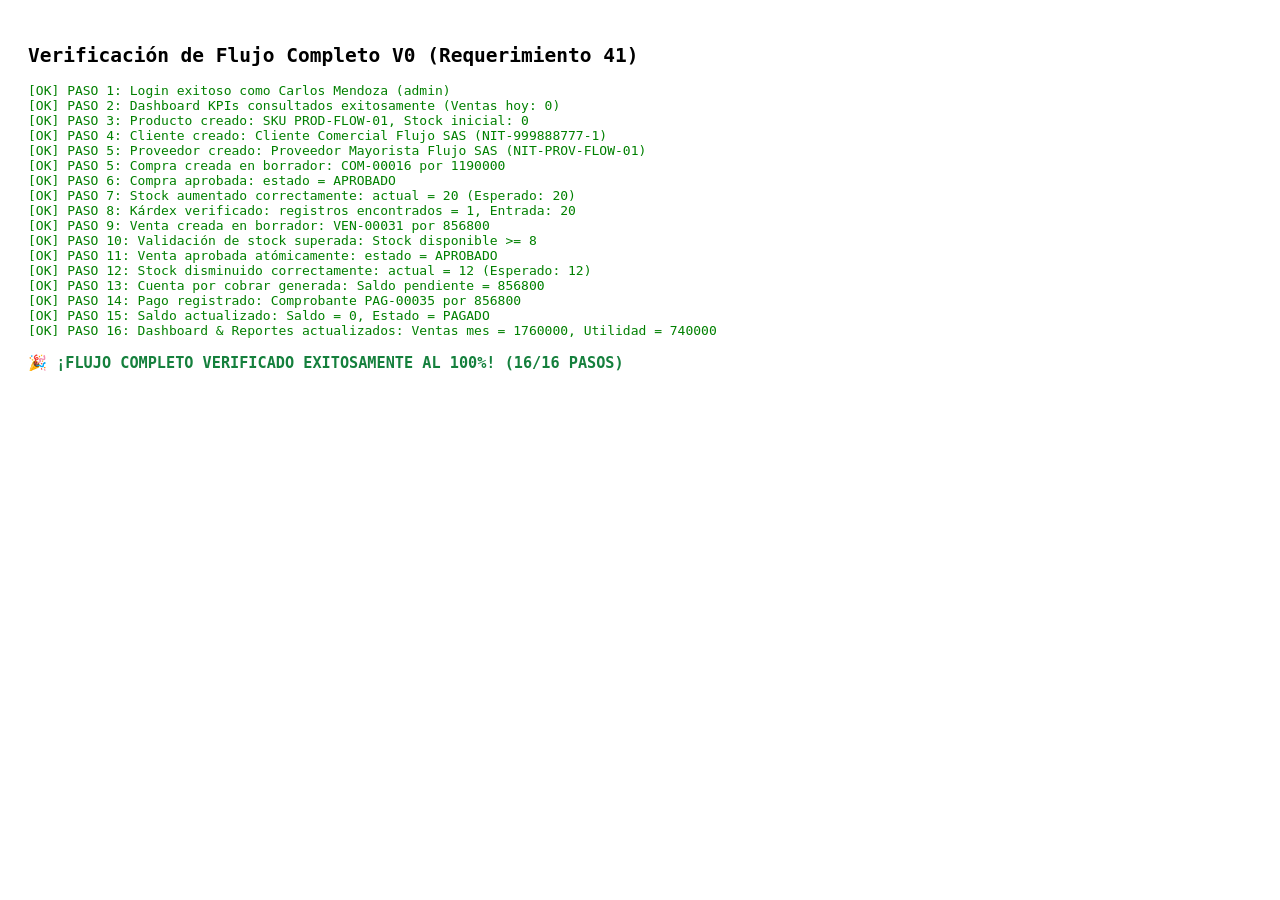
<file: erp-v0/test_flow.html>
<!DOCTYPE html>
<html lang="es">
<head>
  <meta charset="UTF-8" />
  <title>Verificación de Flujo Completo — ERP V0</title>
  <script src="js/storage.js"></script>
  <script src="js/utils.js"></script>
  <script src="js/auth.js"></script>
  <script src="js/audit.js"></script>
  <script src="js/services.js"></script>
  <script src="js/seed.js"></script>
</head>
<body style="font-family: monospace; padding: 20px;">
  <h2>Verificación de Flujo Completo V0 (Requerimiento 41)</h2>
  <div id="flow-log"></div>

  <script>
    const logEl = document.getElementById('flow-log');
    function log(step, msg, ok = true) {
      const div = document.createElement('div');
      div.style.color = ok ? 'green' : 'red';
      div.textContent = `[${ok ? 'OK' : 'ERROR'}] PASO ${step}: ${msg}`;
      logEl.appendChild(div);
      console.log(`[${ok ? 'OK' : 'ERROR'}] PASO ${step}: ${msg}`);
    }

    try {
      // 1. LOGIN
      const user = AuthService.login('admin@erp.com', 'password');
      log(1, `Login exitoso como ${user.name} (${user.role})`);

      // 2. DASHBOARD KPIs
      const kpisInitial = DashboardService.getKPIs();
      log(2, `Dashboard KPIs consultados exitosamente (Ventas hoy: ${kpisInitial.todaySales.total})`);

      // 3. CREAR PRODUCTO
      const testSku = 'PROD-FLOW-01';
      const prod = InventoryService.createProduct({
        sku: testSku,
        name: 'Producto de Flujo End-to-End',
        category: 'Tecnología',
        cost: 50000,
        price: 90000,
        stock: 0,
        minStock: 2,
      });
      log(3, `Producto creado: SKU ${prod.sku}, Stock inicial: ${prod.stock}`);

      // 4. CREAR CLIENTE
      const testClientDoc = 'NIT-999888777-1';
      const client = PartnerService.create({
        type: 'CLIENTE',
        docType: 'NIT',
        docNumber: testClientDoc,
        legalName: 'Cliente Comercial Flujo SAS',
        city: 'Bogotá',
      });
      log(4, `Cliente creado: ${client.legalName} (${client.docNumber})`);

      // 5. CREAR PROVEEDOR & COMPRA
      const supplier = PartnerService.create({
        type: 'PROVEEDOR',
        docType: 'NIT',
        docNumber: 'NIT-PROV-FLOW-01',
        legalName: 'Proveedor Mayorista Flujo SAS',
        city: 'Medellín',
      });
      log(5, `Proveedor creado: ${supplier.legalName} (${supplier.docNumber})`);

      const purchase = PurchaseService.createPurchase({
        supplierId: supplier.id,
        supplierName: supplier.legalName,
        supplierDoc: supplier.docNumber,
        date: ERPUtils.getTodayISO(),
        dueDate: ERPUtils.getTodayISO(),
        items: [{ productId: prod.id, quantity: 20, unitCost: 50000 }],
      });
      log(5, `Compra creada en borrador: ${purchase.docNumber} por ${purchase.total}`);

      // 6. APROBAR COMPRA
      const approvedPurchase = PurchaseService.approvePurchase(purchase.id);
      log(6, `Compra aprobada: estado = ${approvedPurchase.status}`);

      // 7. AUMENTAR STOCK
      const prodAfterPurchase = InventoryService.getProductById(prod.id);
      const stockIncreased = prodAfterPurchase.stock === 20;
      log(7, `Stock aumentado correctamente: actual = ${prodAfterPurchase.stock} (Esperado: 20)`, stockIncreased);

      // 8. VER KÁRDEX
      const kardexMoves = InventoryService.getKardex({ productId: prod.id });
      const hasPurchaseKardex = kardexMoves.some(k => k.documentRef === purchase.docNumber && k.entry === 20);
      log(8, `Kárdex verificado: registros encontrados = ${kardexMoves.length}, Entrada: 20`, hasPurchaseKardex);

      // 9. CREAR VENTA
      const sale = SalesService.createSale({
        customerId: client.id,
        customerName: client.legalName,
        customerDoc: client.docNumber,
        date: ERPUtils.getTodayISO(),
        dueDate: ERPUtils.getTodayISO(),
        items: [{ productId: prod.id, quantity: 8, unitPrice: 90000 }],
      });
      log(9, `Venta creada en borrador: ${sale.docNumber} por ${sale.total}`);

      // 10. VALIDAR STOCK
      const stockAvailable = InventoryService.validateStockAvailability(prod.id, 8);
      log(10, `Validación de stock superada: Stock disponible >= 8`, stockAvailable);

      // 11. APROBAR VENTA
      const approvedSale = SalesService.approveSale(sale.id);
      log(11, `Venta aprobada atómicamente: estado = ${approvedSale.status}`);

      // 12. DISMINUIR STOCK
      const prodAfterSale = InventoryService.getProductById(prod.id);
      const stockDecreased = prodAfterSale.stock === 12; // 20 - 8 = 12
      log(12, `Stock disminuido correctamente: actual = ${prodAfterSale.stock} (Esperado: 12)`, stockDecreased);

      // 13. GENERAR CARTERA (Cuentas por Cobrar)
      const arList = PaymentService.getAccountsReceivable();
      const saleInAR = arList.find(s => s.docNumber === sale.docNumber);
      const inAR = !!saleInAR && saleInAR.balance === sale.total;
      log(13, `Cuenta por cobrar generada: Saldo pendiente = ${saleInAR.balance}`, inAR);

      // 14. REGISTRAR PAGO
      const payment = PaymentService.createPayment({
        docType: 'VENTA',
        docNumber: sale.docNumber,
        amount: sale.total,
        paymentMethod: 'Transferencia',
        reference: 'TRF-FLOW-01',
      });
      log(14, `Pago registrado: Comprobante ${payment.docCode} por ${payment.amount}`);

      // 15. ACTUALIZAR SALDO
      const saleAfterPayment = SalesService.getByDocNumber(sale.docNumber);
      const paidInFull = saleAfterPayment.balance === 0 && saleAfterPayment.status === 'PAGADO';
      log(15, `Saldo actualizado: Saldo = ${saleAfterPayment.balance}, Estado = ${saleAfterPayment.status}`, paidInFull);

      // 16. VER DASHBOARD & REPORTES
      const kpisFinal = DashboardService.getKPIs();
      const chartData = DashboardService.getChartData();
      log(16, `Dashboard & Reportes actualizados: Ventas mes = ${kpisFinal.monthlyProfit.revenue}, Utilidad = ${kpisFinal.monthlyProfit.profit}`);

      const allSuccess = document.createElement('h3');
      allSuccess.style.color = '#15803d';
      allSuccess.textContent = '🎉 ¡FLUJO COMPLETO VERIFICADO EXITOSAMENTE AL 100%! (16/16 PASOS)';
      document.body.appendChild(allSuccess);

    } catch (e) {
      log('ERROR', e.message, false);
    }
  </script>
</body>
</html>
</file>
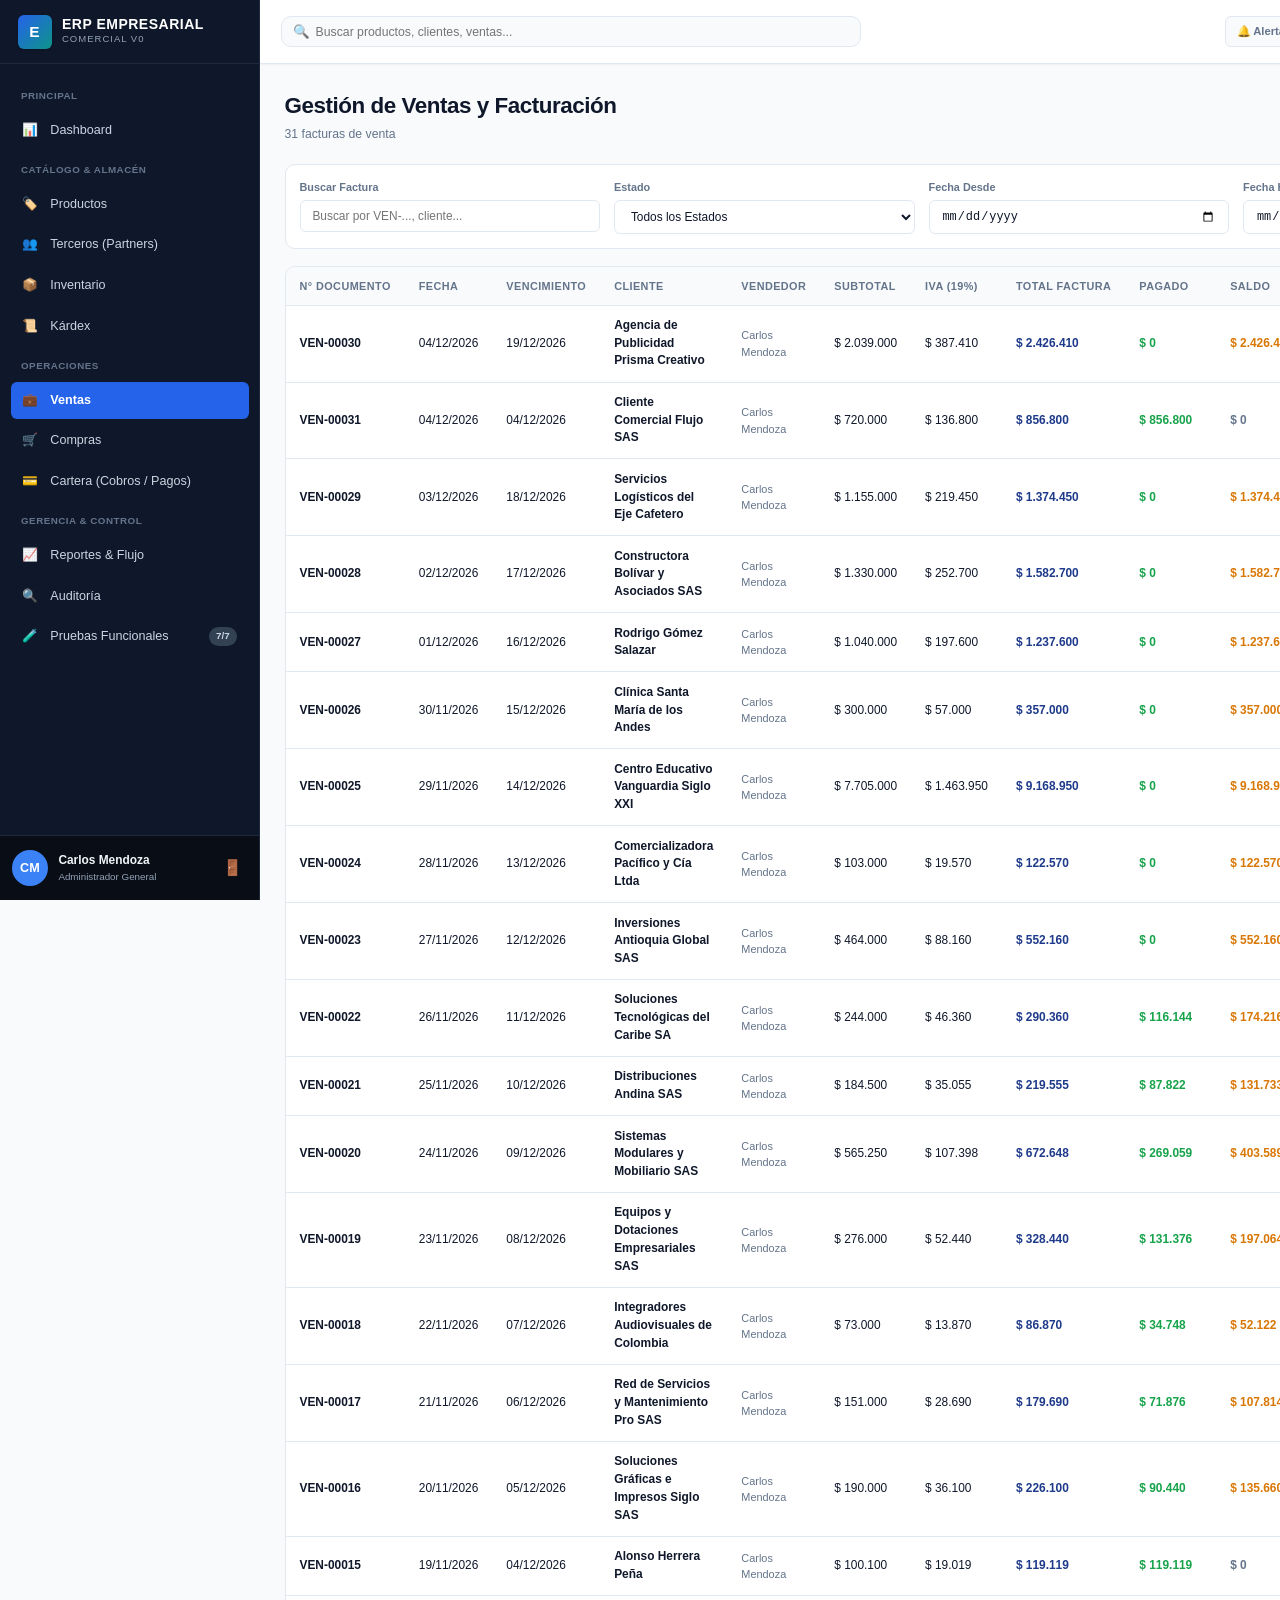
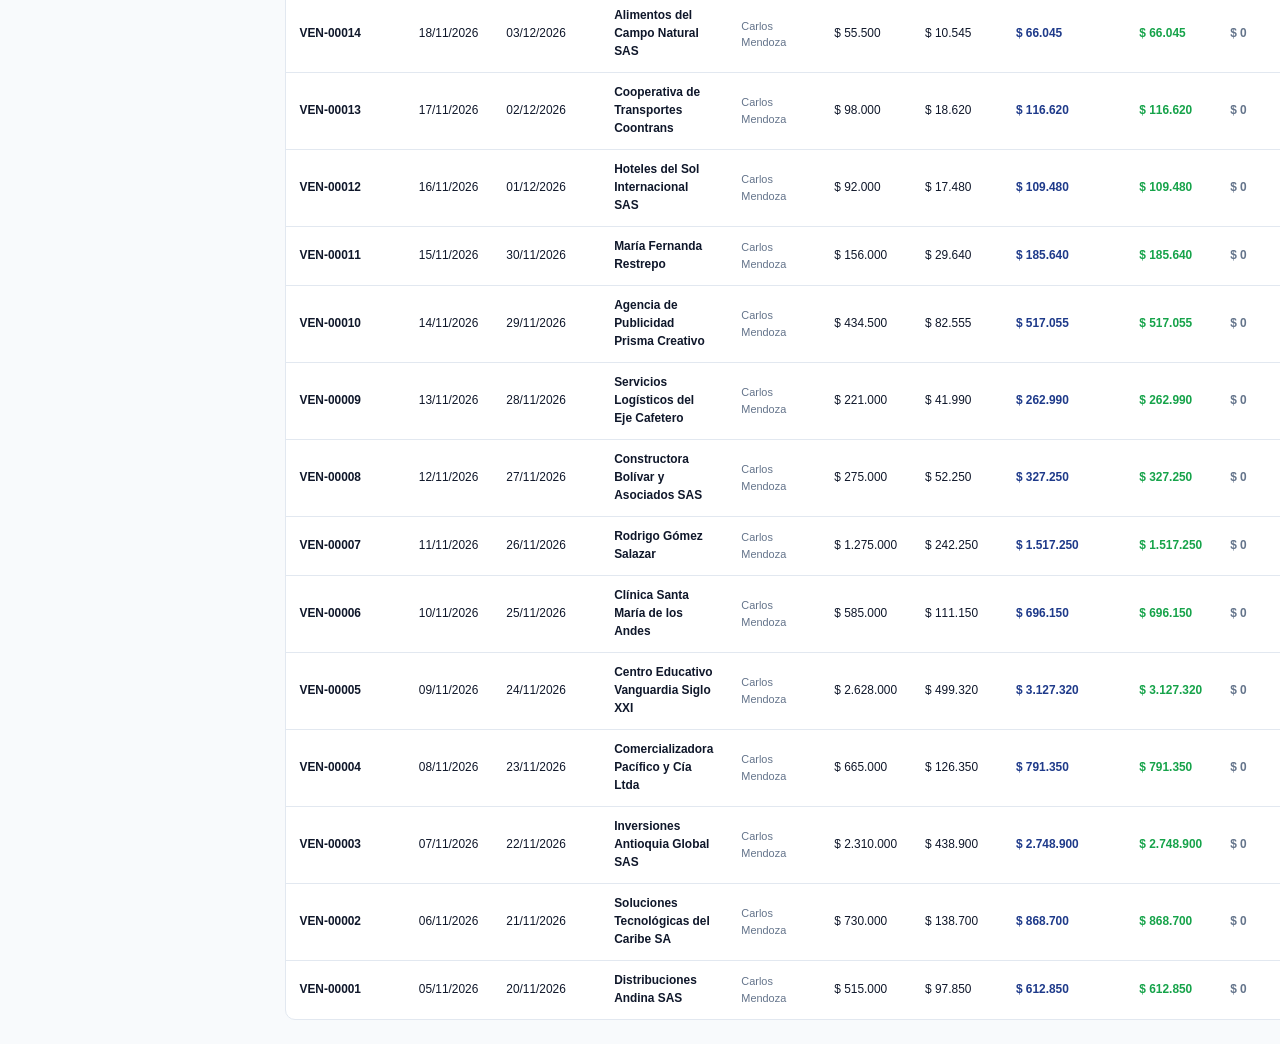
<file: erp-v0/ventas.html>
<!DOCTYPE html>
<html lang="es">
<head>
  <meta charset="UTF-8" />
  <meta name="viewport" content="width=device-width, initial-scale=1.0" />
  <title>Facturación y Ventas — ERP Empresarial V0</title>
  <link rel="stylesheet" href="css/styles.css" />
  <link rel="stylesheet" href="css/responsive.css" />
  <link rel="stylesheet" href="css/print.css" />
</head>
<body>
  <div class="app-layout">
    <!-- SIDEBAR -->
    <aside class="sidebar">
      <div class="sidebar-header">
        <a href="index.html" class="brand-logo">
          <div class="brand-icon">E</div>
          <div class="brand-text">
            <span class="brand-title">ERP EMPRESARIAL</span>
            <span class="brand-subtitle">COMERCIAL V0</span>
          </div>
        </a>
      </div>

      <nav class="sidebar-nav">
        <div class="nav-section-title">Principal</div>
        <a href="index.html" class="nav-link">
          <span>📊</span>
          <span>Dashboard</span>
        </a>

        <div class="nav-section-title">Catálogo & Almacén</div>
        <a href="productos.html" class="nav-link" data-permission="productos">
          <span>🏷️</span>
          <span>Productos</span>
        </a>
        <a href="terceros.html" class="nav-link" data-permission="clientes">
          <span>👥</span>
          <span>Terceros (Partners)</span>
        </a>
        <a href="inventario.html" class="nav-link" data-permission="inventario">
          <span>📦</span>
          <span>Inventario</span>
        </a>
        <a href="kardex.html" class="nav-link" data-permission="kardex">
          <span>📜</span>
          <span>Kárdex</span>
        </a>

        <div class="nav-section-title">Operaciones</div>
        <a href="ventas.html" class="nav-link active" data-permission="ventas">
          <span>💼</span>
          <span>Ventas</span>
        </a>
        <a href="compras.html" class="nav-link" data-permission="compras">
          <span>🛒</span>
          <span>Compras</span>
        </a>
        <a href="cartera.html" class="nav-link" data-permission="cartera">
          <span>💳</span>
          <span>Cartera (Cobros / Pagos)</span>
        </a>

        <div class="nav-section-title">Gerencia & Control</div>
        <a href="reportes.html" class="nav-link" data-permission="reportes">
          <span>📈</span>
          <span>Reportes & Flujo</span>
        </a>
        <a href="auditoria.html" class="nav-link">
          <span>🔍</span>
          <span>Auditoría</span>
        </a>
        <a href="pruebas.html" class="nav-link">
          <span>🧪</span>
          <span>Pruebas Funcionales</span>
          <span class="nav-badge">7/7</span>
        </a>
      </nav>

      <div class="sidebar-footer">
        <div class="user-profile-badge">
          <div class="user-avatar">AD</div>
          <div class="user-info">
            <span class="user-name">Administrador</span>
            <span class="user-role-tag">admin</span>
          </div>
        </div>
        <button type="button" class="btn-logout" title="Cerrar sesión">🚪</button>
      </div>
    </aside>

    <!-- MAIN CONTENT -->
    <div class="main-wrapper">
      <header class="top-navbar">
        <div class="nav-left">
          <button type="button" class="sidebar-toggle-btn">☰</button>
          <div class="search-container">
            <div class="search-input-wrapper">
              <span class="search-icon">🔍</span>
              <input type="text" id="global-search-input" class="global-search-input" placeholder="Buscar productos, clientes, ventas..." />
            </div>
            <div id="search-results-dropdown" class="search-results-dropdown"></div>
          </div>
        </div>
        <div class="nav-right">
          <button type="button" id="btn-system-notifications" class="topbar-badge-btn">
            🔔 Alertas
            <span id="notif-badge-count" class="badge badge-warning" style="display: none; padding: 0.1rem 0.4rem; font-size: 0.7rem;">0</span>
          </button>
          <a href="pruebas.html" class="topbar-badge-btn btn-test-runner">🧪 Tests V0</a>
          <button type="button" class="topbar-badge-btn" onclick="resetSystemData()">🔄 Reiniciar Demo</button>
        </div>
      </header>

      <main class="page-content">
        <div class="page-header">
          <div class="page-title-group">
            <h1>Gestión de Ventas y Facturación</h1>
            <p id="sales-count">Cargando ventas...</p>
          </div>
          <div class="page-actions">
            <button type="button" class="btn btn-primary" onclick="openNewSaleModal()">
              ➕ Nueva Venta
            </button>
          </div>
        </div>

        <!-- FILTERS -->
        <div class="toolbar-grid" style="grid-template-columns: repeat(auto-fit, minmax(180px, 1fr));">
          <div class="filter-group">
            <label for="sales-filter-search">Buscar Factura</label>
            <input type="text" id="sales-filter-search" class="form-control" placeholder="Buscar por VEN-..., cliente..." />
          </div>
          <div class="filter-group">
            <label for="sales-filter-status">Estado</label>
            <select id="sales-filter-status" class="form-select">
              <option value="ALL">Todos los Estados</option>
              <option value="BORRADOR">Borrador</option>
              <option value="APROBADO">Aprobado</option>
              <option value="PARCIALMENTE PAGADO">Parcialmente pagado</option>
              <option value="PAGADO">Pagado</option>
              <option value="FINALIZADO">Finalizado</option>
              <option value="ANULADO">Anulado</option>
            </select>
          </div>
          <div class="filter-group">
            <label for="sales-filter-start">Fecha Desde</label>
            <input type="date" id="sales-filter-start" class="form-control" />
          </div>
          <div class="filter-group">
            <label for="sales-filter-end">Fecha Hasta</label>
            <input type="date" id="sales-filter-end" class="form-control" />
          </div>
        </div>

        <!-- SALES TABLE -->
        <div class="table-responsive">
          <table class="table">
            <thead>
              <tr>
                <th>N° Documento</th>
                <th>Fecha</th>
                <th>Vencimiento</th>
                <th>Cliente</th>
                <th>Vendedor</th>
                <th>Subtotal</th>
                <th>IVA (19%)</th>
                <th>Total Factura</th>
                <th>Pagado</th>
                <th>Saldo</th>
                <th>Estado</th>
                <th style="text-align: right;">Acciones</th>
              </tr>
            </thead>
            <tbody id="sales-table-body">
              <!-- Loaded by sales.js -->
            </tbody>
          </table>
        </div>
      </main>
    </div>
  </div>

  <!-- MODAL: NUEVA VENTA (MULTI-ITEM) -->
  <div id="sale-modal-overlay" class="modal-overlay">
    <div class="modal-dialog modal-dialog-xl">
      <div class="modal-header">
        <h3 class="modal-title">Registrar Nueva Venta Comercial</h3>
        <button type="button" class="modal-close-btn" onclick="closeSaleModal()">&times;</button>
      </div>
      <form id="sale-form">
        <div class="modal-body">
          <!-- Encabezado de Venta -->
          <div class="form-row">
            <div class="form-group" style="grid-column: span 2;">
              <label for="sale-customer-id">Cliente <span class="required">*</span></label>
              <select id="sale-customer-id" class="form-select" required>
                <!-- Loaded by sales.js -->
              </select>
            </div>
            <div class="form-group">
              <label for="sale-date">Fecha de Factura <span class="required">*</span></label>
              <input type="date" id="sale-date" class="form-control" required />
            </div>
            <div class="form-group">
              <label for="sale-due-date">Fecha Vencimiento <span class="required">*</span></label>
              <input type="date" id="sale-due-date" class="form-control" required />
            </div>
          </div>

          <div class="form-row">
            <div class="form-group">
              <label for="sale-warehouse">Bodega de Despacho</label>
              <select id="sale-warehouse" class="form-select">
                <option value="Bodega Principal">Bodega Principal</option>
                <option value="Bodega Norte">Bodega Norte</option>
              </select>
            </div>
            <div class="form-group" style="grid-column: span 3;">
              <label for="sale-notes">Observaciones / Términos de Negociación</label>
              <input type="text" id="sale-notes" class="form-control" placeholder="Términos comerciales, entrega..." />
            </div>
          </div>

          <!-- Add Line Toolbar -->
          <div style="background: #f8fafc; border: 1px solid var(--border); border-radius: var(--radius-md); padding: 1rem; margin: 1.25rem 0;">
            <div style="font-size: 0.82rem; font-weight: 700; text-transform: uppercase; color: var(--text-muted); margin-bottom: 0.65rem;">
              Agregar Ítem al Detalle
            </div>
            <div style="display: grid; grid-template-columns: 3fr 1fr 1.5fr 1fr auto; gap: 0.75rem; align-items: flex-end;">
              <div class="form-group">
                <label for="sale-line-product">Producto</label>
                <select id="sale-line-product" class="form-select">
                  <!-- Loaded by sales.js -->
                </select>
                <span id="sale-line-stock-info" style="font-size: 0.72rem; color: var(--primary); font-weight: 600; margin-top: 0.2rem;"></span>
              </div>
              <div class="form-group">
                <label for="sale-line-quantity">Cantidad</label>
                <input type="number" id="sale-line-quantity" class="form-control" min="1" step="1" value="1" />
              </div>
              <div class="form-group">
                <label for="sale-line-price">Precio Unitario ($)</label>
                <input type="number" id="sale-line-price" class="form-control" min="0" step="1" />
              </div>
              <div class="form-group">
                <label for="sale-line-discount">Desc. (%)</label>
                <input type="number" id="sale-line-discount" class="form-control" min="0" max="100" step="1" value="0" />
              </div>
              <button type="button" id="btn-add-sale-line" class="btn btn-primary" style="height: 38px;">
                ➕ Agregar
              </button>
            </div>
          </div>

          <!-- Items Table -->
          <div class="table-responsive" style="max-height: 250px; overflow-y: auto;">
            <table class="table">
              <thead>
                <tr>
                  <th>Producto</th>
                  <th style="width: 80px;">Cant</th>
                  <th>Precio Unit.</th>
                  <th style="width: 80px;">Desc %</th>
                  <th>IVA</th>
                  <th>Total Línea</th>
                  <th style="width: 60px; text-align: right;">Quitar</th>
                </tr>
              </thead>
              <tbody id="sale-items-table-body">
                <!-- Lines injected by sales.js -->
              </tbody>
            </table>
          </div>

          <!-- Summary breakdown -->
          <div style="display: flex; justify-content: flex-end; margin-top: 1rem;">
            <div class="totals-card">
              <div class="totals-row">
                <span>Subtotal:</span>
                <strong id="sale-summary-subtotal">$ 0</strong>
              </div>
              <div class="totals-row">
                <span>IVA (19%):</span>
                <strong id="sale-summary-tax">$ 0</strong>
              </div>
              <div class="totals-row grand-total">
                <span>Total a Cobrar:</span>
                <strong id="sale-summary-total">$ 0</strong>
              </div>
              <div class="totals-row" style="color: var(--success); font-size: 0.78rem;">
                <span>Margen Estimado:</span>
                <strong id="sale-summary-profit">$ 0</strong>
              </div>
            </div>
          </div>
        </div>
        <div class="modal-footer">
          <button type="button" class="btn btn-secondary" onclick="closeSaleModal()">Cancelar</button>
          <button type="submit" class="btn btn-primary">Guardar Venta (Borrador)</button>
        </div>
      </form>
    </div>
  </div>

  <!-- SCRIPT INCLUSIONS -->
  <script src="js/storage.js"></script>
  <script src="js/utils.js"></script>
  <script src="js/auth.js"></script>
  <script src="js/audit.js"></script>
  <script src="js/services.js"></script>
  <script src="js/seed.js"></script>
  <script src="js/app.js"></script>
  <script src="js/sales.js"></script>
</body>
</html>
</file>
<file: erp-v0/css/styles.css>
/* ==========================================================================
   ERP EMPRESARIAL V0 - MAIN STYLESHEET
   Clean, modern, corporate, high-contrast & accessible ERP Design System
   ========================================================================== */

:root {
  /* Brand & Corporate Colors */
  --primary: #1e3a8a;          /* Deep Corporate Navy */
  --primary-hover: #172554;
  --primary-light: #eff6ff;
  --secondary: #0f766e;        /* Deep Teal */
  --secondary-light: #f0fdfa;
  
  /* Semantic Status Colors */
  --success: #16a34a;          /* Green for Paid / Approved / Normal Stock */
  --success-bg: #f0fdf4;
  --success-border: #bbf7d0;
  
  --warning: #d97706;          /* Amber for Critical Stock / Partially Paid */
  --warning-bg: #fffbeb;
  --warning-border: #fde68a;
  
  --danger: #dc2626;           /* Red for Overdue / Cancelled / Out of Stock */
  --danger-bg: #fef2f2;
  --danger-border: #fecaca;
  
  --info: #0284c7;             /* Blue for Draft / Informational */
  --info-bg: #f0f9ff;
  --info-border: #bae6fd;

  --purple: #7c3aed;
  --purple-bg: #f5f3ff;

  /* Neutral & Grayscale */
  --bg-body: #f8fafc;
  --bg-surface: #ffffff;
  --bg-card: #ffffff;
  --bg-hover: #f1f5f9;
  --bg-muted: #e2e8f0;
  
  --text-main: #0f172a;        /* High-contrast Slate */
  --text-muted: #64748b;
  --text-light: #94a3b8;
  --text-inverse: #ffffff;

  --border: #e2e8f0;
  --border-focus: #3b82f6;

  /* Shadows */
  --shadow-xs: 0 1px 2px 0 rgb(0 0 0 / 0.05);
  --shadow-sm: 0 1px 3px 0 rgb(0 0 0 / 0.1), 0 1px 2px -1px rgb(0 0 0 / 0.1);
  --shadow-md: 0 4px 6px -1px rgb(0 0 0 / 0.1), 0 2px 4px -2px rgb(0 0 0 / 0.1);
  --shadow-lg: 0 10px 15px -3px rgb(0 0 0 / 0.1), 0 4px 6px -4px rgb(0 0 0 / 0.1);
  --shadow-xl: 0 20px 25px -5px rgb(0 0 0 / 0.1), 0 8px 10px -6px rgb(0 0 0 / 0.1);

  /* Layout Measurements */
  --sidebar-width: 260px;
  --navbar-height: 64px;
  --radius-sm: 6px;
  --radius-md: 10px;
  --radius-lg: 14px;
  --transition: all 0.2s cubic-bezier(0.4, 0, 0.2, 1);
}

/* Base Reset */
*, *::before, *::after {
  box-sizing: border-box;
  margin: 0;
  padding: 0;
}

html, body {
  height: 100%;
  font-family: -apple-system, BlinkMacSystemFont, "Segoe UI", Roboto, "Helvetica Neue", Arial, sans-serif;
  color: var(--text-main);
  background-color: var(--bg-body);
  font-size: 14px;
  line-height: 1.5;
  -webkit-font-smoothing: antialiased;
}

/* Layout Architecture */
.app-layout {
  display: flex;
  min-height: 100vh;
  width: 100%;
}

/* Sidebar Styles */
.sidebar {
  width: var(--sidebar-width);
  background: #0f172a; /* Corporate Dark Slate */
  color: #f8fafc;
  display: flex;
  flex-direction: column;
  position: fixed;
  top: 0;
  bottom: 0;
  left: 0;
  z-index: 100;
  transition: transform 0.25s ease, width 0.25s ease;
  overflow-y: auto;
  border-right: 1px solid #1e293b;
}

.sidebar-header {
  height: var(--navbar-height);
  padding: 0 1.25rem;
  display: flex;
  align-items: center;
  justify-content: space-between;
  border-bottom: 1px solid #1e293b;
}

.brand-logo {
  display: flex;
  align-items: center;
  gap: 0.75rem;
  text-decoration: none;
  color: #ffffff;
}

.brand-icon {
  width: 34px;
  height: 34px;
  border-radius: var(--radius-sm);
  background: linear-gradient(135deg, #2563eb, #0d9488);
  display: flex;
  align-items: center;
  justify-content: center;
  font-weight: 800;
  font-size: 1.1rem;
  color: #ffffff;
  box-shadow: var(--shadow-sm);
}

.brand-text {
  display: flex;
  flex-direction: column;
}

.brand-title {
  font-weight: 700;
  font-size: 1rem;
  letter-spacing: 0.5px;
  line-height: 1.1;
  color: #ffffff;
}

.brand-subtitle {
  font-size: 0.68rem;
  color: #94a3b8;
  font-weight: 500;
  letter-spacing: 1px;
}

.sidebar-nav {
  flex: 1;
  padding: 1rem 0.75rem;
  display: flex;
  flex-direction: column;
  gap: 0.25rem;
}

.nav-section-title {
  font-size: 0.7rem;
  font-weight: 700;
  text-transform: uppercase;
  letter-spacing: 0.05em;
  color: #64748b;
  padding: 0.75rem 0.75rem 0.35rem 0.75rem;
}

.nav-link {
  display: flex;
  align-items: center;
  gap: 0.85rem;
  padding: 0.65rem 0.85rem;
  border-radius: var(--radius-sm);
  color: #cbd5e1;
  text-decoration: none;
  font-weight: 500;
  font-size: 0.9rem;
  transition: var(--transition);
}

.nav-link:hover {
  background-color: #1e293b;
  color: #ffffff;
}

.nav-link.active {
  background-color: #2563eb;
  color: #ffffff;
  font-weight: 600;
}

.nav-link i, .nav-link svg {
  font-size: 1.15rem;
  width: 20px;
  text-align: center;
  flex-shrink: 0;
}

.nav-badge {
  margin-left: auto;
  font-size: 0.7rem;
  padding: 0.15rem 0.5rem;
  border-radius: 9999px;
  background: #334155;
  color: #cbd5e1;
  font-weight: 600;
}

.sidebar-footer {
  padding: 1rem 0.85rem;
  border-top: 1px solid #1e293b;
  background: #090d16;
  display: flex;
  align-items: center;
  justify-content: space-between;
}

.user-profile-badge {
  display: flex;
  align-items: center;
  gap: 0.75rem;
  overflow: hidden;
}

.user-avatar {
  width: 36px;
  height: 36px;
  border-radius: 50%;
  background: #3b82f6;
  color: #ffffff;
  display: flex;
  align-items: center;
  justify-content: center;
  font-weight: 700;
  font-size: 0.9rem;
  flex-shrink: 0;
}

.user-info {
  display: flex;
  flex-direction: column;
  overflow: hidden;
}

.user-name {
  font-size: 0.85rem;
  font-weight: 600;
  color: #f1f5f9;
  white-space: nowrap;
  text-overflow: ellipsis;
  overflow: hidden;
}

.user-role-tag {
  font-size: 0.7rem;
  color: #94a3b8;
  text-transform: capitalize;
}

.btn-logout {
  background: transparent;
  border: none;
  color: #94a3b8;
  cursor: pointer;
  padding: 0.4rem;
  border-radius: var(--radius-sm);
  transition: var(--transition);
  font-size: 1.1rem;
}

.btn-logout:hover {
  color: #ef4444;
  background: #1e293b;
}

/* Main Content Area */
.main-wrapper {
  flex: 1;
  margin-left: var(--sidebar-width);
  display: flex;
  flex-direction: column;
  min-height: 100vh;
  background: var(--bg-body);
}

/* Top Navbar */
.top-navbar {
  height: var(--navbar-height);
  background: var(--bg-surface);
  border-bottom: 1px solid var(--border);
  padding: 0 1.5rem;
  display: flex;
  align-items: center;
  justify-content: space-between;
  position: sticky;
  top: 0;
  z-index: 50;
  box-shadow: var(--shadow-xs);
}

.nav-left {
  display: flex;
  align-items: center;
  gap: 1rem;
  flex: 1;
  max-width: 580px;
}

.sidebar-toggle-btn {
  display: none;
  background: none;
  border: 1px solid var(--border);
  padding: 0.5rem;
  border-radius: var(--radius-sm);
  cursor: pointer;
  color: var(--text-muted);
}

/* Global Search Bar */
.search-container {
  position: relative;
  width: 100%;
}

.search-input-wrapper {
  position: relative;
  display: flex;
  align-items: center;
}

.search-icon {
  position: absolute;
  left: 0.85rem;
  color: var(--text-light);
  font-size: 0.95rem;
  pointer-events: none;
}

.global-search-input {
  width: 100%;
  padding: 0.55rem 1rem 0.55rem 2.4rem;
  background: var(--bg-body);
  border: 1px solid var(--border);
  border-radius: var(--radius-md);
  font-size: 0.875rem;
  color: var(--text-main);
  outline: none;
  transition: var(--transition);
}

.global-search-input:focus {
  background: var(--bg-surface);
  border-color: var(--border-focus);
  box-shadow: 0 0 0 3px rgba(59, 130, 246, 0.15);
}

/* Global Search Results Dropdown */
.search-results-dropdown {
  position: absolute;
  top: calc(100% + 6px);
  left: 0;
  right: 0;
  background: var(--bg-surface);
  border: 1px solid var(--border);
  border-radius: var(--radius-md);
  box-shadow: var(--shadow-lg);
  max-height: 420px;
  overflow-y: auto;
  z-index: 200;
  display: none;
}

.search-results-dropdown.show {
  display: block;
}

.search-group {
  padding: 0.5rem 0;
  border-bottom: 1px solid var(--border);
}

.search-group:last-child {
  border-bottom: none;
}

.search-group-header {
  font-size: 0.72rem;
  font-weight: 700;
  text-transform: uppercase;
  color: var(--text-muted);
  padding: 0.35rem 1rem;
  letter-spacing: 0.05em;
  background: var(--bg-body);
}

.search-result-item {
  display: flex;
  align-items: center;
  justify-content: space-between;
  padding: 0.6rem 1rem;
  cursor: pointer;
  text-decoration: none;
  color: var(--text-main);
  transition: var(--transition);
}

.search-result-item:hover {
  background: var(--bg-hover);
}

.search-result-title {
  font-weight: 600;
  font-size: 0.85rem;
}

.search-result-meta {
  font-size: 0.75rem;
  color: var(--text-muted);
}

/* Topbar Right Actions */
.nav-right {
  display: flex;
  align-items: center;
  gap: 1rem;
}

.topbar-badge-btn {
  background: var(--bg-body);
  border: 1px solid var(--border);
  padding: 0.45rem 0.75rem;
  border-radius: var(--radius-sm);
  font-size: 0.8rem;
  font-weight: 600;
  color: var(--text-muted);
  cursor: pointer;
  display: flex;
  align-items: center;
  gap: 0.4rem;
  transition: var(--transition);
}

.topbar-badge-btn:hover {
  background: var(--bg-hover);
  color: var(--text-main);
}

.btn-test-runner {
  background: #f5f3ff;
  border-color: #ddd6fe;
  color: #7c3aed;
}

.btn-test-runner:hover {
  background: #ede9fe;
  color: #6d28d9;
}

/* Main Page Container */
.page-content {
  flex: 1;
  padding: 1.75rem;
}

/* Header & Breadcrumb section */
.page-header {
  display: flex;
  align-items: center;
  justify-content: space-between;
  margin-bottom: 1.5rem;
  flex-wrap: wrap;
  gap: 1rem;
}

.page-title-group h1 {
  font-size: 1.6rem;
  font-weight: 700;
  color: var(--text-main);
  letter-spacing: -0.02em;
}

.page-title-group p {
  color: var(--text-muted);
  font-size: 0.875rem;
  margin-top: 0.2rem;
}

.page-actions {
  display: flex;
  align-items: center;
  gap: 0.75rem;
  flex-wrap: wrap;
}

/* Buttons */
.btn {
  display: inline-flex;
  align-items: center;
  justify-content: center;
  gap: 0.5rem;
  padding: 0.55rem 1.1rem;
  font-size: 0.875rem;
  font-weight: 600;
  border-radius: var(--radius-md);
  border: 1px solid transparent;
  cursor: pointer;
  text-decoration: none;
  transition: var(--transition);
  white-space: nowrap;
}

.btn-primary {
  background-color: var(--primary);
  color: #ffffff;
}

.btn-primary:hover {
  background-color: var(--primary-hover);
  box-shadow: var(--shadow-sm);
}

.btn-secondary {
  background-color: var(--bg-surface);
  border-color: var(--border);
  color: var(--text-main);
}

.btn-secondary:hover {
  background-color: var(--bg-hover);
}

.btn-success {
  background-color: var(--success);
  color: #ffffff;
}

.btn-success:hover {
  background-color: #15803d;
}

.btn-danger {
  background-color: var(--danger);
  color: #ffffff;
}

.btn-danger:hover {
  background-color: #b91c1c;
}

.btn-warning {
  background-color: var(--warning);
  color: #ffffff;
}

.btn-warning:hover {
  background-color: #b45309;
}

.btn-sm {
  padding: 0.35rem 0.65rem;
  font-size: 0.775rem;
  border-radius: var(--radius-sm);
}

.btn:disabled, .btn[disabled] {
  opacity: 0.55;
  cursor: not-allowed;
  pointer-events: none;
}

/* Cards */
.card {
  background: var(--bg-surface);
  border: 1px solid var(--border);
  border-radius: var(--radius-md);
  box-shadow: var(--shadow-xs);
  margin-bottom: 1.5rem;
  overflow: hidden;
}

.card-header {
  padding: 1rem 1.25rem;
  border-bottom: 1px solid var(--border);
  display: flex;
  align-items: center;
  justify-content: space-between;
  background: #fafafa;
}

.card-title {
  font-size: 1rem;
  font-weight: 700;
  color: var(--text-main);
}

.card-body {
  padding: 1.25rem;
}

.card-footer {
  padding: 0.85rem 1.25rem;
  border-top: 1px solid var(--border);
  background: #fafafa;
}

/* Filters & Toolbar */
.toolbar-grid {
  display: grid;
  grid-template-columns: repeat(auto-fit, minmax(200px, 1fr));
  gap: 1rem;
  margin-bottom: 1.25rem;
  background: var(--bg-surface);
  padding: 1rem;
  border-radius: var(--radius-md);
  border: 1px solid var(--border);
}

.filter-group {
  display: flex;
  flex-direction: column;
  gap: 0.35rem;
}

.filter-group label {
  font-size: 0.775rem;
  font-weight: 600;
  color: var(--text-muted);
}

.form-control, .form-select {
  width: 100%;
  padding: 0.55rem 0.85rem;
  font-size: 0.85rem;
  background: var(--bg-surface);
  border: 1px solid var(--border);
  border-radius: var(--radius-sm);
  color: var(--text-main);
  outline: none;
  transition: var(--transition);
}

.form-control:focus, .form-select:focus {
  border-color: var(--border-focus);
  box-shadow: 0 0 0 3px rgba(59, 130, 246, 0.12);
}

/* Tables */
.table-responsive {
  width: 100%;
  overflow-x: auto;
  border-radius: var(--radius-md);
  border: 1px solid var(--border);
  background: var(--bg-surface);
}

.table {
  width: 100%;
  border-collapse: collapse;
  text-align: left;
  font-size: 0.85rem;
}

.table th {
  background: #f8fafc;
  color: var(--text-muted);
  font-weight: 600;
  font-size: 0.775rem;
  text-transform: uppercase;
  letter-spacing: 0.04em;
  padding: 0.75rem 1rem;
  border-bottom: 1px solid var(--border);
  white-space: nowrap;
  user-select: none;
}

.table th.sortable {
  cursor: pointer;
}

.table th.sortable:hover {
  background: #f1f5f9;
  color: var(--text-main);
}

.table td {
  padding: 0.8rem 1rem;
  border-bottom: 1px solid var(--border);
  color: var(--text-main);
  vertical-align: middle;
}

.table tbody tr:last-child td {
  border-bottom: none;
}

.table tbody tr:hover {
  background-color: #f8fafc;
}

/* Status Badges */
.badge {
  display: inline-flex;
  align-items: center;
  gap: 0.35rem;
  padding: 0.2rem 0.6rem;
  font-size: 0.75rem;
  font-weight: 600;
  border-radius: 9999px;
  line-height: 1.2;
  text-transform: uppercase;
  letter-spacing: 0.03em;
}

.badge-success {
  background-color: var(--success-bg);
  color: var(--success);
  border: 1px solid var(--success-border);
}

.badge-warning {
  background-color: var(--warning-bg);
  color: var(--warning);
  border: 1px solid var(--warning-border);
}

.badge-danger {
  background-color: var(--danger-bg);
  color: var(--danger);
  border: 1px solid var(--danger-border);
}

.badge-info {
  background-color: var(--info-bg);
  color: var(--info);
  border: 1px solid var(--info-border);
}

.badge-secondary {
  background-color: var(--bg-muted);
  color: var(--text-muted);
  border: 1px solid var(--border);
}

.badge-purple {
  background-color: var(--purple-bg);
  color: var(--purple);
  border: 1px solid #ddd6fe;
}

/* Product Mini Image */
.table-img {
  width: 42px;
  height: 42px;
  border-radius: var(--radius-sm);
  object-fit: cover;
  border: 1px solid var(--border);
  background: #f1f5f9;
}

/* Modals */
.modal-overlay {
  position: fixed;
  top: 0;
  left: 0;
  right: 0;
  bottom: 0;
  background: rgba(15, 23, 42, 0.6);
  backdrop-filter: blur(2px);
  display: none;
  align-items: center;
  justify-content: center;
  z-index: 1000;
  padding: 1rem;
}

.modal-overlay.active {
  display: flex;
}

.modal-dialog {
  background: var(--bg-surface);
  border-radius: var(--radius-lg);
  box-shadow: var(--shadow-xl);
  width: 100%;
  max-width: 650px;
  max-height: 90vh;
  display: flex;
  flex-direction: column;
  overflow: hidden;
  animation: modalEnter 0.2s ease-out;
}

.modal-dialog-lg {
  max-width: 900px;
}

.modal-dialog-xl {
  max-width: 1100px;
}

@keyframes modalEnter {
  from {
    transform: scale(0.96) translateY(10px);
    opacity: 0;
  }
  to {
    transform: scale(1) translateY(0);
    opacity: 1;
  }
}

.modal-header {
  padding: 1.1rem 1.5rem;
  border-bottom: 1px solid var(--border);
  display: flex;
  align-items: center;
  justify-content: space-between;
  background: #fafafa;
}

.modal-title {
  font-size: 1.15rem;
  font-weight: 700;
  color: var(--text-main);
}

.modal-close-btn {
  background: none;
  border: none;
  font-size: 1.3rem;
  color: var(--text-muted);
  cursor: pointer;
  padding: 0.25rem 0.5rem;
  border-radius: var(--radius-sm);
}

.modal-close-btn:hover {
  color: var(--danger);
  background: var(--bg-muted);
}

.modal-body {
  padding: 1.5rem;
  overflow-y: auto;
  flex: 1;
}

.modal-footer {
  padding: 1rem 1.5rem;
  border-top: 1px solid var(--border);
  background: #fafafa;
  display: flex;
  align-items: center;
  justify-content: flex-end;
  gap: 0.75rem;
}

/* Toast Notifications */
.toast-container {
  position: fixed;
  bottom: 1.5rem;
  right: 1.5rem;
  display: flex;
  flex-direction: column;
  gap: 0.65rem;
  z-index: 9999;
  max-width: 380px;
  width: calc(100% - 3rem);
  pointer-events: none;
}

.toast {
  pointer-events: auto;
  background: var(--bg-surface);
  border-left: 5px solid;
  border-radius: var(--radius-sm);
  padding: 0.85rem 1.15rem;
  box-shadow: var(--shadow-lg);
  display: flex;
  align-items: flex-start;
  gap: 0.75rem;
  animation: toastSlideIn 0.25s ease-out;
  border-top: 1px solid var(--border);
  border-right: 1px solid var(--border);
  border-bottom: 1px solid var(--border);
}

@keyframes toastSlideIn {
  from {
    transform: translateX(100%);
    opacity: 0;
  }
  to {
    transform: translateX(0);
    opacity: 1;
  }
}

.toast.toast-success { border-left-color: var(--success); }
.toast.toast-warning { border-left-color: var(--warning); }
.toast.toast-danger  { border-left-color: var(--danger); }
.toast.toast-info    { border-left-color: var(--info); }

.toast-content {
  flex: 1;
}

.toast-title {
  font-weight: 700;
  font-size: 0.85rem;
  color: var(--text-main);
}

.toast-message {
  font-size: 0.785rem;
  color: var(--text-muted);
  margin-top: 0.2rem;
}

.toast-close {
  background: none;
  border: none;
  color: var(--text-light);
  cursor: pointer;
  font-size: 0.9rem;
}

/* Form Styles */
.form-row {
  display: grid;
  grid-template-columns: repeat(auto-fit, minmax(220px, 1fr));
  gap: 1rem;
  margin-bottom: 1rem;
}

.form-group {
  display: flex;
  flex-direction: column;
  gap: 0.35rem;
}

.form-group label {
  font-size: 0.8rem;
  font-weight: 600;
  color: var(--text-main);
}

.form-group label .required {
  color: var(--danger);
  margin-left: 0.2rem;
}

.form-help {
  font-size: 0.72rem;
  color: var(--text-muted);
}

.form-error {
  font-size: 0.72rem;
  color: var(--danger);
  font-weight: 500;
}

/* Voucher / Document View */
.voucher-box {
  background: var(--bg-surface);
  border: 1px solid var(--border);
  border-radius: var(--radius-md);
  padding: 1.5rem;
  font-family: inherit;
}

.voucher-header {
  display: flex;
  justify-content: space-between;
  align-items: flex-start;
  border-bottom: 2px solid var(--border);
  padding-bottom: 1rem;
  margin-bottom: 1.25rem;
}

.voucher-company-name {
  font-size: 1.3rem;
  font-weight: 800;
  color: var(--primary);
}

.voucher-meta-tag {
  text-align: right;
}

.voucher-doc-number {
  font-size: 1.2rem;
  font-weight: 700;
  color: var(--text-main);
}

.voucher-items-table {
  width: 100%;
  border-collapse: collapse;
  margin: 1.25rem 0;
}

.voucher-items-table th {
  background: #f1f5f9;
  padding: 0.6rem 0.8rem;
  font-size: 0.78rem;
  text-transform: uppercase;
  border: 1px solid var(--border);
}

.voucher-items-table td {
  padding: 0.6rem 0.8rem;
  font-size: 0.83rem;
  border: 1px solid var(--border);
}

.voucher-totals-summary {
  display: flex;
  justify-content: flex-end;
  margin-top: 1rem;
}

.totals-card {
  width: 320px;
  background: #f8fafc;
  padding: 1rem;
  border-radius: var(--radius-sm);
  border: 1px solid var(--border);
  display: flex;
  flex-direction: column;
  gap: 0.5rem;
}

.totals-row {
  display: flex;
  justify-content: space-between;
  font-size: 0.85rem;
}

.totals-row.grand-total {
  font-size: 1.05rem;
  font-weight: 800;
  color: var(--primary);
  border-top: 1px solid var(--border);
  padding-top: 0.5rem;
}
</file>
<file: erp-v0/css/responsive.css>
/* ==========================================================================
   ERP EMPRESARIAL V0 - RESPONSIVE & MOBILE STYLESHEET
   Mobile-first adaptations, responsive drawer sidebar & table layouts
   ========================================================================== */

/* Tablet and below (max-width: 1024px) */
@media (max-width: 1024px) {
  .charts-grid {
    grid-template-columns: 1fr;
  }
  
  .kpi-grid {
    grid-template-columns: repeat(2, 1fr);
  }
}

/* Mobile Devices (max-width: 768px) */
@media (max-width: 768px) {
  :root {
    --navbar-height: 58px;
  }

  .sidebar {
    transform: translateX(-100%);
    width: 280px;
    box-shadow: var(--shadow-xl);
  }

  .sidebar.show {
    transform: translateX(0);
  }

  .sidebar-backdrop {
    display: none;
    position: fixed;
    top: 0;
    left: 0;
    right: 0;
    bottom: 0;
    background: rgba(15, 23, 42, 0.6);
    z-index: 99;
  }

  .sidebar-backdrop.active {
    display: block;
  }

  .main-wrapper {
    margin-left: 0;
    width: 100%;
  }

  .sidebar-toggle-btn {
    display: inline-flex;
    align-items: center;
    justify-content: center;
  }

  .top-navbar {
    padding: 0 1rem;
  }

  .nav-left {
    max-width: 100%;
  }

  .page-content {
    padding: 1rem;
  }

  .page-header {
    flex-direction: column;
    align-items: flex-start;
  }

  .page-actions {
    width: 100%;
    justify-content: flex-start;
  }

  .kpi-grid {
    grid-template-columns: 1fr;
  }

  .toolbar-grid {
    grid-template-columns: 1fr;
  }

  .form-row {
    grid-template-columns: 1fr;
  }

  .modal-dialog {
    margin: 0.5rem;
    max-height: 95vh;
  }

  .totals-card {
    width: 100%;
  }

  /* Table styling for small screens */
  .table th, .table td {
    padding: 0.6rem 0.65rem;
    font-size: 0.8rem;
  }

  .search-container {
    max-width: 220px;
  }
}

@media (max-width: 480px) {
  .search-container {
    display: none; /* Can be toggled if needed */
  }
  
  .kpi-value {
    font-size: 1.45rem;
  }
}
</file>
<file: erp-v0/css/print.css>
/* ==========================================================================
   ERP EMPRESARIAL V0 - PRINT STYLESHEET
   Clean invoice and receipt printing format for window.print()
   ========================================================================== */

@media print {
  /* Hide UI chrome */
  body {
    background: #ffffff !important;
    color: #000000 !important;
    font-size: 11pt;
  }

  .sidebar,
  .top-navbar,
  .page-header,
  .modal-footer,
  .modal-close-btn,
  .btn,
  .sidebar-backdrop,
  .toast-container,
  .no-print {
    display: none !important;
  }

  .main-wrapper {
    margin-left: 0 !important;
    padding: 0 !important;
    width: 100% !important;
  }

  .page-content {
    padding: 0 !important;
  }

  /* Modals when printing */
  .modal-overlay {
    position: static !important;
    background: transparent !important;
    display: block !important;
    padding: 0 !important;
  }

  .modal-dialog {
    max-width: 100% !important;
    box-shadow: none !important;
    border: none !important;
    max-height: none !important;
  }

  .modal-header {
    border-bottom: 2px solid #333 !important;
    padding: 0 0 10px 0 !important;
  }

  .modal-body {
    padding: 10px 0 !important;
    overflow: visible !important;
  }

  .voucher-box {
    border: 1px solid #ccc !important;
    box-shadow: none !important;
    padding: 15px !important;
    page-break-inside: avoid;
  }

  .table {
    width: 100% !important;
    border: 1px solid #333 !important;
  }

  .table th, .table td {
    border: 1px solid #ddd !important;
    padding: 6px 8px !important;
  }

  .badge {
    border: 1px solid #333 !important;
    color: #000 !important;
    background: transparent !important;
  }
}
</file>
<file: erp-v0/css/dashboard.css>
/* ==========================================================================
   ERP EMPRESARIAL V0 - DASHBOARD STYLESHEET
   Executive KPI widgets, metric cards and Chart.js containers
   ========================================================================== */

/* KPI Metric Cards Grid */
.kpi-grid {
  display: grid;
  grid-template-columns: repeat(auto-fit, minmax(240px, 1fr));
  gap: 1.25rem;
  margin-bottom: 1.75rem;
}

.kpi-card {
  background: var(--bg-surface);
  border: 1px solid var(--border);
  border-radius: var(--radius-md);
  padding: 1.25rem;
  box-shadow: var(--shadow-xs);
  display: flex;
  flex-direction: column;
  justify-content: space-between;
  position: relative;
  overflow: hidden;
  transition: transform 0.2s ease, box-shadow 0.2s ease;
}

.kpi-card:hover {
  transform: translateY(-2px);
  box-shadow: var(--shadow-md);
}

.kpi-card::before {
  content: "";
  position: absolute;
  top: 0;
  left: 0;
  width: 4px;
  height: 100%;
}

.kpi-card.kpi-blue::before   { background: #2563eb; }
.kpi-card.kpi-teal::before   { background: #0d9488; }
.kpi-card.kpi-amber::before  { background: #d97706; }
.kpi-card.kpi-purple::before { background: #7c3aed; }

.kpi-header {
  display: flex;
  align-items: center;
  justify-content: space-between;
  margin-bottom: 0.75rem;
}

.kpi-title {
  font-size: 0.8rem;
  font-weight: 700;
  text-transform: uppercase;
  letter-spacing: 0.05em;
  color: var(--text-muted);
}

.kpi-icon {
  width: 38px;
  height: 38px;
  border-radius: var(--radius-sm);
  display: flex;
  align-items: center;
  justify-content: center;
  font-size: 1.2rem;
}

.kpi-icon.icon-blue   { background: #eff6ff; color: #2563eb; }
.kpi-icon.icon-teal   { background: #f0fdfa; color: #0d9488; }
.kpi-icon.icon-amber  { background: #fffbeb; color: #d97706; }
.kpi-icon.icon-purple { background: #f5f3ff; color: #7c3aed; }

.kpi-value {
  font-size: 1.75rem;
  font-weight: 800;
  color: var(--text-main);
  letter-spacing: -0.02em;
  line-height: 1.2;
}

.kpi-subtext {
  font-size: 0.78rem;
  color: var(--text-muted);
  margin-top: 0.4rem;
  display: flex;
  align-items: center;
  gap: 0.4rem;
  flex-wrap: wrap;
}

.trend-badge {
  display: inline-flex;
  align-items: center;
  gap: 0.2rem;
  font-weight: 600;
  font-size: 0.72rem;
  padding: 0.15rem 0.4rem;
  border-radius: 4px;
}

.trend-badge.up {
  background: #dcfce7;
  color: #15803d;
}

.trend-badge.down {
  background: #fee2e2;
  color: #b91c1c;
}

.trend-badge.neutral {
  background: #f1f5f9;
  color: #64748b;
}

/* Charts Section */
.charts-grid {
  display: grid;
  grid-template-columns: repeat(2, 1fr);
  gap: 1.5rem;
  margin-bottom: 1.75rem;
}

.chart-card {
  background: var(--bg-surface);
  border: 1px solid var(--border);
  border-radius: var(--radius-md);
  padding: 1.25rem;
  box-shadow: var(--shadow-xs);
  display: flex;
  flex-direction: column;
}

.chart-card-header {
  display: flex;
  align-items: center;
  justify-content: space-between;
  margin-bottom: 1rem;
}

.chart-title {
  font-size: 0.95rem;
  font-weight: 700;
  color: var(--text-main);
}

.chart-subtitle {
  font-size: 0.75rem;
  color: var(--text-muted);
}

.chart-canvas-container {
  position: relative;
  width: 100%;
  height: 280px;
}

/* Quick alerts & banner */
.alert-banner {
  display: flex;
  align-items: center;
  justify-content: space-between;
  padding: 0.85rem 1.25rem;
  border-radius: var(--radius-md);
  margin-bottom: 1.5rem;
  font-size: 0.85rem;
}

.alert-banner.alert-warning {
  background-color: var(--warning-bg);
  border: 1px solid var(--warning-border);
  color: #92400e;
}

.alert-banner.alert-info {
  background-color: var(--info-bg);
  border: 1px solid var(--info-border);
  color: #075985;
}
</file>
